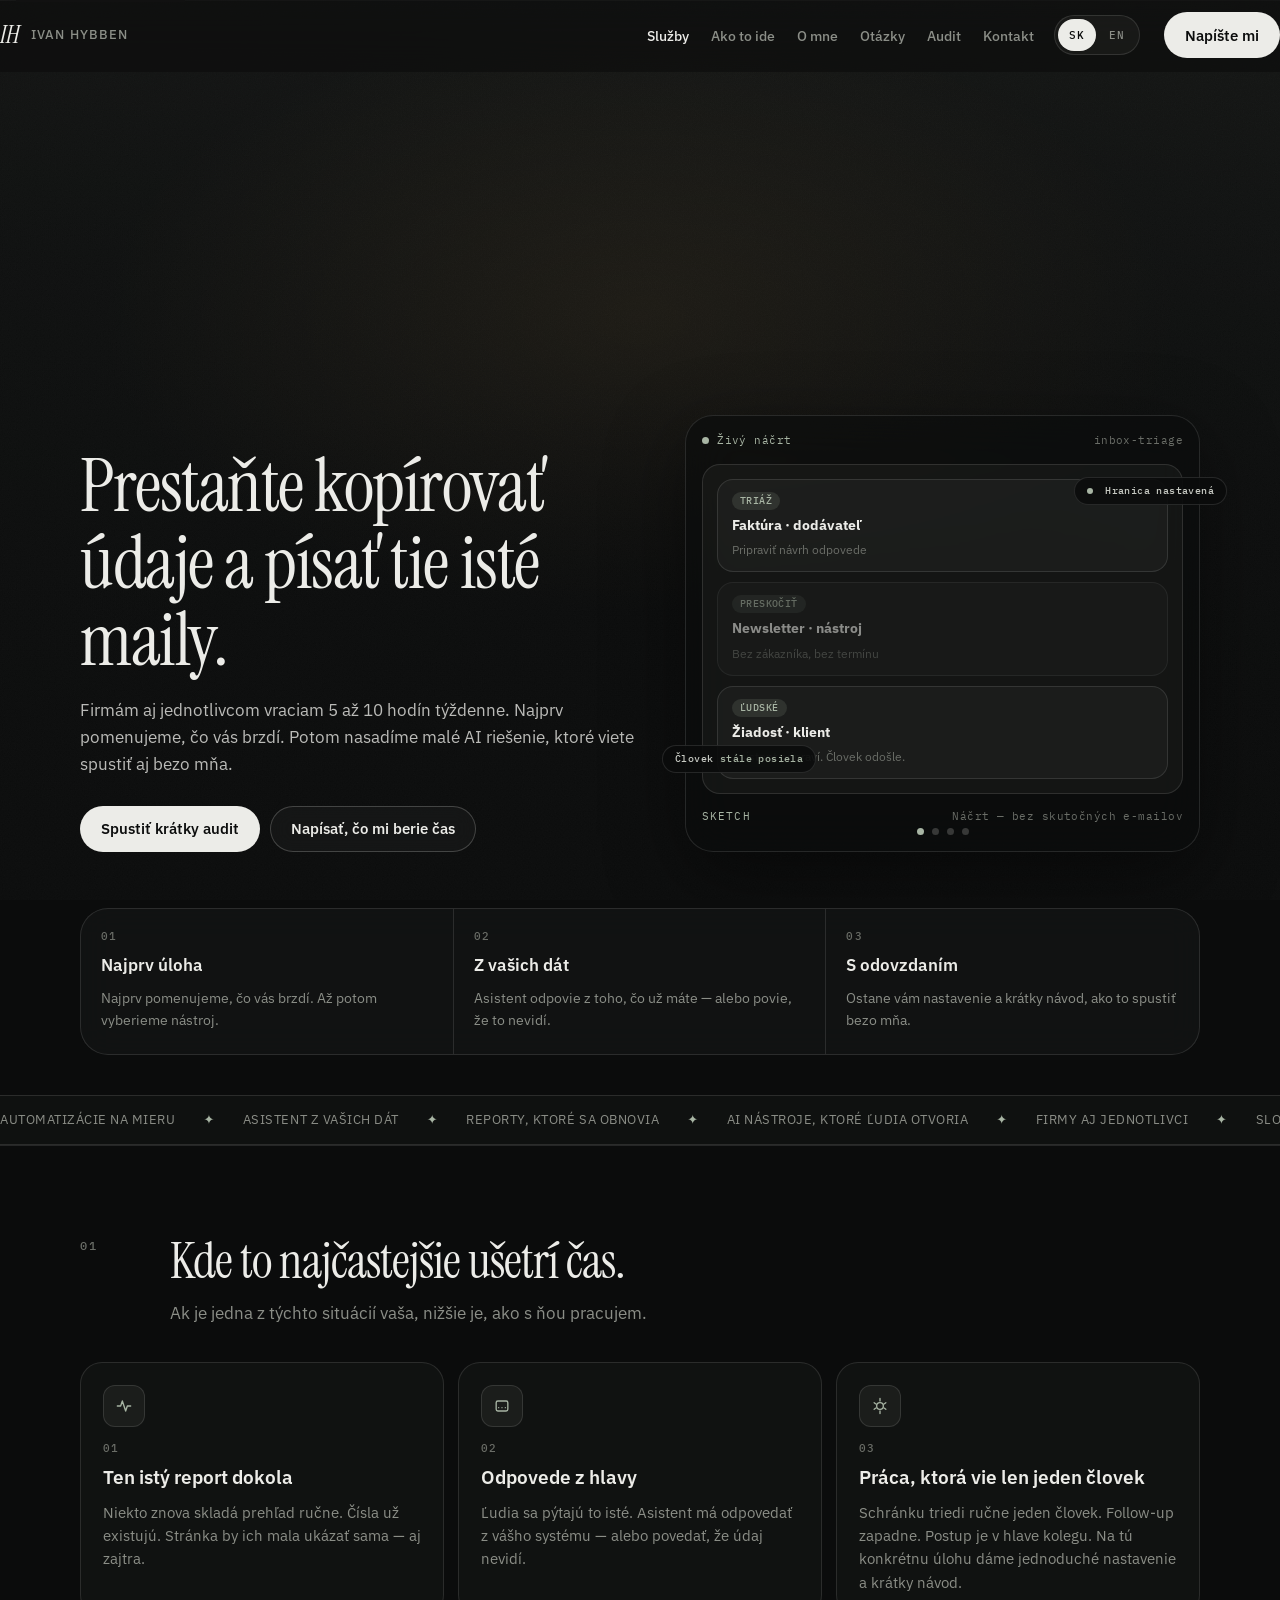
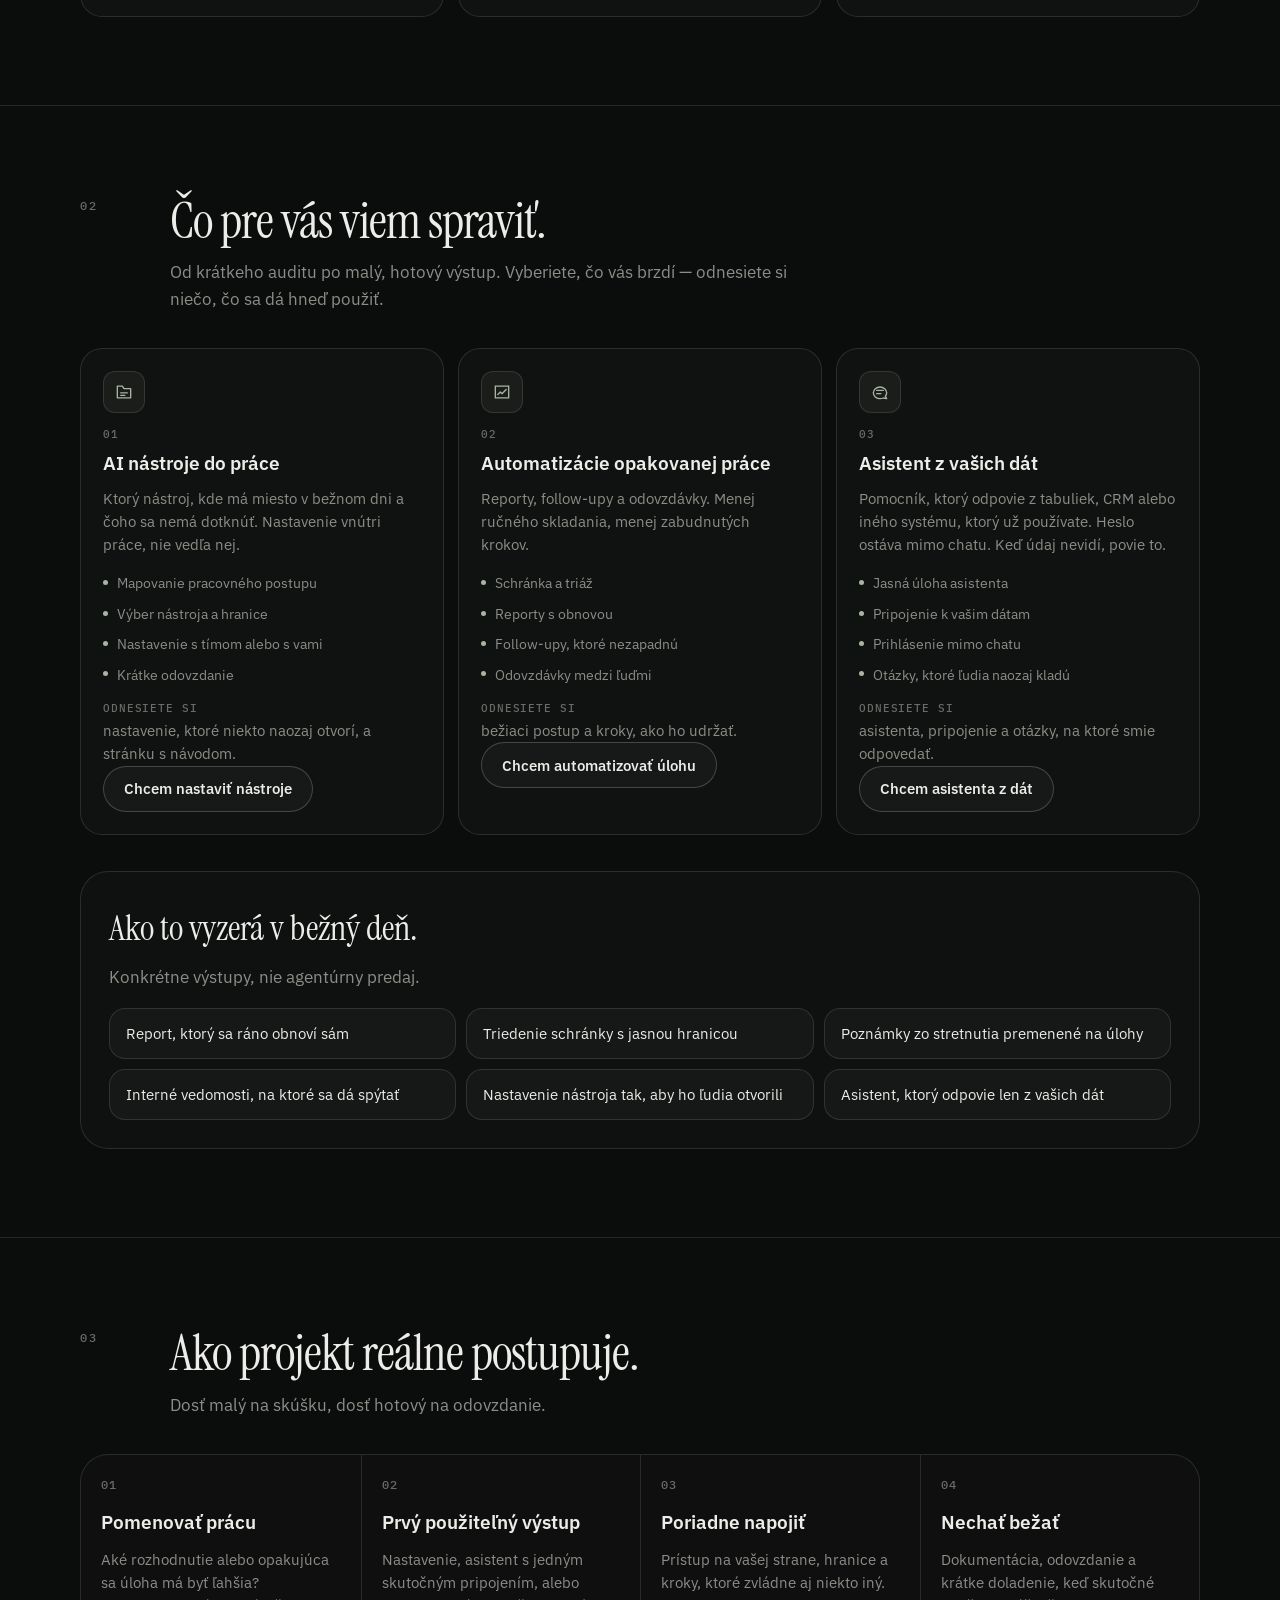
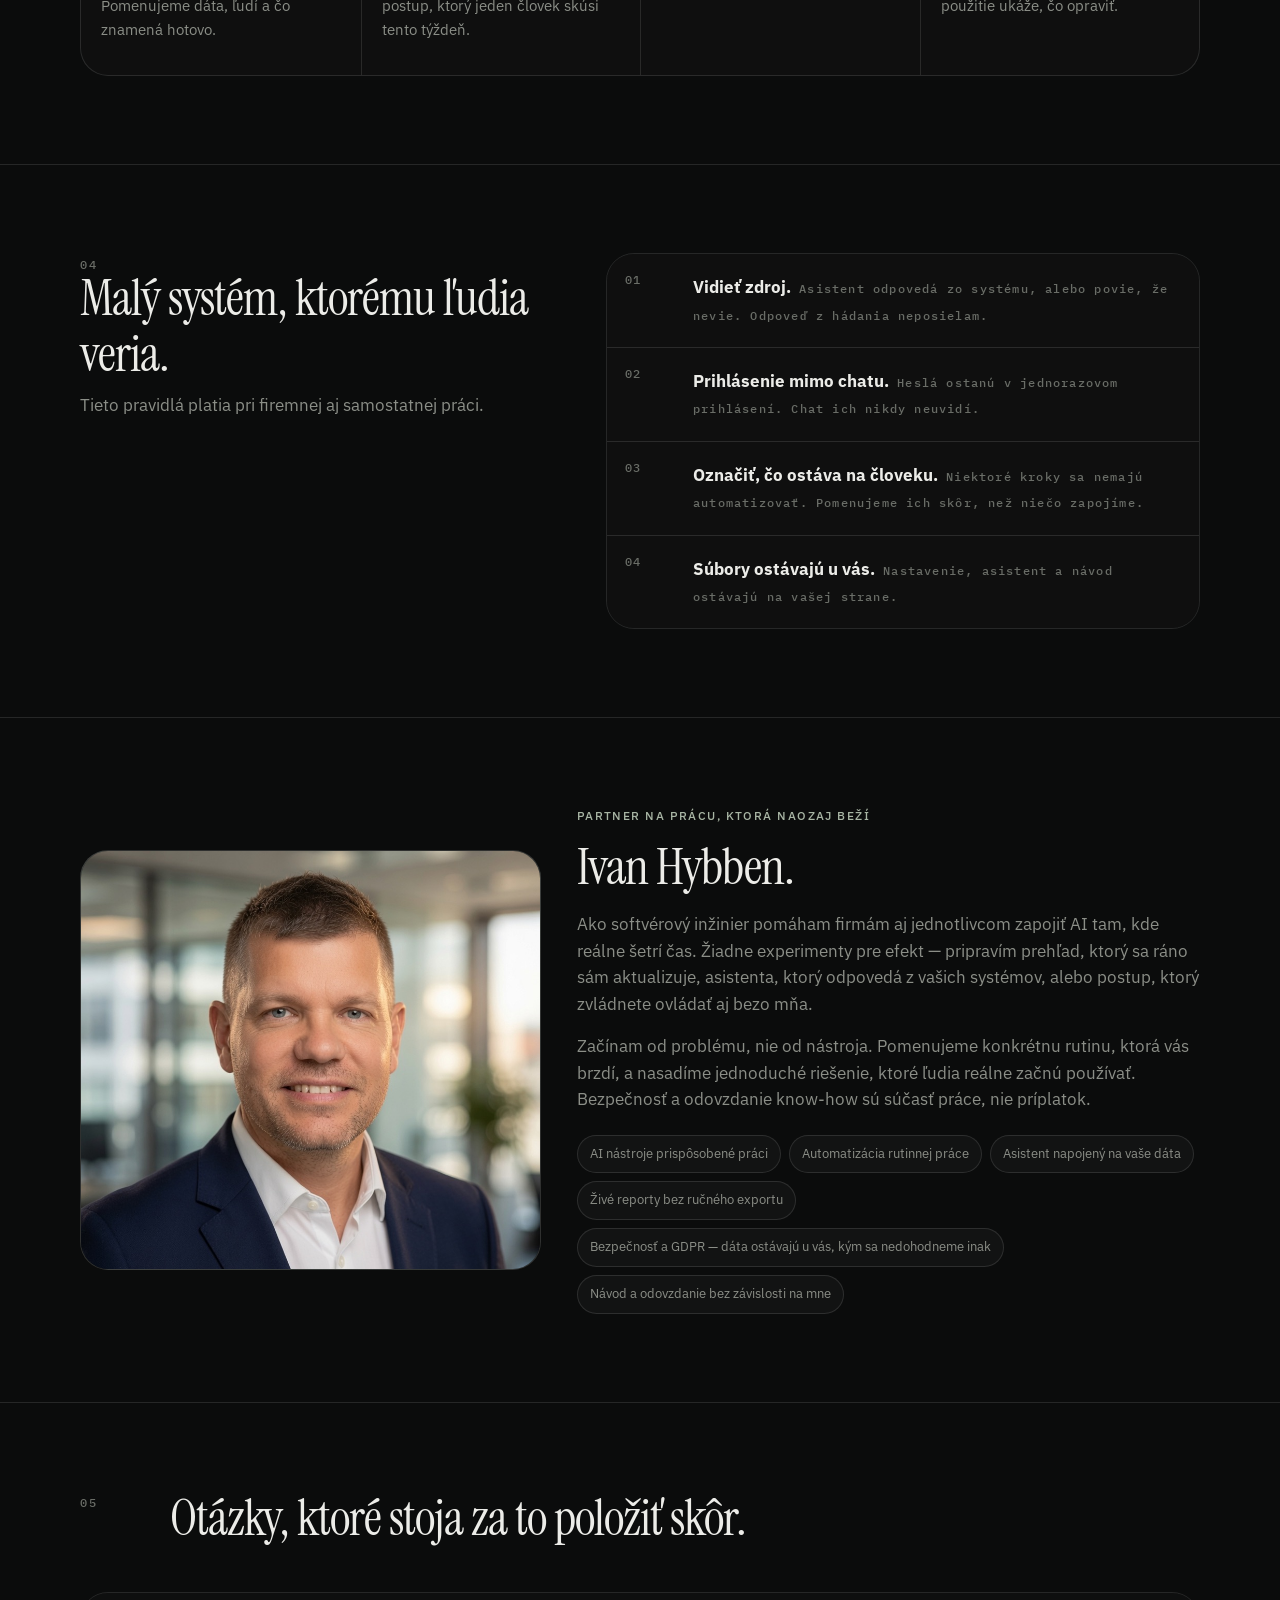
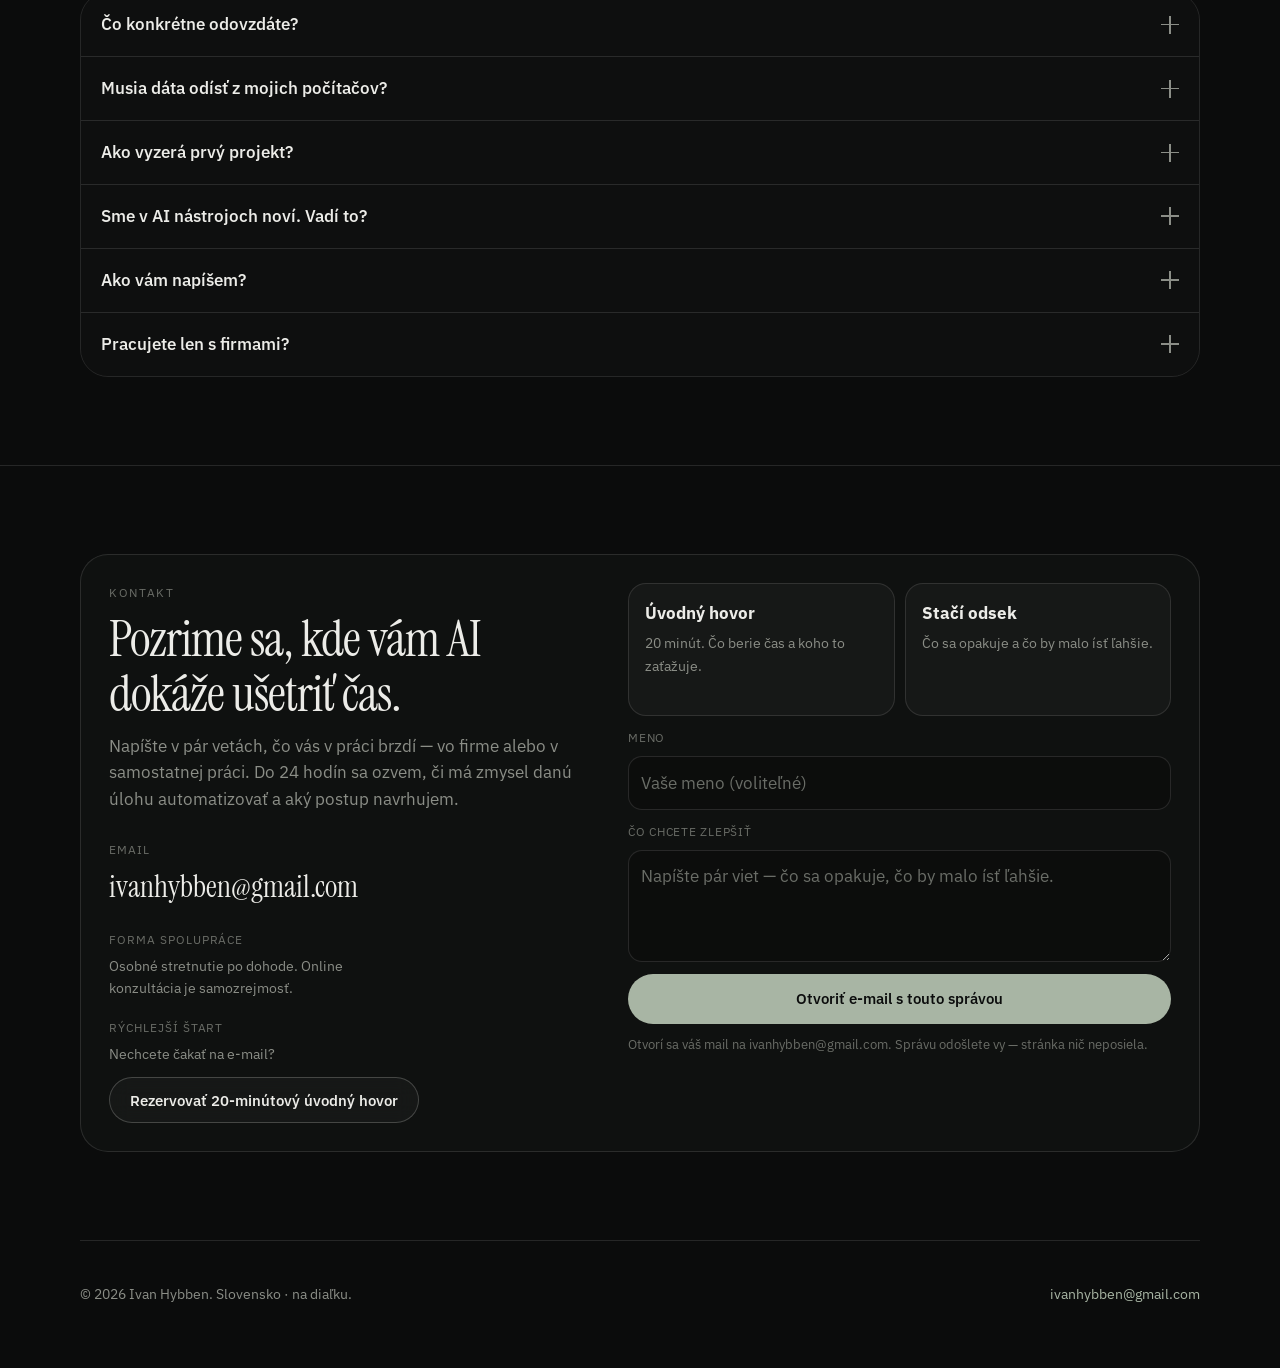
<file: index.html>
<!DOCTYPE html>
<html lang="sk">
<head>
  <meta charset="utf-8">
  <meta name="viewport" content="width=device-width, initial-scale=1">
  <title>Ivan Hybben — menej rutiny, viac hotovej práce</title>
  <meta name="description" content="Pomáham firmám aj jednotlivcom zbaviť sa opakovanej rutiny: reporty, maily, odpovede z vašich dát a nastavenie AI, ktoré ľudia naozaj otvoria. Slovensko · na diaľku.">
  <meta property="og:title" content="Ivan Hybben — menej rutiny, viac hotovej práce">
  <meta property="og:description" content="Firmám aj jednotlivcom pomáham zbaviť sa opakovanej rutiny pomocou AI a automatizácií na mieru.">
  <meta property="og:type" content="website">
  <meta property="og:url" content="https://mellor28.github.io/ivan-hybben/">
  <meta property="og:image" content="https://mellor28.github.io/ivan-hybben/images/ivan.jpg">
  <meta name="twitter:card" content="summary_large_image">
  <link rel="icon" href="favicon.svg" type="image/svg+xml">
  <link rel="preconnect" href="https://fonts.googleapis.com">
  <link rel="preconnect" href="https://fonts.gstatic.com" crossorigin>
  <link href="https://fonts.googleapis.com/css2?family=IBM+Plex+Mono:wght@400;500&family=IBM+Plex+Sans:ital,wght@0,400;0,500;0,600;1,400&family=Instrument+Serif:ital@0;1&display=swap" rel="stylesheet">
  <link rel="stylesheet" href="css/styles.css">
  <script>document.documentElement.classList.add("js");</script>
</head>
<body id="top">
  <a class="skip" href="#fit" data-i18n="skip">Preskočiť na obsah</a>
  <div class="atmosphere" aria-hidden="true">
    <span class="orb orb-a"></span>
    <span class="orb orb-b"></span>
    <span class="orb orb-c"></span>
    <span class="grid-fade"></span>
    <span class="noise"></span>
  </div>
  <div class="spotlight" data-spotlight aria-hidden="true"></div>
  <div class="progress" data-progress></div>

  <header class="nav" data-nav data-open="false">
    <div class="wrap nav-inner">
      <a class="brand" href="#top">
        <span class="mark" aria-hidden="true">IH</span>
        <span>Ivan Hybben</span>
      </a>
      <button class="nav-toggle" type="button" data-nav-toggle aria-expanded="false" aria-controls="nav-links" data-i18n="nav.menu">Menu</button>
      <ul class="nav-links" id="nav-links">
        <li><a href="#services" data-i18n="nav.services">Služby</a></li>
        <li><a href="#process" data-i18n="nav.process">Ako to ide</a></li>
        <li><a href="#about" data-i18n="nav.about">O mne</a></li>
        <li><a href="#faq" data-i18n="nav.faq">Otázky</a></li>
        <li><a href="audit.html" data-i18n="nav.audit">Audit</a></li>
        <li><a href="#contact" data-i18n="nav.contact">Kontakt</a></li>
      </ul>
      <div class="lang-switch" role="group" aria-label="Language">
        <button type="button" data-lang="sk" aria-pressed="true">SK</button>
        <button type="button" data-lang="en" aria-pressed="false">EN</button>
      </div>
      <a class="btn btn-ink nav-cta" href="#contact" data-i18n="nav.talk">Napíšte mi</a>
    </div>
  </header>

  <main>
    <section class="hero-stage">
      <div class="wrap hero">
        <div class="hero-copy is-in" data-reveal>
          <h1>
            <span data-i18n="hero.h1.a">Prestaňte kopírovať údaje a písať tie isté maily.</span>
          </h1>
          <p class="deck" data-i18n="hero.deck">Firmám aj jednotlivcom vraciam 5 až 10 hodín týždenne. Najprv pomenujeme, čo vás brzdí. Potom nasadíme malé AI riešenie, ktoré viete spustiť aj bezo mňa.</p>
          <div class="hero-actions">
            <a class="btn btn-ink" href="audit.html" data-i18n="hero.cta.audit">Spustiť krátky audit</a>
            <a class="btn btn-ghost" href="#contact" data-i18n="hero.cta.talk">Napísať, čo mi berie čas</a>
          </div>
        </div>

        <aside class="console is-in" aria-label="Illustrative sketches" data-tilt data-reveal data-sketches>
          <span class="console-orbit orbit-one"></span>
          <span class="console-orbit orbit-two"></span>
          <div class="console-top">
            <span class="live"><i></i> <span data-sketch-live>Živý náčrt</span></span>
            <span data-sketch-title>inbox-triage</span>
          </div>
          <div class="console-body" data-sketch-body>
            <div class="sketch-stack">
              <div class="mail-row"><span class="tag-soft">Triáž</span><b>Faktúra · dodávateľ</b><small>Pripraviť návrh odpovede</small></div>
              <div class="mail-row mute"><span class="tag-soft">Preskočiť</span><b>Newsletter · nástroj</b><small>Bez zákazníka, bez termínu</small></div>
              <div class="mail-row"><span class="tag-soft">Ľudské</span><b>Žiadosť · klient</b><small>Asistent pripraví. Človek odošle.</small></div>
            </div>
          </div>
          <div class="console-foot">
            <span class="sketch-badge">Sketch</span>
            <span data-sketch-foot>Náčrt — bez skutočných e-mailov</span>
          </div>
          <div class="sketch-dots" data-sketch-dots></div>
          <div class="console-float float-one" data-sketch-float1><i></i> Hranica nastavená</div>
          <div class="console-float float-two" data-sketch-float2>Človek <b>stále posiela</b></div>
        </aside>
      </div>
    </section>

    <div class="proof wrap is-in" data-reveal>
      <article>
        <strong>01</strong>
        <h3 data-i18n="proof.1.t">Najprv úloha</h3>
        <p data-i18n="proof.1.p">Najprv pomenujeme, čo vás brzdí. Až potom vyberieme nástroj.</p>
      </article>
      <article>
        <strong>02</strong>
        <h3 data-i18n="proof.2.t">Z vašich dát</h3>
        <p data-i18n="proof.2.p">Asistent odpovie z toho, čo už máte — alebo povie, že to nevidí.</p>
      </article>
      <article>
        <strong>03</strong>
        <h3 data-i18n="proof.3.t">S odovzdaním</h3>
        <p data-i18n="proof.3.p">Ostane vám nastavenie a krátky návod, ako to spustiť bezo mňa.</p>
      </article>
    </div>

    <div class="ticker" aria-hidden="true" data-ticker></div>

    <section id="fit">
      <div class="wrap">
        <div class="section-head" data-reveal>
          <p class="index" data-i18n="fit.index">01</p>
          <div>
            <h2 data-i18n="fit.h2">Kde to najčastejšie ušetrí čas.</h2>
            <p class="lede" data-i18n="fit.lede">Ak je jedna z týchto situácií vaša, nižšie je, ako s ňou pracujem.</p>
          </div>
        </div>
        <div class="fit-grid">
          <article data-reveal>
            <div class="icon-box" aria-hidden="true">
              <svg viewBox="0 0 24 24" fill="none"><path d="M4 12h4l2-6 4 12 2-6h4" stroke="currentColor" stroke-width="1.6" stroke-linecap="round" stroke-linejoin="round"/></svg>
            </div>
            <span class="num">01</span>
            <h3 data-i18n="fit.1.t">Ten istý report dokola</h3>
            <p data-i18n="fit.1.p">Niekto znova skladá prehľad ručne. Čísla už existujú. Stránka by ich mala ukázať sama — aj zajtra.</p>
          </article>
          <article data-reveal>
            <div class="icon-box violet" aria-hidden="true">
              <svg viewBox="0 0 24 24" fill="none"><path d="M8 14h.01M12 14h.01M16 14h.01M7 18h10a2 2 0 0 0 2-2V8a2 2 0 0 0-2-2H7a2 2 0 0 0-2 2v8a2 2 0 0 0 2 2Z" stroke="currentColor" stroke-width="1.6" stroke-linecap="round"/></svg>
            </div>
            <span class="num">02</span>
            <h3 data-i18n="fit.2.t">Odpovede z hlavy</h3>
            <p data-i18n="fit.2.p">Ľudia sa pýtajú to isté. Asistent má odpovedať z vášho systému — alebo povedať, že údaj nevidí.</p>
          </article>
          <article data-reveal>
            <div class="icon-box lime" aria-hidden="true">
              <svg viewBox="0 0 24 24" fill="none"><path d="M12 3v3M12 18v3M5 8l2 1.5M17 14.5 19 16M5 16l2-1.5M17 9.5 19 8M8 12a4 4 0 1 0 8 0 4 4 0 0 0-8 0Z" stroke="currentColor" stroke-width="1.6" stroke-linecap="round"/></svg>
            </div>
            <span class="num">03</span>
            <h3 data-i18n="fit.3.t">Práca, ktorá vie len jeden človek</h3>
            <p data-i18n="fit.3.p">Schránku triedi ručne jeden človek. Follow-up zapadne. Postup je v hlave kolegu. Na tú konkrétnu úlohu dáme jednoduché nastavenie a krátky návod.</p>
          </article>
        </div>
      </div>
    </section>

    <section id="services">
      <div class="wrap">
        <div class="section-head" data-reveal>
          <p class="index" data-i18n="svc.index">02</p>
          <div>
            <h2 data-i18n="svc.h2">Čo pre vás viem spraviť.</h2>
            <p class="lede" data-i18n="svc.lede">Od krátkeho auditu po malý, hotový výstup. Vyberiete, čo vás brzdí — odnesiete si niečo, čo sa dá hneď použiť.</p>
          </div>
        </div>
        <div class="services">
          <article class="card" data-reveal>
            <div class="icon-box" aria-hidden="true">
              <svg viewBox="0 0 24 24" fill="none"><path d="M4 19V5h6l2 3h8v11H4Z" stroke="currentColor" stroke-width="1.6" stroke-linejoin="round"/><path d="M8 13h8M8 16h5" stroke="currentColor" stroke-width="1.6" stroke-linecap="round"/></svg>
            </div>
            <span class="num">01</span>
            <h3 data-i18n="svc.1.t">AI nástroje do práce</h3>
            <p data-i18n="svc.1.p">Ktorý nástroj, kde má miesto v bežnom dni a čoho sa nemá dotknúť. Nastavenie vnútri práce, nie vedľa nej.</p>
            <ul>
              <li data-i18n="svc.1.l1">Mapovanie pracovného postupu</li>
              <li data-i18n="svc.1.l2">Výber nástroja a hranice</li>
              <li data-i18n="svc.1.l3">Nastavenie s tímom alebo s vami</li>
              <li data-i18n="svc.1.l4">Krátke odovzdanie</li>
            </ul>
            <p class="leave"><span data-i18n="leave">Odnesiete si</span> <span data-i18n="svc.1.leave">nastavenie, ktoré niekto naozaj otvorí, a stránku s návodom.</span></p>
            <a class="btn btn-ghost" href="#contact" data-i18n="svc.1.cta">Chcem nastaviť nástroje</a>
          </article>
          <article class="card" data-reveal>
            <div class="icon-box violet" aria-hidden="true">
              <svg viewBox="0 0 24 24" fill="none"><path d="M4 19V5h16v14H4Z" stroke="currentColor" stroke-width="1.6"/><path d="M7 15l3-3 2 2 5-5" stroke="currentColor" stroke-width="1.6" stroke-linecap="round" stroke-linejoin="round"/></svg>
            </div>
            <span class="num">02</span>
            <h3 data-i18n="svc.2.t">Automatizácie opakovanej práce</h3>
            <p data-i18n="svc.2.p">Reporty, follow-upy a odovzdávky. Menej ručného skladania, menej zabudnutých krokov.</p>
            <ul>
              <li data-i18n="svc.2.l1">Schránka a triáž</li>
              <li data-i18n="svc.2.l2">Reporty s obnovou</li>
              <li data-i18n="svc.2.l3">Follow-upy, ktoré nezapadnú</li>
              <li data-i18n="svc.2.l4">Odovzdávky medzi ľuďmi</li>
            </ul>
            <p class="leave"><span data-i18n="leave">Odnesiete si</span> <span data-i18n="svc.2.leave">bežiaci postup a kroky, ako ho udržať.</span></p>
            <a class="btn btn-ghost" href="#contact" data-i18n="svc.2.cta">Chcem automatizovať úlohu</a>
          </article>
          <article class="card" data-reveal>
            <div class="icon-box orange" aria-hidden="true">
              <svg viewBox="0 0 24 24" fill="none"><path d="M8 10h8M8 14h5" stroke="currentColor" stroke-width="1.6" stroke-linecap="round"/><path d="M12 20c-4.4 0-8-3.1-8-7s3.6-7 8-7 8 3.1 8 7c0 1.6-.6 3-1.6 4.2L20 20l-4-.8c-1.2.5-2.6.8-4 .8Z" stroke="currentColor" stroke-width="1.6" stroke-linejoin="round"/></svg>
            </div>
            <span class="num">03</span>
            <h3 data-i18n="svc.3.t">Asistent z vašich dát</h3>
            <p data-i18n="svc.3.p">Pomocník, ktorý odpovie z tabuliek, CRM alebo iného systému, ktorý už používate. Heslo ostáva mimo chatu. Keď údaj nevidí, povie to.</p>
            <ul>
              <li data-i18n="svc.3.l1">Jasná úloha asistenta</li>
              <li data-i18n="svc.3.l2">Pripojenie k vašim dátam</li>
              <li data-i18n="svc.3.l3">Prihlásenie mimo chatu</li>
              <li data-i18n="svc.3.l4">Otázky, ktoré ľudia naozaj kladú</li>
            </ul>
            <p class="leave"><span data-i18n="leave">Odnesiete si</span> <span data-i18n="svc.3.leave">asistenta, pripojenie a otázky, na ktoré smie odpovedať.</span></p>
            <a class="btn btn-ghost" href="#contact" data-i18n="svc.3.cta">Chcem asistenta z dát</a>
          </article>
        </div>

        <div class="skills" data-reveal>
          <h3 data-i18n="skills.h2">Ako to vyzerá v bežný deň.</h3>
          <p class="lede" data-i18n="skills.lede">Konkrétne výstupy, nie agentúrny predaj.</p>
          <ul class="skill-list">
            <li data-i18n="skills.1">Report, ktorý sa ráno obnoví sám</li>
            <li data-i18n="skills.2">Triedenie schránky s jasnou hranicou</li>
            <li data-i18n="skills.3">Poznámky zo stretnutia premenené na úlohy</li>
            <li data-i18n="skills.4">Interné vedomosti, na ktoré sa dá spýtať</li>
            <li data-i18n="skills.5">Nastavenie nástroja tak, aby ho ľudia otvorili</li>
            <li data-i18n="skills.6">Asistent, ktorý odpovie len z vašich dát</li>
          </ul>
        </div>
      </div>
    </section>

    <section id="process">
      <div class="wrap">
        <div class="section-head" data-reveal>
          <p class="index" data-i18n="proc.index">03</p>
          <div>
            <h2 data-i18n="proc.h2">Ako projekt reálne postupuje.</h2>
            <p class="lede" data-i18n="proc.lede">Dosť malý na skúšku, dosť hotový na odovzdanie.</p>
          </div>
        </div>
        <div class="steps" data-reveal>
          <article class="step">
            <b>01</b>
            <h3 data-i18n="proc.1.t">Pomenovať prácu</h3>
            <p data-i18n="proc.1.p">Aké rozhodnutie alebo opakujúca sa úloha má byť ľahšia? Pomenujeme dáta, ľudí a čo znamená hotovo.</p>
          </article>
          <article class="step">
            <b>02</b>
            <h3 data-i18n="proc.2.t">Prvý použiteľný výstup</h3>
            <p data-i18n="proc.2.p">Nastavenie, asistent s jedným skutočným pripojením, alebo postup, ktorý jeden človek skúsi tento týždeň.</p>
          </article>
          <article class="step">
            <b>03</b>
            <h3 data-i18n="proc.3.t">Poriadne napojiť</h3>
            <p data-i18n="proc.3.p">Prístup na vašej strane, hranice a kroky, ktoré zvládne aj niekto iný.</p>
          </article>
          <article class="step">
            <b>04</b>
            <h3 data-i18n="proc.4.t">Nechať bežať</h3>
            <p data-i18n="proc.4.p">Dokumentácia, odovzdanie a krátke doladenie, keď skutočné použitie ukáže, čo opraviť.</p>
          </article>
        </div>
      </div>
    </section>

    <section id="rules">
      <div class="wrap rules">
        <div data-reveal>
          <p class="index" data-i18n="rules.index">04</p>
          <h2 data-i18n="rules.h2">Malý systém, ktorému ľudia veria.</h2>
          <p class="lede" data-i18n="rules.lede">Tieto pravidlá platia pri firemnej aj samostatnej práci.</p>
        </div>
        <ol class="rule-list">
          <li data-reveal>
            <span>01</span>
            <p><strong data-i18n="rules.1">Vidieť zdroj.</strong><span data-i18n="rules.1.p"> Asistent odpovedá zo systému, alebo povie, že nevie. Odpoveď z hádania neposielam.</span></p>
          </li>
          <li data-reveal>
            <span>02</span>
            <p><strong data-i18n="rules.2">Prihlásenie mimo chatu.</strong><span data-i18n="rules.2.p"> Heslá ostanú v jednorazovom prihlásení. Chat ich nikdy neuvidí.</span></p>
          </li>
          <li data-reveal>
            <span>03</span>
            <p><strong data-i18n="rules.3">Označiť, čo ostáva na človeku.</strong><span data-i18n="rules.3.p"> Niektoré kroky sa nemajú automatizovať. Pomenujeme ich skôr, než niečo zapojíme.</span></p>
          </li>
          <li data-reveal>
            <span>04</span>
            <p><strong data-i18n="rules.4">Súbory ostávajú u vás.</strong><span data-i18n="rules.4.p"> Nastavenie, asistent a návod ostávajú na vašej strane.</span></p>
          </li>
        </ol>
      </div>
    </section>

    <section id="about">
      <div class="wrap about">
        <div class="portrait has-photo" data-reveal>
          <img class="portrait-photo" src="images/ivan.jpg" alt="Ivan Hybben">
          <div class="portrait-fallback">
            <p class="kicker" data-i18n="about.kicker">O mne</p>
            <div class="monogram">IH</div>
          </div>
        </div>
        <div class="about-copy" data-reveal>
          <p class="tag" data-i18n="about.tag">Partner na prácu, ktorá naozaj beží</p>
          <h2>Ivan Hybben.</h2>
          <p data-i18n="about.p1">Ako softvérový inžinier pomáham firmám aj jednotlivcom zapojiť AI tam, kde reálne šetrí čas. Žiadne experimenty pre efekt — pripravím prehľad, ktorý sa ráno sám aktualizuje, asistenta, ktorý odpovedá z vašich systémov, alebo postup, ktorý zvládnete ovládať aj bezo mňa.</p>
          <p data-i18n="about.p2">Začínam od problému, nie od nástroja. Pomenujeme konkrétnu rutinu, ktorá vás brzdí, a nasadíme jednoduché riešenie, ktoré ľudia reálne začnú používať. Bezpečnosť a odovzdanie know-how sú súčasť práce, nie príplatok.</p>
          <ul class="chips">
            <li data-i18n="chip.1">AI nástroje prispôsobené práci</li>
            <li data-i18n="chip.2">Automatizácia rutinnej práce</li>
            <li data-i18n="chip.3">Asistent napojený na vaše dáta</li>
            <li data-i18n="chip.4">Živé reporty bez ručného exportu</li>
            <li data-i18n="chip.5">Bezpečnosť a GDPR — dáta ostávajú u vás, kým sa nedohodneme inak</li>
            <li data-i18n="chip.6">Návod a odovzdanie bez závislosti na mne</li>
          </ul>
        </div>
      </div>
    </section>

    <section id="faq">
      <div class="wrap">
        <div class="section-head" data-reveal>
          <p class="index" data-i18n="faq.index">05</p>
          <div>
            <h2 data-i18n="faq.h2">Otázky, ktoré stoja za to položiť skôr.</h2>
          </div>
        </div>
        <div class="faq">
          <article class="faq-item" data-faq data-open="false">
            <h3>
              <button type="button" aria-expanded="false">
                <span data-i18n="faq.1.q">Čo konkrétne odovzdáte?</span>
                <span class="plus" aria-hidden="true"></span>
              </button>
            </h3>
            <div class="faq-panel" data-faq-panel hidden>
              <p data-i18n="faq.1.a">Hotový výstup a návod, ako ho udržať. Môže to byť nastavenie AI v nástrojoch, ktoré už máte, automatizovaný report, alebo asistent napojený na systém, ktorý už používate.</p>
            </div>
          </article>
          <article class="faq-item" data-faq data-open="false">
            <h3>
              <button type="button" aria-expanded="false">
                <span data-i18n="faq.2.q">Musia dáta odísť z mojich počítačov?</span>
                <span class="plus" aria-hidden="true"></span>
              </button>
            </h3>
            <div class="faq-panel" data-faq-panel hidden>
              <p data-i18n="faq.2.a">Nie predvolene. Keď má niečo ostať lokálne, pomenujeme to hneď. Ak má asistent volať vonkajšiu službu, je to samostatné rozhodnutie — nie tichý default.</p>
            </div>
          </article>
          <article class="faq-item" data-faq data-open="false">
            <h3>
              <button type="button" aria-expanded="false">
                <span data-i18n="faq.3.q">Ako vyzerá prvý projekt?</span>
                <span class="plus" aria-hidden="true"></span>
              </button>
            </h3>
            <div class="faq-panel" data-faq-panel hidden>
              <p data-i18n="faq.3.a">Jedna práca, jeden zdroj dát, jeden človek, ktorý to použije. To spustíme, potom rozhodneme, či to má rásť. Na začiatok stačí pár viet o tom, čo chcete zlepšiť.</p>
            </div>
          </article>
          <article class="faq-item" data-faq data-open="false">
            <h3>
              <button type="button" aria-expanded="false">
                <span data-i18n="faq.4.q">Sme v AI nástrojoch noví. Vadí to?</span>
                <span class="plus" aria-hidden="true"></span>
              </button>
            </h3>
            <div class="faq-panel" data-faq-panel hidden>
              <p data-i18n="faq.4.a">To je bežný štart. Nastavenie zahŕňa ktorý nástroj, kde má miesto v dni a čoho sa nemá dotknúť. Cieľ je zvyk, nie hromada účtov.</p>
            </div>
          </article>
          <article class="faq-item" data-faq data-open="false">
            <h3>
              <button type="button" aria-expanded="false">
                <span data-i18n="faq.5.q">Ako vám napíšem?</span>
                <span class="plus" aria-hidden="true"></span>
              </button>
            </h3>
            <div class="faq-panel" data-faq-panel hidden>
              <p data-i18n="faq.5.a">Na ivanhybben@gmail.com. Formulár otvorí váš mail s predvyplnenou správou — odošlete ju vy. Ak mailový program naskočí zle, napíšte priamo na tento e-mail.</p>
            </div>
          </article>
          <article class="faq-item" data-faq data-open="false">
            <h3>
              <button type="button" aria-expanded="false">
                <span data-i18n="faq.6.q">Pracujete len s firmami?</span>
                <span class="plus" aria-hidden="true"></span>
              </button>
            </h3>
            <div class="faq-panel" data-faq-panel hidden>
              <p data-i18n="faq.6.a">Nie. Rovnako beriem živnostníkov a jednotlivcov, ktorí opakujú tú istú prácu každý týždeň. Prvý projekt je vždy jedna úloha, nie celá firma.</p>
            </div>
          </article>

        </div>
      </div>
    </section>

    <section id="contact">
      <!-- BOOKING_URL: paste Cal.com / Calendly URL here when ready. Until then the CTA uses mailto. -->
      <div class="wrap">
        <div class="contact">
          <div>
            <p class="kicker" data-i18n="contact.kicker">Kontakt</p>
            <h2 data-i18n="contact.h2">Pozrime sa, kde vám AI dokáže ušetriť čas.</h2>
            <p class="lede" data-i18n="contact.lede">Napíšte v pár vetách, čo vás v práci brzdí — vo firme alebo v samostatnej práci. Do 24 hodín sa ozvem, či má zmysel danú úlohu automatizovať a aký postup navrhujem.</p>
            <div class="contact-list">
              <div>
                <span data-i18n="contact.email">Email</span>
                <a href="mailto:ivanhybben@gmail.com">ivanhybben@gmail.com</a>
              </div>
              <div class="where">
                <span data-i18n="contact.work">Forma spolupráce</span>
                <p class="place-note" data-i18n="contact.work.p">Osobné stretnutie po dohode. Online konzultácia je samozrejmosť.</p>
              </div>
              <div class="where">
                <span data-i18n="contact.fast.t">Rýchlejší štart</span>
                <p class="place-note" data-i18n="contact.fast.p">Nechcete čakať na e-mail?</p>
                <a class="btn btn-ghost" data-i18n="contact.fast.cta" href="mailto:ivanhybben@gmail.com?subject=%C3%9Avodn%C3%BD%2020-min%C3%BAtov%C3%BD%20hovor">Rezervovať 20-minútový úvodný hovor</a>
              </div>
            </div>
          </div>
          <div class="contact-side">
            <div class="offer-row">
              <article class="mini">
                <h3 data-i18n="contact.offer1.t">Úvodný hovor</h3>
                <p data-i18n="contact.offer1.p">20 minút. Čo berie čas a koho to zaťažuje.</p>
              </article>
              <article class="mini">
                <h3 data-i18n="contact.offer2.t">Stačí odsek</h3>
                <p data-i18n="contact.offer2.p">Čo sa opakuje a čo by malo ísť ľahšie.</p>
              </article>
            </div>
            <form data-form>
              <label class="field">
                <span data-i18n="contact.name">Meno</span>
                <input name="name" autocomplete="name" data-i18n-placeholder="contact.name.ph" placeholder="Vaše meno (voliteľné)">
              </label>
              <label class="field">
                <span data-i18n="contact.note">Čo chcete zlepšiť</span>
                <textarea name="note" required data-i18n-placeholder="contact.note.ph" placeholder="Napíšte pár viet — čo sa opakuje, čo by malo ísť ľahšie."></textarea>
              </label>
              <button class="btn btn-lime" type="submit" data-i18n="contact.submit">Otvoriť e-mail s touto správou</button>
              <p class="form-hint" data-i18n="contact.hint">Otvorí sa váš mail na ivanhybben@gmail.com. Správu odošlete vy — stránka nič neposiela.</p>
              <p class="form-status" data-form-status role="status"></p>
            </form>
          </div>
        </div>
      </div>
    </section>
  </main>

  <footer class="wrap footer">
    <p data-i18n="footer.copy">© 2026 Ivan Hybben. Slovensko · na diaľku.</p>
    <p><a href="mailto:ivanhybben@gmail.com" data-i18n="footer.mail">ivanhybben@gmail.com</a></p>
  </footer>

  <script src="js/i18n.js"></script>
  <script src="js/sketches.js"></script>
  <script src="js/main.js"></script>
</body>
</html>
</file>
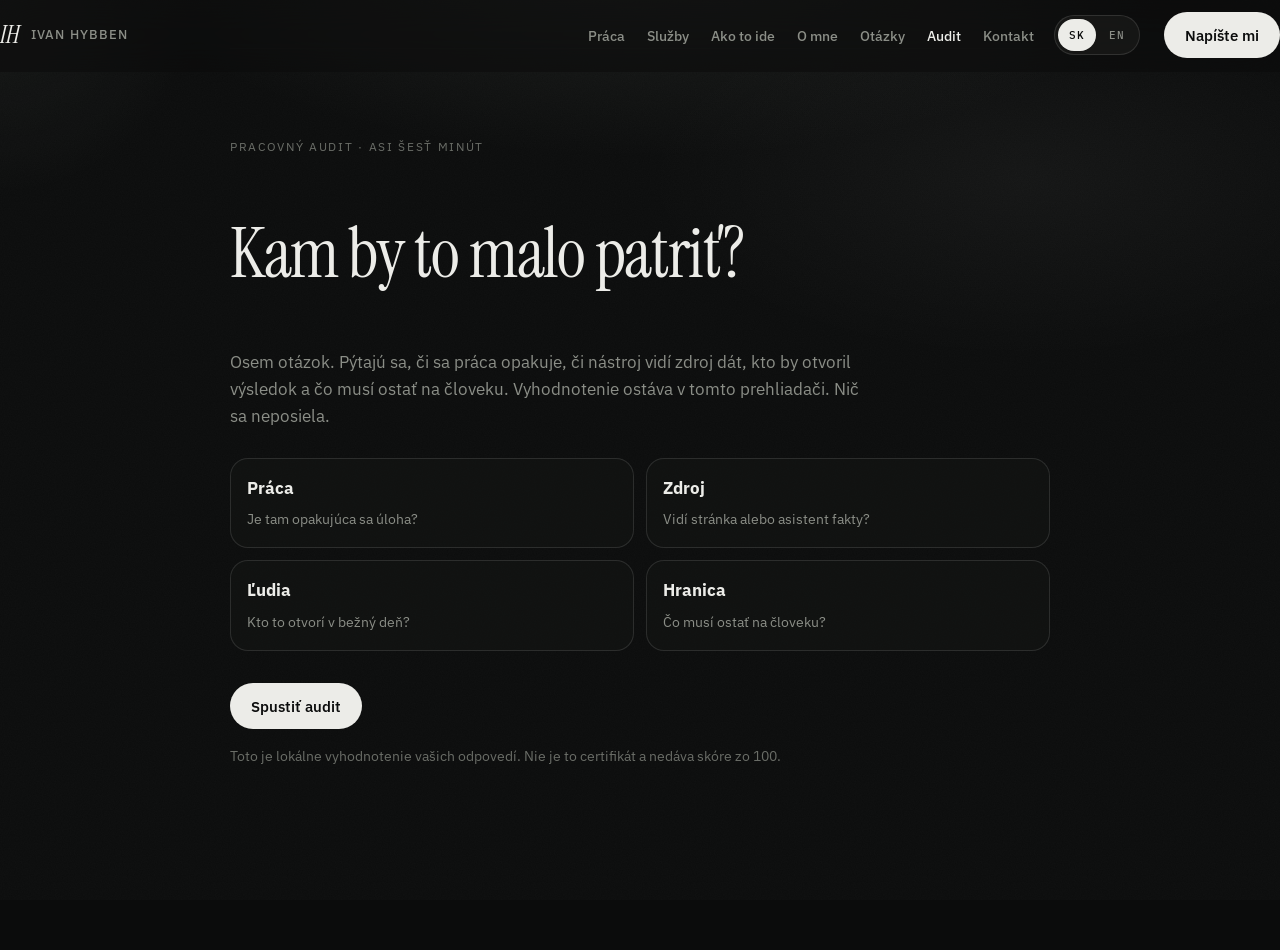
<file: audit-send.html>
<!DOCTYPE html>
<html lang="sk">
<head>
  <meta charset="utf-8">
  <meta name="viewport" content="width=device-width, initial-scale=1">
  <title>Pracovný audit — Ivan Hybben</title>
  <meta name="description" content="Osem otázok o opakujúcej sa práci, zdroji, človeku, ktorý by otvoril výsledok, a o tom, čo musí ostať ľudské. Odpovede ostávajú v prehliadači.">
  <link rel="preconnect" href="https://fonts.googleapis.com">
  <link rel="preconnect" href="https://fonts.gstatic.com" crossorigin>
  <link href="https://fonts.googleapis.com/css2?family=IBM+Plex+Mono:wght@400;500&family=IBM+Plex+Sans:ital,wght@0,400;0,500;0,600;1,400&family=Instrument+Serif:ital@0;1&display=swap" rel="stylesheet">
  <style>
:root {
  color-scheme: dark;
  --page: #0b0c0c;
  --surface: #141615;
  --surface-2: #1c1f1d;
  --ink: #ecece8;
  --muted: #8b8e87;
  --faint: #6a6d67;
  --line: rgba(236, 236, 232, 0.12);
  --line-strong: rgba(236, 236, 232, 0.22);
  --sage: #a8b5a4;
  --cream: #ecece8;
  --nav: 72px;
  --radius: 22px;
  --radius-lg: 28px;
  --shadow: 0 24px 80px rgba(0, 0, 0, 0.45);
  --serif: "Instrument Serif", "Iowan Old Style", "Times New Roman", Georgia, serif;
  --sans: "IBM Plex Sans", ui-sans-serif, system-ui, -apple-system, sans-serif;
  --mono: "IBM Plex Mono", ui-monospace, SFMono-Regular, Menlo, monospace;
}

* { box-sizing: border-box; }
html {
  scroll-behavior: smooth;
  background: var(--page);
}
body {
  margin: 0;
  min-height: 100vh;
  color: var(--ink);
  background: var(--page);
  font-family: var(--sans);
  font-size: 16.5px;
  line-height: 1.6;
  -webkit-font-smoothing: antialiased;
  overflow-x: hidden;
}
body.nav-open { overflow: hidden; }
img, svg { display: block; max-width: 100%; }
a { color: inherit; }
button, input, select, textarea { font: inherit; color: inherit; }
::selection { background: var(--sage); color: #0b0c0c; }

.skip {
  position: absolute;
  left: 16px;
  top: -40px;
  z-index: 40;
  padding: 8px 12px;
  background: #111;
  color: #fff;
}
.skip:focus { top: 12px; }

.atmosphere {
  position: fixed;
  inset: 0;
  z-index: 0;
  pointer-events: none;
  overflow: hidden;
  background: var(--page);
}
.orb { display: none; }
.grid-fade {
  position: absolute;
  inset: 0;
  background:
    radial-gradient(ellipse 80% 50% at 50% -10%, rgba(168, 181, 164, 0.12), transparent 55%),
    radial-gradient(ellipse 60% 40% at 80% 20%, rgba(236, 236, 232, 0.04), transparent 50%);
}
.noise {
  position: absolute;
  inset: 0;
  opacity: 0.55;
  background-image: url("data:image/svg+xml;utf8,<svg xmlns='http://www.w3.org/2000/svg' width='160' height='160'><filter id='n'><feTurbulence type='fractalNoise' baseFrequency='0.85' numOctaves='2' stitchTiles='stitch'/><feColorMatrix values='0 0 0 0 1  0 0 0 0 1  0 0 0 0 1  0 0 0 0.045 0'/></filter><rect width='100%' height='100%' filter='url(%23n)'/></svg>");
}

.spotlight {
  position: fixed;
  z-index: 1;
  width: 420px;
  height: 420px;
  margin: -210px 0 0 -210px;
  border-radius: 50%;
  pointer-events: none;
  background: radial-gradient(circle, rgba(168, 181, 164, 0.08), transparent 65%);
  opacity: 0.7;
  mix-blend-mode: screen;
}
.progress {
  position: fixed;
  top: 0;
  left: 0;
  z-index: 50;
  width: 100%;
  height: 2px;
  transform-origin: 0 50%;
  transform: scaleX(0);
  background: linear-gradient(90deg, var(--sage), var(--cream));
  pointer-events: none;
}

.wrap {
  width: min(1120px, calc(100% - 48px));
  margin-inline: auto;
  position: relative;
  z-index: 2;
}

.nav {
  position: fixed;
  inset: 0 0 auto;
  z-index: 30;
  height: var(--nav);
  display: flex;
  align-items: center;
  background: rgba(11, 12, 12, 0.55);
  backdrop-filter: blur(18px);
  border-bottom: 1px solid transparent;
}
.is-scrolled .nav {
  background: rgba(11, 12, 12, 0.88);
  border-bottom-color: var(--line);
}
.nav-inner {
  display: flex;
  align-items: center;
  gap: 20px;
  width: 100%;
}
.brand {
  display: flex;
  align-items: center;
  gap: 12px;
  text-decoration: none;
  font-weight: 500;
  letter-spacing: -0.02em;
}
.mark {
  font-family: var(--serif);
  font-style: italic;
  font-size: 1.55rem;
  line-height: 1;
  color: var(--ink);
  background: none;
  box-shadow: none;
  width: auto;
  height: auto;
  border-radius: 0;
}
.brand > span:last-child {
  font-size: 13px;
  letter-spacing: 0.08em;
  text-transform: uppercase;
  color: var(--muted);
  font-weight: 500;
}
.nav-links {
  display: flex;
  gap: 22px;
  margin-left: auto;
  list-style: none;
  padding: 0;
}
.nav-links a {
  text-decoration: none;
  color: var(--muted);
  font-size: 13.5px;
  font-weight: 500;
}
.nav-links a[aria-current="true"],
.nav-links a[aria-current="page"],
.nav-links a:hover { color: var(--ink); }
.nav-cta { margin-left: 4px; }
.lang-switch {
  display: inline-flex;
  align-items: center;
  gap: 2px;
  padding: 3px;
  border-radius: 999px;
  border: 1px solid var(--line);
  background: rgba(236, 236, 232, 0.04);
}
.lang-switch button {
  min-width: 38px;
  min-height: 32px;
  padding: 0 10px;
  border: 0;
  border-radius: 999px;
  background: transparent;
  color: var(--muted);
  font: 500 11px/1 var(--mono);
  letter-spacing: 0.06em;
  cursor: pointer;
}
.lang-switch button.is-active,
.lang-switch button[aria-pressed="true"] {
  color: #0b0c0c;
  background: var(--cream);
}
.nav-toggle {
  display: none;
  margin-left: auto;
  border: 1px solid var(--line);
  background: rgba(236, 236, 232, 0.04);
  border-radius: 999px;
  padding: 8px 14px;
  cursor: pointer;
}

.btn {
  display: inline-flex;
  align-items: center;
  justify-content: center;
  gap: 8px;
  min-height: 46px;
  padding: 0 20px;
  border-radius: 999px;
  border: 1px solid transparent;
  text-decoration: none;
  cursor: pointer;
  font-weight: 560;
  font-size: 14.5px;
  transition: transform 0.2s ease, background 0.2s ease, border-color 0.2s ease, color 0.2s ease;
}
.btn:hover { transform: translateY(-1px); }
.btn-ink {
  color: #0b0c0c;
  background: var(--cream);
  box-shadow: none;
}
.btn-ink:hover { background: #fff; }
.btn-ghost {
  color: var(--ink);
  border-color: var(--line-strong);
  background: rgba(236, 236, 232, 0.03);
  backdrop-filter: blur(10px);
}
.btn-ghost:hover {
  border-color: rgba(236, 236, 232, 0.35);
  background: rgba(236, 236, 232, 0.06);
}
.btn-lime {
  color: #0b0c0c;
  background: var(--sage);
  box-shadow: none;
}
.btn-lime:hover { filter: brightness(1.06); }

.hero-stage {
  position: relative;
  z-index: 2;
  min-height: 100svh;
  display: flex;
  align-items: flex-end;
  padding: calc(var(--nav) + 36px) 0 48px;
  overflow: hidden;
}
.hero-stage::before {
  content: "";
  position: absolute;
  inset: 0;
  z-index: 0;
  background:
    linear-gradient(180deg, rgba(11, 12, 12, 0.35) 0%, rgba(11, 12, 12, 0.55) 45%, rgba(11, 12, 12, 0.92) 100%),
    radial-gradient(ellipse 70% 55% at 50% 35%, rgba(180, 140, 80, 0.18), transparent 60%),
    radial-gradient(ellipse 90% 70% at 50% 80%, #0b0c0c 0%, transparent 55%),
    linear-gradient(185deg, #1a1c1a 0%, #121413 35%, #0b0c0c 100%);
}
.hero-stage::after {
  content: "";
  position: absolute;
  inset: 0;
  z-index: 0;
  opacity: 0.45;
  background-image: url("data:image/svg+xml;utf8,<svg xmlns='http://www.w3.org/2000/svg' width='160' height='160'><filter id='n'><feTurbulence type='fractalNoise' baseFrequency='0.85' numOctaves='2' stitchTiles='stitch'/><feColorMatrix values='0 0 0 0 1  0 0 0 0 1  0 0 0 0 1  0 0 0 0.05 0'/></filter><rect width='100%' height='100%' filter='url(%23n)'/></svg>");
  pointer-events: none;
}
.hero {
  display: grid;
  grid-template-columns: 1.05fr 0.95fr;
  gap: 36px;
  align-items: end;
  width: min(1120px, calc(100% - 48px));
  margin: 0 auto;
  position: relative;
  z-index: 2;
}
.hero-copy .kicker {
  margin: 0 0 18px;
  color: var(--muted);
  font-size: 12px;
  font-weight: 500;
  letter-spacing: 0.16em;
  text-transform: uppercase;
}
.hero h1 {
  margin: 0 0 18px;
  font-family: var(--serif);
  font-weight: 400;
  font-size: clamp(2.8rem, 6.2vw, 4.6rem);
  line-height: 1.05;
  letter-spacing: -0.02em;
  max-width: 14ch;
}
.hero h1 em {
  font-style: italic;
  color: var(--sage);
}
.deck {
  margin: 0 0 28px;
  max-width: 38rem;
  color: rgba(236, 236, 232, 0.78);
  font-size: 1.05rem;
}
.hero-actions {
  display: flex;
  flex-wrap: wrap;
  gap: 10px;
  align-items: flex-start;
}
.hero-audit { display: grid; gap: 8px; }
.send-audit-note {
  display: block;
  color: var(--faint);
  font-size: 12.5px;
  max-width: 36ch;
}

.console {
  position: relative;
  z-index: 2;
  padding: 16px;
  border-radius: var(--radius-lg);
  border: 1px solid var(--line);
  background: rgba(11, 12, 12, 0.62);
  backdrop-filter: blur(22px);
  box-shadow: var(--shadow);
  transform: none;
  transition: transform 0.3s ease, border-color 0.3s ease;
}
.console:hover {
  transform: translateY(-4px);
  border-color: var(--line-strong);
}
.console-top, .console-foot {
  display: flex;
  justify-content: space-between;
  gap: 12px;
  font-family: var(--mono);
  font-size: 11px;
  color: var(--faint);
  letter-spacing: 0.04em;
}
.live { display: inline-flex; align-items: center; gap: 8px; color: var(--sage); }
.live i {
  width: 7px;
  height: 7px;
  border-radius: 50%;
  background: var(--sage);
  animation: pulse 2.2s infinite;
}
.console-body {
  display: grid;
  gap: 12px;
  margin: 14px 0;
  padding: 14px;
  border-radius: 18px;
  background: rgba(236, 236, 232, 0.04);
  border: 1px solid var(--line);
  min-height: 180px;
}
.console.is-swap .console-body { opacity: 0.3; transform: translateY(4px); }
.console-body { transition: opacity 0.18s ease, transform 0.18s ease; }
.sketch-badge {
  color: var(--sage);
  text-transform: uppercase;
  letter-spacing: 0.1em;
}
.sketch-dots {
  display: flex;
  gap: 8px;
  justify-content: center;
  margin-top: 2px;
}
.sketch-dots button {
  width: 7px;
  height: 7px;
  padding: 0;
  border: 0;
  border-radius: 50%;
  background: rgba(236, 236, 232, 0.2);
  cursor: pointer;
}
.sketch-dots button[aria-current="true"] {
  background: var(--sage);
}
.ring-wrap { position: relative; width: 120px; }
.ring { width: 120px; height: 120px; }
.ring-track { fill: none; stroke: rgba(236, 236, 232, 0.1); }
.ring-value {
  fill: none;
  stroke: var(--sage);
  stroke-linecap: round;
  stroke-dasharray: 74 100;
  transform: rotate(-90deg);
  transform-origin: 60px 60px;
}
.ring-value.alt { stroke: var(--cream); stroke-dasharray: 46 100; opacity: 0.55; }
.ring-label {
  position: absolute;
  inset: 0;
  display: grid;
  place-items: center;
  text-align: center;
  align-content: center;
}
.ring-label strong { font-family: var(--serif); font-size: 24px; line-height: 1; }
.ring-label span { color: var(--faint); font-size: 11px; }
.lanes { display: grid; gap: 10px; align-content: center; }
.lanes.full { grid-column: 1 / -1; }
.lane span { color: var(--faint); font-size: 12px; }
.bars { display: flex; align-items: end; gap: 5px; height: 42px; margin-top: 6px; }
.bars.tall { height: 56px; }
.bars i {
  display: block;
  width: 8px;
  height: var(--h);
  border-radius: 99px;
  background: rgba(236, 236, 232, 0.18);
}
.bars i.on { background: var(--sage); }
.bubble {
  margin: 0;
  padding: 8px 10px;
  border-radius: 12px;
  background: rgba(236, 236, 232, 0.05);
  font-size: 13px;
}
.bubble.answer { background: rgba(168, 181, 164, 0.14); color: var(--sage); }
.bubble.dim { opacity: 0.72; color: var(--muted); background: rgba(236, 236, 232, 0.04); }
.console-orbit { display: none; }
.console-float {
  position: absolute;
  padding: 8px 12px;
  border: 1px solid var(--line);
  border-radius: 999px;
  background: rgba(11, 12, 12, 0.88);
  backdrop-filter: blur(14px);
  font: 500 10px/1 var(--mono);
  letter-spacing: 0.04em;
  color: #c8cbc4;
}
.console-float i {
  display: inline-block;
  width: 6px;
  height: 6px;
  margin-right: 6px;
  border-radius: 50%;
  background: var(--sage);
}
.console-float b { color: var(--sage); font-weight: 500; }
.float-one { top: 14%; right: -28px; animation: floaty 5s ease-in-out infinite; }
.float-two { left: -24px; bottom: 18%; animation: floaty 6.4s ease-in-out infinite reverse; }
.sketch-stack { display: grid; gap: 10px; }
.mail-row {
  display: grid;
  gap: 4px;
  padding: 12px 14px;
  border-radius: 16px;
  border: 1px solid var(--line);
  background: rgba(236, 236, 232, 0.03);
}
.mail-row.mute { opacity: 0.55; }
.mail-row b { font-size: 14px; }
.mail-row small { color: var(--faint); font-size: 12px; }
.tag-soft {
  width: fit-content;
  padding: 2px 8px;
  border-radius: 999px;
  background: rgba(168, 181, 164, 0.14);
  color: var(--sage);
  font: 500 10px/1.4 var(--mono);
  letter-spacing: 0.04em;
  text-transform: uppercase;
}

.proof {
  display: grid;
  grid-template-columns: repeat(3, 1fr);
  gap: 0;
  margin: 8px auto 40px;
  border: 1px solid var(--line);
  border-radius: var(--radius-lg);
  overflow: hidden;
  background: rgba(20, 22, 21, 0.72);
  backdrop-filter: blur(16px);
}
.proof article {
  padding: 22px 20px;
  border-right: 1px solid var(--line);
}
.proof article:last-child { border-right: 0; }
.proof strong {
  display: block;
  margin-bottom: 10px;
  color: var(--faint);
  font: 500 11px/1 var(--mono);
  letter-spacing: 0.12em;
}
.proof h3 {
  margin: 0 0 8px;
  font-family: var(--sans);
  font-size: 1.05rem;
  font-weight: 600;
}
.proof p { margin: 0; color: var(--muted); font-size: 14px; }

.ticker {
  overflow: hidden;
  border-block: 1px solid var(--line);
  background: rgba(20, 22, 21, 0.55);
  position: relative;
  z-index: 2;
}
.ticker-track {
  display: flex;
  gap: 28px;
  width: max-content;
  padding: 14px 0;
  animation: ticker 42s linear infinite;
  color: var(--muted);
  font-size: 13px;
  letter-spacing: 0.04em;
  text-transform: uppercase;
}
.ticker b { color: var(--sage); }

section {
  position: relative;
  z-index: 2;
  padding: 88px 0;
  border-top: 1px solid var(--line);
}
.section-head {
  display: grid;
  grid-template-columns: 72px 1fr;
  gap: 18px;
  margin-bottom: 36px;
  align-items: start;
}
.section-head .index,
.index {
  margin: 6px 0 0;
  color: var(--faint);
  font: 500 12px/1 var(--mono);
  letter-spacing: 0.14em;
}
h2 {
  margin: 0 0 10px;
  font-family: var(--serif);
  font-weight: 400;
  font-size: clamp(2rem, 4vw, 3.1rem);
  letter-spacing: -0.02em;
  line-height: 1.12;
}
.lede {
  margin: 0;
  max-width: 40rem;
  color: var(--muted);
}

.fit-grid {
  display: grid;
  grid-template-columns: repeat(3, 1fr);
  gap: 14px;
}
.fit-grid article,
.card {
  padding: 22px;
  border: 1px solid var(--line);
  border-radius: var(--radius);
  background: rgba(20, 22, 21, 0.65);
  transition: border-color 0.2s ease, transform 0.2s ease;
}
.fit-grid article:hover,
.card:hover {
  border-color: var(--line-strong);
  transform: translateY(-2px);
}
.icon-box {
  width: 42px;
  height: 42px;
  margin-bottom: 16px;
  display: grid;
  place-items: center;
  border-radius: 12px;
  border: 1px solid var(--line);
  color: var(--sage);
  background: rgba(168, 181, 164, 0.08);
}
.icon-box svg { width: 20px; height: 20px; }
.icon-box.violet,
.icon-box.lime,
.icon-box.orange { color: var(--sage); background: rgba(168, 181, 164, 0.08); }
.num {
  display: block;
  margin-bottom: 8px;
  color: var(--faint);
  font: 500 11px/1 var(--mono);
  letter-spacing: 0.12em;
}
.fit-grid h3,
.card h3 {
  margin: 0 0 8px;
  font-size: 1.2rem;
  font-weight: 600;
}
.fit-grid p,
.card > p { margin: 0; color: var(--muted); font-size: 14.5px; }
.card ul {
  margin: 16px 0;
  padding: 0;
  list-style: none;
  display: grid;
  gap: 8px;
}
.card li {
  color: var(--muted);
  font-size: 14px;
  padding-left: 14px;
  position: relative;
}
.card li::before {
  content: "";
  position: absolute;
  left: 0;
  top: 0.55em;
  width: 5px;
  height: 5px;
  border-radius: 50%;
  background: var(--sage);
}
.leave {
  margin: 0 0 16px;
  color: var(--ink);
  font-size: 14px;
}
.leave span:first-child {
  display: block;
  margin-bottom: 4px;
  color: var(--faint);
  font: 500 11px/1.2 var(--mono);
  letter-spacing: 0.08em;
  text-transform: uppercase;
}
.services {
  display: grid;
  grid-template-columns: repeat(3, 1fr);
  gap: 14px;
}

.skills {
  margin-top: 36px;
  padding: 28px;
  border-radius: var(--radius-lg);
  border: 1px solid var(--line);
  background: rgba(20, 22, 21, 0.55);
}
.skills h3 {
  margin: 0 0 8px;
  font-family: var(--serif);
  font-size: clamp(1.6rem, 3vw, 2.2rem);
  font-weight: 400;
}
.skill-list {
  display: grid;
  grid-template-columns: repeat(3, 1fr);
  gap: 10px;
  margin: 18px 0 0;
  padding: 0;
  list-style: none;
}
.skill-list li {
  padding: 14px 16px;
  border-radius: 16px;
  border: 1px solid var(--line);
  background: rgba(236, 236, 232, 0.03);
  font-size: 14.5px;
  line-height: 1.45;
}

.steps {
  display: grid;
  grid-template-columns: repeat(4, 1fr);
  border: 1px solid var(--line);
  border-radius: var(--radius-lg);
  overflow: hidden;
  background: rgba(20, 22, 21, 0.45);
}
.step {
  padding: 24px 20px;
  min-height: 220px;
  border-left: 1px solid var(--line);
}
.step:first-child { border-left: 0; }
.step b {
  display: block;
  margin-bottom: 16px;
  color: var(--faint);
  font: 500 12px/1 var(--mono);
  letter-spacing: 0.12em;
}
.step h3 {
  margin: 0 0 10px;
  font-size: 1.2rem;
  font-weight: 600;
}
.step p { margin: 0; color: var(--muted); font-size: 14.5px; }

.rules {
  display: grid;
  grid-template-columns: 0.9fr 1.1fr;
  gap: 40px;
  align-items: start;
}
.rule-list {
  margin: 0;
  padding: 0;
  list-style: none;
  display: grid;
  gap: 0;
  border: 1px solid var(--line);
  border-radius: var(--radius-lg);
  overflow: hidden;
}
.rule-list li {
  display: grid;
  grid-template-columns: 56px 1fr;
  gap: 12px;
  padding: 20px 18px;
  border-top: 1px solid var(--line);
  background: rgba(20, 22, 21, 0.45);
}
.rule-list li:first-child { border-top: 0; }
.rule-list span {
  color: var(--faint);
  font: 500 12px/1 var(--mono);
  letter-spacing: 0.1em;
}
.rule-list p { margin: 0; color: var(--muted); }
.rule-list strong { color: var(--ink); }

.about {
  display: grid;
  grid-template-columns: 0.85fr 1.15fr;
  gap: 36px;
  align-items: center;
}
.portrait {
  position: relative;
  min-height: 420px;
  border-radius: var(--radius-lg);
  border: 1px solid var(--line);
  overflow: hidden;
  background:
    linear-gradient(160deg, rgba(168, 181, 164, 0.12), transparent 45%),
    #141615;
}
.portrait-photo {
  position: absolute;
  inset: 0;
  width: 100%;
  height: 100%;
  object-fit: cover;
}
.portrait.has-photo .portrait-photo { display: block !important; }
.portrait.has-photo .portrait-fallback { display: none; }
.portrait-fallback {
  position: absolute;
  inset: 0;
  display: grid;
  place-content: center;
  gap: 12px;
  text-align: center;
}
.monogram {
  font-family: var(--serif);
  font-style: italic;
  font-size: 5.5rem;
  line-height: 1;
  color: var(--ink);
}
.portrait-caption {
  position: absolute;
  left: 18px;
  right: 18px;
  bottom: 18px;
  margin: 0;
  color: var(--muted);
  font-size: 14px;
}
.about-copy .tag {
  margin: 0 0 12px;
  color: var(--sage);
  font-size: 12px;
  letter-spacing: 0.12em;
  text-transform: uppercase;
  font-weight: 500;
}
.about-copy h2 {
  margin: 0 0 16px;
  font-size: clamp(2.4rem, 4vw, 3.4rem);
}
.about-copy p { color: var(--muted); }
.chips {
  display: flex;
  flex-wrap: wrap;
  gap: 8px;
  margin: 22px 0 0;
  padding: 0;
  list-style: none;
}
.chips li {
  padding: 8px 12px;
  border-radius: 999px;
  border: 1px solid var(--line);
  background: rgba(236, 236, 232, 0.03);
  color: var(--muted);
  font-size: 13px;
}

.faq { display: grid; gap: 0; border: 1px solid var(--line); border-radius: var(--radius-lg); overflow: hidden; }
.faq-item { border-top: 1px solid var(--line); background: rgba(20, 22, 21, 0.4); }
.faq-item:first-child { border-top: 0; }
.faq-item h3 { margin: 0; }
.faq-item button {
  width: 100%;
  display: flex;
  justify-content: space-between;
  gap: 16px;
  align-items: center;
  padding: 18px 20px;
  border: 0;
  background: transparent;
  text-align: left;
  cursor: pointer;
  font-size: 1.05rem;
  font-weight: 550;
}
.plus {
  width: 18px;
  height: 18px;
  position: relative;
  flex: none;
}
.plus::before,
.plus::after {
  content: "";
  position: absolute;
  background: var(--muted);
  transition: transform 0.2s ease;
}
.plus::before { inset: 8px 0 auto; height: 1.5px; }
.plus::after { inset: 0 8px; width: 1.5px; }
.faq-item[data-open="true"] .plus::after { transform: scaleY(0); }
.faq-panel { padding: 0 20px 18px; color: var(--muted); }
.faq-panel p { margin: 0; }

.contact {
  display: grid;
  grid-template-columns: 0.95fr 1.05fr;
  gap: 28px;
  padding: 28px;
  border: 1px solid var(--line);
  border-radius: var(--radius-lg);
  background: rgba(20, 22, 21, 0.55);
}
.contact .kicker {
  margin: 0 0 10px;
  color: var(--faint);
  font-size: 12px;
  letter-spacing: 0.14em;
  text-transform: uppercase;
}
.contact-list { display: grid; gap: 18px; margin-top: 28px; }
.contact-list span {
  display: block;
  margin-bottom: 4px;
  color: var(--faint);
  font-size: 12px;
  letter-spacing: 0.08em;
  text-transform: uppercase;
}
.contact-list a,
.place {
  margin: 0;
  font-family: var(--serif);
  font-size: clamp(1.4rem, 2.5vw, 1.9rem);
  text-decoration: none;
}
.contact-list a:hover { color: var(--sage); }
.place-note {
  margin: 6px 0 0;
  color: var(--muted);
  font-size: 14px;
  max-width: 28ch;
}
.contact-side { display: grid; gap: 12px; }
.offer-row { display: grid; grid-template-columns: 1fr 1fr; gap: 10px; }
.mini {
  border: 1px solid var(--line);
  border-radius: 18px;
  padding: 16px;
  background: rgba(236, 236, 232, 0.03);
}
.mini h3 { margin: 0 0 6px; font-size: 1.05rem; }
.mini p { margin: 0; color: var(--muted); font-size: 14px; }
form { display: grid; gap: 12px; }
.field { display: grid; gap: 6px; }
.field span { color: var(--faint); font-size: 12px; letter-spacing: 0.06em; text-transform: uppercase; }
input, select, textarea {
  width: 100%;
  border: 1px solid var(--line);
  background: rgba(11, 12, 12, 0.55);
  border-radius: 14px;
  padding: 12px;
  color: var(--ink);
}
input::placeholder, textarea::placeholder { color: var(--faint); }
textarea { min-height: 110px; resize: vertical; }
.form-hint {
  margin: 0;
  color: var(--faint);
  font-size: 13px;
  line-height: 1.45;
}
.form-status { min-height: 1.4em; color: var(--sage); font-size: 14px; }

.footer {
  display: flex;
  justify-content: space-between;
  gap: 18px;
  padding: 28px 0 48px;
  color: var(--muted);
  font-size: 14px;
  position: relative;
  z-index: 2;
  border-top: 1px solid var(--line);
}
.footer a { color: var(--sage); text-decoration: none; }
.footer a:hover { text-decoration: underline; }

.js [data-reveal] {
  opacity: 0;
  transform: translateY(22px);
  transition: opacity 0.7s ease, transform 0.7s ease;
}
.js [data-reveal].is-in { opacity: 1; transform: none; }

@keyframes ticker { to { transform: translateX(-50%); } }
@keyframes pulse {
  70% { box-shadow: 0 0 0 8px rgba(168, 181, 164, 0); }
  100% { box-shadow: 0 0 0 0 rgba(168, 181, 164, 0); }
}
@keyframes floaty {
  50% { transform: translateY(-8px); }
}

@media (max-width: 980px) {
  .hero, .about, .contact, .services, .steps, .fit-grid, .rules, .proof, .offer-row, .skill-list {
    grid-template-columns: 1fr;
  }
  .nav-links, .nav-cta { display: none; }
  .nav-toggle { display: inline-flex; margin-left: auto; }
  .lang-switch { margin-left: 8px; }
  .nav[data-open="true"] {
    height: auto;
    background: rgba(11, 12, 12, 0.96);
    border-bottom-color: var(--line);
  }
  .nav[data-open="true"] .nav-inner { flex-wrap: wrap; padding: 12px 0 18px; }
  .nav[data-open="true"] .nav-links {
    display: flex;
    flex-direction: column;
    flex-basis: 100%;
    gap: 14px;
    order: 3;
    margin: 12px 0 0;
  }
  .nav[data-open="true"] .lang-switch { order: 2; }
  .nav[data-open="true"] .nav-cta { display: inline-flex; order: 4; margin: 8px 0 0; }
  .hero-stage { min-height: auto; padding: 100px 0 40px; }
  .console { margin-top: 8px; }
  .proof article { border-right: 0; border-bottom: 1px solid var(--line); }
  .proof article:last-child { border-bottom: 0; }
  .section-head { grid-template-columns: 1fr; }
  .step + .step { border-left: 0; border-top: 1px solid var(--line); }
  .step { min-height: 0; }
  h1, .hero h1 { font-size: clamp(2.6rem, 11vw, 3.8rem); max-width: none; }
}

@media (max-width: 640px) {
  .wrap, .hero { width: min(1120px, calc(100% - 28px)); }
  section { padding: 64px 0; }
  .contact { padding: 20px; border-radius: 22px; }
  .contact-list a, .place { font-size: 1.35rem; }
  .footer { flex-direction: column; }
  .console-float { display: none; }
  .spotlight { display: none; }
}

@media (prefers-reduced-motion: reduce) {
  html { scroll-behavior: auto; }
  .ticker-track, .live i, .console-float { animation: none; }
  .js [data-reveal] { opacity: 1; transform: none; }
  .btn:hover, .card:hover, .fit-grid article:hover, .console, .console:hover { transform: none; }
  .spotlight { display: none; }
}

.audit {
  position: relative;
  z-index: 2;
  width: min(820px, calc(100% - 40px));
  margin: 0 auto;
  padding: 48px 0 80px;
}
.audit h1 {
  font-family: var(--serif);
  font-weight: 400;
  font-size: clamp(2.6rem, 6vw, 4.4rem);
  letter-spacing: -0.02em;
  line-height: 1.08;
}
.audit-lead {
  max-width: 40rem;
  color: var(--muted);
  font-size: 1.05rem;
}
.audit-points {
  display: grid;
  grid-template-columns: 1fr 1fr;
  gap: 12px;
  margin: 28px 0 32px;
  padding: 0;
  list-style: none;
}
.audit-points li {
  padding: 16px;
  border: 1px solid var(--line);
  border-radius: 18px;
  background: rgba(20, 22, 21, 0.55);
}
.audit-points strong {
  display: block;
  margin-bottom: 4px;
  color: var(--ink);
}
.audit-points span { color: var(--muted); font-size: 14px; }
.audit-note {
  margin-top: 16px;
  color: var(--faint);
  font-size: 14px;
}
.q-top {
  display: flex;
  justify-content: space-between;
  gap: 16px;
  margin-bottom: 10px;
  color: var(--sage);
  font-family: var(--mono);
  font-size: 12px;
  letter-spacing: 0.12em;
  text-transform: uppercase;
}
.q-bar {
  height: 2px;
  margin-bottom: 28px;
  border-radius: 99px;
  background: rgba(236, 236, 232, 0.08);
  overflow: hidden;
}
.q-bar span {
  display: block;
  height: 100%;
  background: linear-gradient(90deg, var(--sage), var(--cream));
  transform: scaleX(0.125);
  transform-origin: 0 50%;
  transition: transform 0.25s ease;
}
.audit [data-ask] h2,
.audit-ask h2,
[data-ask] h2 {
  margin: 0 0 22px;
  font-family: var(--serif);
  font-weight: 400;
  font-size: clamp(1.8rem, 4vw, 2.8rem);
}
.choices { display: grid; gap: 10px; }
.choice {
  display: grid;
  grid-template-columns: 22px 1fr;
  gap: 12px;
  align-items: start;
  padding: 14px 16px;
  border: 1px solid var(--line);
  border-radius: 16px;
  background: rgba(20, 22, 21, 0.55);
  cursor: pointer;
  transition: border-color 0.2s ease;
}
.choice:hover,
.choice:has(input:checked) {
  border-color: rgba(168, 181, 164, 0.45);
  background: rgba(168, 181, 164, 0.06);
}
.choice input { margin-top: 4px; accent-color: var(--sage); }
.choice strong { display: block; margin-bottom: 2px; }
.choice small { color: var(--muted); font-size: 13px; }
.q-actions {
  display: flex;
  justify-content: space-between;
  gap: 12px;
  margin-top: 24px;
}
.readings {
  display: grid;
  grid-template-columns: repeat(3, 1fr);
  gap: 12px;
  margin: 28px 0;
}
.readings article {
  padding: 16px;
  border: 1px solid var(--line);
  border-radius: 16px;
  background: rgba(20, 22, 21, 0.55);
}
.readings span {
  display: block;
  margin-bottom: 8px;
  color: var(--faint);
  font: 500 11px/1 var(--mono);
  letter-spacing: 0.1em;
  text-transform: uppercase;
}
.readings strong {
  display: block;
  margin-bottom: 6px;
  font-family: var(--serif);
  font-size: 1.5rem;
  font-weight: 400;
}
.readings strong[data-tone="Clear"],
.readings strong[data-tone="Readable"],
.readings strong[data-tone="Named"] { color: var(--sage); }
.readings p { margin: 0; color: var(--muted); font-size: 14px; }
.callout {
  margin: 12px 0;
  padding: 18px;
  border: 1px solid var(--line);
  border-radius: 16px;
  background: rgba(20, 22, 21, 0.45);
}
.callout > span {
  display: block;
  margin-bottom: 8px;
  color: var(--sage);
  font: 500 11px/1 var(--mono);
  letter-spacing: 0.1em;
  text-transform: uppercase;
}
.callout p { margin: 0; color: var(--muted); }
.result-actions {
  display: flex;
  flex-wrap: wrap;
  gap: 10px;
  margin: 24px 0 8px;
}
.kicker {
  margin: 0 0 12px;
  color: var(--faint);
  font-size: 12px;
  letter-spacing: 0.14em;
  text-transform: uppercase;
}
@media (max-width: 720px) {
  .audit-points,
  .readings { grid-template-columns: 1fr; }
}

</style>
    </head>
<body>
  <div class="atmosphere" aria-hidden="true">
    <span class="orb orb-a"></span>
    <span class="orb orb-b"></span>
    <span class="orb orb-c"></span>
    <span class="grid-fade"></span>
    <span class="noise"></span>
  </div>
  <div class="spotlight" data-spotlight aria-hidden="true"></div>

  <header class="nav" data-nav data-open="false">
    <div class="wrap nav-inner">
      <a class="brand" href="index-send.html">
        <span class="mark" aria-hidden="true">IH</span>
        <span>Ivan Hybben</span>
      </a>
      <button class="nav-toggle" type="button" data-nav-toggle aria-expanded="false" aria-controls="nav-links" data-i18n="nav.menu">Menu</button>
      <ul class="nav-links" id="nav-links">
        <li><a href="index-send.html#work" data-i18n="nav.work">Práca</a></li>
        <li><a href="index-send.html#services" data-i18n="nav.services">Služby</a></li>
        <li><a href="index-send.html#process" data-i18n="nav.process">Proces</a></li>
        <li><a href="index-send.html#about" data-i18n="nav.about">O mne</a></li>
        <li><a href="index-send.html#faq" data-i18n="nav.faq">FAQ</a></li>
        <li><a href="audit.html" aria-current="page" data-i18n="nav.audit">Audit</a></li>
        <li><a href="index-send.html#contact" data-i18n="nav.contact">Kontakt</a></li>
      </ul>
      <div class="lang-switch" role="group" aria-label="Language">
        <button type="button" data-lang="sk" aria-pressed="true">SK</button>
        <button type="button" data-lang="en" aria-pressed="false">EN</button>
      </div>
      <a class="btn btn-ink nav-cta" href="index-send.html#contact" data-i18n="nav.talk">Poďme si napísať</a>
    </div>
  </header>

  <main class="audit">
    <section data-intro>
      <p class="kicker" data-i18n="intro.kicker">Pracovný audit · asi šesť minút</p>
      <h1 data-i18n="intro.h1">Kam by to malo patriť?</h1>
      <p class="audit-lead" data-i18n="intro.lead">Osem otázok. Pýtajú sa, či sa práca opakuje, či nástroj vidí zdroj dát, kto by otvoril výsledok a čo musí ostať na človeku. Vyhodnotenie ostáva v tomto prehliadači. Nič sa neposiela.</p>
      <ul class="audit-points">
        <li><strong data-i18n="intro.p1.t">Práca</strong><span data-i18n="intro.p1.s">Je tam opakujúca sa úloha?</span></li>
        <li><strong data-i18n="intro.p2.t">Zdroj</strong><span data-i18n="intro.p2.s">Vidí stránka alebo asistent fakty?</span></li>
        <li><strong data-i18n="intro.p3.t">Ľudia</strong><span data-i18n="intro.p3.s">Kto to otvorí v bežný deň?</span></li>
        <li><strong data-i18n="intro.p4.t">Hranica</strong><span data-i18n="intro.p4.s">Čo musí ostať na človeku?</span></li>
      </ul>
      <button class="btn btn-ink" type="button" data-start data-i18n="intro.start">Spustiť audit</button>
      <p class="audit-note" data-i18n="intro.note">Toto je lokálne vyhodnotenie vašich odpovedí. Nie je to certifikát a nedáva skóre zo 100.</p>
    </section>

    <section data-ask hidden>
      <div class="q-top">
        <span data-part>Práca</span>
        <span data-count>1 z 8</span>
      </div>
      <div class="q-bar" aria-hidden="true"><span data-qbar></span></div>
      <h2 data-prompt></h2>
      <div class="choices" data-choices role="radiogroup" aria-label="Odpoveď"></div>
      <div class="q-actions">
        <button class="btn btn-ghost" type="button" data-back data-i18n="ask.back">Späť</button>
        <button class="btn btn-ink" type="button" data-next disabled data-i18n="ask.next">Ďalej</button>
      </div>
    </section>

    <section data-result hidden>
      <p class="kicker" data-i18n="result.kicker">Vaše vyhodnotenie</p>
      <h1 data-verdict></h1>
      <div class="readings" data-readings></div>
      <article class="callout">
        <span data-i18n="result.human">Nechať na človeku</span>
        <p data-boundary></p>
      </article>
      <article class="callout">
        <span data-i18n="result.slice">Prvý kúsok</span>
        <p data-slice></p>
      </article>
      <div class="result-actions">
        <a class="btn btn-ink" data-cta href="mailto:ivanhybben@gmail.com">Napísať, čo chcem zlepšiť</a>
        <button class="btn btn-ghost" type="button" data-again data-i18n="result.again">Začať odznova</button>
      </div>
      <p class="audit-note" data-i18n="result.note">Nič neodišlo z tohto počítača. Ďalší krok: napíšte Ivanovi, čo chcete zlepšiť.</p>
    </section>
  </main>

  <script>
const I18N_KEY = "ih-lang";
const CONTACT_EMAIL = "ivanhybben@gmail.com";

const SITE = {
  sk: {
    "meta.title": "Ivan Hybben — jednoduchšie denné úlohy vo firme",
    "meta.desc": "Ivan Hybben pomáha malým firmám a tímom zbaviť sa opakujúcej sa rutiny: reporty, schránka, odpovede z vašich dát a nastavenie AI nástrojov, ktoré ľudia naozaj otvoria. Slovensko · na diaľku.",
    "nav.services": "Služby",
    "nav.process": "Ako to ide",
    "nav.about": "O mne",
    "nav.faq": "Otázky",
    "nav.audit": "Audit",
    "nav.contact": "Kontakt",
    "nav.talk": "Napíšte mi",
    "nav.menu": "Menu",
    "hero.kicker": "",
    "hero.h1.a": "Prestanete kopírovať údaje a písať tie isté maily. AI to urobí za vás.",
    "hero.h1.b": "",
    "hero.h1.c": "",
    "hero.deck": "Získajte späť 5 až 10 hodín týždenne z rutinnej práce tímu pomocou AI a automatizácií na mieru.",
    "hero.cta.audit": "Spustiť pracovný audit",
    "hero.cta.talk": "Napísať, čo chcem zlepšiť",
    "hero.cta.audit.note": "Audit je samostatný súbor audit-send.html — pošlite ho spolu s touto stránkou.",
    "proof.1.t": "Najprv úloha",
    "proof.1.p": "Najprv pomenujeme, čo vás brzdí. Až potom vyberieme nástroj.",
    "proof.2.t": "Z vašich dát",
    "proof.2.p": "Asistent odpovie z toho, čo už máte — alebo povie, že to nevidí.",
    "proof.3.t": "S odovzdaním",
    "proof.3.p": "Ostane vám nastavenie a krátky návod, ako to spustiť bezo mňa.",
    "ticker": "Automatizácie vo firme ✦ Asistent z vašich dát ✦ Dashboardy, ktoré sa obnovujú ✦ AI nástroje, ktoré tím otvorí ✦ Slovensko · na diaľku ✦ Odovzdanie, nie čierna skrinka",
    "fit.index": "01",
    "fit.h2": "Úlohy, ktoré sa oplatí zjednodušiť.",
    "fit.lede": "Tieto tri situácie vidím najčastejšie. Ak je jedna z nich vaša, zvyšok stránky ukazuje, ako na to.",
    "fit.1.t": "Pondelkový report",
    "fit.1.p": "Niekto znova skladá ten istý prehľad ručne. Čísla už existujú. Stránka by ich mala ukázať sama — a aj zajtra.",
    "fit.2.t": "Odpovede z hlavy",
    "fit.2.p": "Ľudia sa pýtajú to isté. Asistent by mal odpovedať z vášho systému — alebo povedať, že údaj nevidí.",
    "fit.3.t": "Stále to isté ručne",
    "fit.3.p": "Pondelkový report sa stále kopíruje z tabuliek. Schránku niekto triedi ručne. Na tú istú otázku vie odpoveď len jeden kolega. Na tú konkrétnu úlohu dám jednoduché nastavenie a krátky návod, ako to spustiť.",
    "svc.index": "02",
    "svc.h2": "Čo pre vás viem spraviť.",
    "svc.lede": "Od krátkeho auditu po bežiaci kúsok. Vyberiete, čo vás brzdí — dostanete niečo, čo tím otvorí.",
    "svc.1.t": "AI nástroje pre tím",
    "svc.1.p": "Ktorý nástroj, kde sedí v dni a čoho sa nemá dotknúť. Nastavenie vnútri práce, nie vedľa nej.",
    "svc.1.l1": "Mapovanie pracovného postupu",
    "svc.1.l2": "Výber nástroja a hranice",
    "svc.1.l3": "Nastavenie so tímom",
    "svc.1.l4": "Krátke odovzdanie",
    "svc.1.leave": "nastavenie, ktoré niekto naozaj otvorí, a stránku s návodom.",
    "svc.1.cta": "Začať tu",
    "svc.2.t": "Automatizácie vo firme",
    "svc.2.p": "Opakujúce sa reporty, follow-upy a odovzdávky. Menej ručného skladania, menej zabudnutých krokov.",
    "svc.2.l1": "Schránka a triáž",
    "svc.2.l2": "Reporty s obnovou",
    "svc.2.l3": "Follow-upy, ktoré nezapadnú",
    "svc.2.l4": "Odovzdávky medzi ľuďmi",
    "svc.2.leave": "bežiaci postup a kroky, ako ho udržať.",
    "svc.2.cta": "Automatizovať úlohu",
    "svc.3.t": "Asistent z vašich dát",
    "svc.3.p": "Pomocník, ktorý odpovie z tabuliek, CRM alebo iného systému, ktorý už používate. Heslo ostáva mimo chatu. Keď údaj nevidí, povie to.",
    "svc.3.l1": "Jasná úloha asistenta",
    "svc.3.l2": "Pripojenie k vašim dátam",
    "svc.3.l3": "Prihlásenie mimo chatu",
    "svc.3.l4": "Otázky, ktoré ľudia naozaj kladú",
    "svc.3.leave": "asistenta, pripojenie a otázky, na ktoré smie odpovedať.",
    "svc.3.cta": "Nastaviť asistenta",
    "leave": "Odnesiete si",
    "skills.h2": "Ako to vyzerá v bežný deň.",
    "skills.lede": "Konkrétne kúsky, nie agentúrny predaj.",
    "skills.1": "Pondelkový report, ktorý sa obnoví sám",
    "skills.2": "Triedenie schránky so zdrojom a hranicou",
    "skills.3": "Poznámky zo stretnutia premenené na úlohy",
    "skills.4": "Vedomosti tímu, na ktoré sa dá spýtať",
    "skills.5": "Nastavenie nástrojov tak, aby ich ľudia otvorili",
    "skills.6": "Asistent, ktorý odpovie z vašich dát",
    "proc.index": "03",
    "proc.h2": "Ako projekt reálne postupuje.",
    "proc.lede": "Dosť malý na skúšku, dosť hotový na odovzdanie.",
    "proc.1.t": "Pomenovať prácu",
    "proc.1.p": "Aké rozhodnutie alebo opakujúca sa úloha má byť ľahšia? Pomenujeme dáta, ľudí a čo znamená hotovo.",
    "proc.2.t": "Malý prvý kúsok",
    "proc.2.p": "Nastavenie, asistent s jedným skutočným pripojením, alebo postup, ktorý jeden človek skúsi tento týždeň.",
    "proc.3.t": "Poriadne napojiť",
    "proc.3.p": "Prístup na vašej strane, hranice a kroky, ktoré zvládne aj niekto iný.",
    "proc.4.t": "Nechať bežať",
    "proc.4.p": "Dokumentácia, odovzdanie a krátke doladenie, keď skutočné použitie ukáže, čo opraviť.",
    "rules.index": "04",
    "rules.h2": "Malý systém, ktorému ľudia veria.",
    "rules.lede": "Toto sú pravidlá. Platí ich aj firemná práca.",
    "rules.1": "Vidieť zdroj.",
    "rules.1.p": " Asistent odpovedá zo systému, alebo povie, že nevie. Odpoveď z hádania neposielam.",
    "rules.2": "Prihlásenie mimo chatu.",
    "rules.2.p": " Heslá ostanú v jednorazovom prihlásení. Chat ich nikdy neuvidí.",
    "rules.3": "Označiť, čo ostáva na človeku.",
    "rules.3.p": " Niektoré kroky sa nemajú automatizovať. Pomenujeme ich skôr, než niečo zapojíme.",
    "rules.4": "Súbory ostávajú u vás.",
    "rules.4.p": " Nastavenie, asistent a návod ostávajú na vašej strane.",
    "about.kicker": "O mne",
    "about.caption": "Softvérový inžinier zo Slovenska. Mám rád výsledok, na ktorý ukážete v utorok.",
    "about.tag": "Partner na prácu, ktorá naozaj beží",
    "about.p1": "Staviam jednoduchú vrstvu, vďaka ktorej je AI užitočná. Stránka, ktorá sa dnes ráno obnovila. Asistent, ktorý odpovedal z živých dát. Kolega, ktorý to spustí aj bez mňa. Pracujem zo Slovenska s ľuďmi odkiaľkoľvek.",
    "about.p2": "Začínam od úlohy, nie od nástroja. Keď je jasné, čo sa má stať ľahšie, nastavím alebo postavím ten najmenší kúsok, ktorý tím otvorí — a odovzdám ho tak, aby bežal aj bezo mňa.",
    "chip.1": "AI nastavenie pre tím",
    "chip.2": "Automatizácie vo firme",
    "chip.3": "Asistent z vašich dát",
    "chip.4": "Dashboardy s obnovou",
    "chip.5": "Lokálne, keď na tom záleží",
    "chip.6": "Dokumentácia na odovzdanie",
    "faq.index": "05",
    "faq.h2": "Otázky, ktoré stoja za to položiť skôr.",
    "faq.1.q": "Čo konkrétne odovzdáte?",
    "faq.1.a": "Bežiaci kúsok a návod, ako ho udržať. Môže to byť nastavenie AI v nástrojoch, ktoré už máte, automatizovaný report, alebo asistent napojený na systém, ktorý už používate.",
    "faq.2.q": "Musia dáta odísť z mojich počítačov?",
    "faq.2.a": "Nie štandardne. Keď má niečo ostať lokálne, pomenujeme to hneď. Asistent, ktorý volá vonkajšiu službu, je samostatné rozhodnutie.",
    "faq.3.q": "Ako vyzerá prvý projekt?",
    "faq.3.a": "Jedna práca, jeden zdroj dát, jeden človek, ktorý to použije. To spustíme, potom rozhodneme, či to má rásť. Na začiatok stačí pár viet o tom, čo chcete zlepšiť.",
    "faq.4.q": "Sme v AI nástrojoch noví. Vadí to?",
    "faq.4.a": "To je bežný štart. Nastavenie zahŕňa ktorý nástroj, kde sedí v dni a čoho sa nemá dotknúť. Cieľ je zvyk, nie hromada účtov.",
    "faq.5.q": "Ako vám napíšem?",
    "faq.5.a": "Na ivanhybben@gmail.com. Formulár na stránke otvorí váš mailový program s predvyplnenou správou — správu odošlete vy.",
    "contact.kicker": "Kontakt",
    "contact.h2": "Napíšte, čo chcete zlepšiť.",
    "contact.lede": "Som na Slovensku. Píšte odkiaľkoľvek — časové pásma zvládneme. Stačí krátka správa. Odoslaním formulára sa otvorí váš mailový program a predvyplní správu na ivanhybben@gmail.com. Nič sa neposiela zo stránky — odošlete to vy.",
    "contact.email": "Email",
    "contact.location": "Kde som",
    "contact.remote": "Slovensko",
    "contact.anywhere": "Píšte odkiaľkoľvek. Práca na diaľku je predvolená.",
    "contact.offer1.t": "Prvý rozhovor",
    "contact.offer1.p": "30 minút. Čo berie čas a koho to zaťažuje?",
    "contact.offer2.t": "Stačí odsek",
    "contact.offer2.p": "Čo sa opakuje a čo by malo ísť ľahšie.",
    "contact.name": "Meno",
    "contact.name.ph": "Vaše meno (voliteľné)",
    "contact.note": "Čo chcete zlepšiť",
    "contact.note.ph": "Napíšte pár viet — čo sa opakuje, čo by malo ísť ľahšie.",
    "contact.submit": "Otvoriť email s touto správou",
    "contact.hint": "Otvorí sa váš mailový program. Správu odošlete vy — stránka nič neposiela.",
    "contact.saved": "Mailový program by sa mal otvoriť. Ak nie, napíšte priamo na ivanhybben@gmail.com.",
    "contact.saved.name": "Mailový program by sa mal otvoriť, {name}. Ak nie, napíšte priamo na ivanhybben@gmail.com.",
    "contact.mail.subject": "Čo chcem zlepšiť",
    "contact.mail.body": "Meno: {name}\n\nČo chcem zlepšiť:\n{note}\n",
    "footer.copy": "© {year} Ivan Hybben. Slovensko · na diaľku.",
    "footer.mail": "ivanhybben@gmail.com",
    "skip": "Preskočiť na obsah",
  },
  en: {
    "meta.title": "Ivan Hybben — simpler daily work for businesses",
    "meta.desc": "Ivan Hybben helps small companies and teams shed repeating chores: reports, inbox, answers from your own data, and AI tool setup people actually open. Based in Slovakia — write from anywhere.",
    "nav.services": "Services",
    "nav.process": "How it works",
    "nav.about": "About",
    "nav.faq": "FAQ",
    "nav.audit": "Audit",
    "nav.contact": "Contact",
    "nav.talk": "Write to me",
    "nav.menu": "Menu",
    "hero.kicker": "",
    "hero.h1.a": "Stop copying data and writing the same emails. AI will do it for you.",
    "hero.h1.b": "",
    "hero.h1.c": "",
    "hero.deck": "Get back 5 to 10 hours a week from your team’s routine work with custom AI and automations.",
    "hero.cta.audit": "Take the work audit",
    "hero.cta.talk": "Tell me what to improve",
    "hero.cta.audit.note": "The audit is a separate file, audit-send.html — send it together with this page.",
    "proof.1.t": "Job first",
    "proof.1.p": "We name what is slowing you down. Only then do we pick a tool.",
    "proof.2.t": "From your data",
    "proof.2.p": "A helper answers from what you already have — or it says it cannot see it.",
    "proof.3.t": "Handover included",
    "proof.3.p": "You keep the setup and a short way to run it without me.",
    "ticker": "Business automations ✦ A helper from your data ✦ Dashboards that refresh ✦ AI tools a team will open ✦ Slovakia · remote ✦ Handover, not a black box",
    "fit.index": "01",
    "fit.h2": "The chores worth simplifying.",
    "fit.lede": "These three situations show up most. If one of them is yours, the rest of the page is the method.",
    "fit.1.t": "The Monday report",
    "fit.1.p": "Someone rebuilds the same overview by hand. The numbers already exist. The page should show them — and still be current tomorrow.",
    "fit.2.t": "Answers from memory",
    "fit.2.p": "People ask the same questions. A helper should answer from your system — or say it cannot see the data.",
    "fit.3.t": "Still doing it by hand",
    "fit.3.p": "The Monday report is still copied out of spreadsheets. Someone still sorts the inbox by hand. The same question still lives in one colleague’s head. I put a simple setup on that exact task and leave a short note on how to run it.",
    "svc.index": "02",
    "svc.h2": "What I can do for you.",
    "svc.lede": "From a short audit to a running slice. Pick what is slowing you down — leave with something the team opens.",
    "svc.1.t": "AI tools for a team",
    "svc.1.p": "Which tool, where it sits in the day, and what it must not touch. Setup inside the work, not beside it.",
    "svc.1.l1": "Workflow mapping",
    "svc.1.l2": "Tool choice and boundaries",
    "svc.1.l3": "Hands-on setup with the team",
    "svc.1.l4": "A short handover",
    "svc.1.leave": "a setup someone actually opens, and a page that says how to run it.",
    "svc.1.cta": "Start here",
    "svc.2.t": "Business automations",
    "svc.2.p": "Repeating reports, follow-ups, and handoffs. Less manual rebuild, fewer forgotten steps.",
    "svc.2.l1": "Inbox triage",
    "svc.2.l2": "Reports that refresh",
    "svc.2.l3": "Follow-ups that stick",
    "svc.2.l4": "Handoffs between people",
    "svc.2.leave": "a running workflow and the steps to keep it.",
    "svc.2.cta": "Automate a chore",
    "svc.3.t": "A helper from your data",
    "svc.3.p": "A helper that answers from spreadsheets, CRM, or another system you already use. The password stays out of the chat. If it cannot see the data, it says so.",
    "svc.3.l1": "A clear helper role",
    "svc.3.l2": "A live data connection",
    "svc.3.l3": "Login kept out of the chat",
    "svc.3.l4": "Questions people actually ask",
    "svc.3.leave": "a helper, a connection, and the questions it may answer.",
    "svc.3.cta": "Set up a helper",
    "leave": "You leave with",
    "skills.h2": "What that looks like on a Tuesday.",
    "skills.lede": "Concrete slices, not an agency pitch.",
    "skills.1": "A Monday report that refreshes itself",
    "skills.2": "Inbox triage with a source and a boundary",
    "skills.3": "Meeting notes turned into actions",
    "skills.4": "Team knowledge people can ask",
    "skills.5": "Tool setup so accounts actually get opened",
    "skills.6": "A helper that answers from your data",
    "proc.index": "03",
    "proc.h2": "How a project actually moves.",
    "proc.lede": "Small enough to try, finished enough to hand over.",
    "proc.1.t": "Name the job",
    "proc.1.p": "What decision or repeating chore should get easier? We name the data, the people, and what done looks like.",
    "proc.2.t": "Build a thin slice",
    "proc.2.p": "A setup, a helper with one real connection, or a workflow one person can try this week.",
    "proc.3.t": "Connect it properly",
    "proc.3.p": "Access on your side, clear boundaries, and steps someone else can follow.",
    "proc.4.t": "Leave it running",
    "proc.4.p": "Docs, a handover, and a short stretch of tightening once real use shows what to fix.",
    "rules.index": "04",
    "rules.h2": "A small system people trust.",
    "rules.lede": "These are the constraints. They travel to business work.",
    "rules.1": "See the source.",
    "rules.1.p": " A helper answers from the system, or it says it cannot. A guess does not ship.",
    "rules.2": "Keep the login out of the chat.",
    "rules.2.p": " Passwords stay in a one-time login. The thread never sees them.",
    "rules.3": "Mark what stays human.",
    "rules.3.p": " Some steps should not be automated. We name them before anything is wired.",
    "rules.4": "Leave the files with you.",
    "rules.4.p": " The setup, the helper, and the notes stay on your side.",
    "about.kicker": "About",
    "about.caption": "Software engineer based in Slovakia. I like a result you can point at on a Tuesday.",
    "about.tag": "Your partner for work that actually runs",
    "about.p1": "I build the unglamorous layer that makes AI useful. A page that updated this morning. A helper that answered from live data. A colleague who can run it without me. I work from Slovakia with people anywhere.",
    "about.p2": "I start from the job, not the tool. Once it is clear what should get easier, I set up or build the smallest slice the team will open — and hand it over so it runs without me.",
    "chip.1": "AI setup for a team",
    "chip.2": "Business automations",
    "chip.3": "A helper from your data",
    "chip.4": "Dashboards that refresh",
    "chip.5": "Local when it matters",
    "chip.6": "Handover docs",
    "faq.index": "05",
    "faq.h2": "Questions worth asking first.",
    "faq.1.q": "What do you actually deliver?",
    "faq.1.a": "A working slice and the path to keep it. That might be an AI setup in tools you already use, an automated report, or a helper connected to a system you already run.",
    "faq.2.q": "Does the data have to leave my machines?",
    "faq.2.a": "Not by default. If something should stay local, we name that early. A helper that calls an outside service is a separate choice.",
    "faq.3.q": "What does a first project look like?",
    "faq.3.a": "One job, one source of data, one person who will use it. We get that running, then decide whether it should grow. A few sentences about what you want to improve is enough to start.",
    "faq.4.q": "We are new to AI tools. Is that a problem?",
    "faq.4.a": "That is a normal starting point. The setup includes which tool, where it sits in the day, and what it should refuse to touch. The goal is a habit, not a pile of accounts.",
    "faq.5.q": "How do I reach you?",
    "faq.5.a": "ivanhybben@gmail.com. The form on this page opens your mail app with a prefilled message — you send it.",
    "contact.kicker": "Contact",
    "contact.h2": "Tell me what you want to improve.",
    "contact.lede": "Based in Slovakia. Write from anywhere — timezones are fine. A short note is enough. Submitting the form opens your mail app with a message to ivanhybben@gmail.com. Nothing is sent from this page — you send it.",
    "contact.email": "Email",
    "contact.location": "Where I am",
    "contact.remote": "Slovakia",
    "contact.anywhere": "Write from anywhere. Remote is the default.",
    "contact.offer1.t": "First conversation",
    "contact.offer1.p": "30 minutes. What is taking time, and who feels it?",
    "contact.offer2.t": "A short note is enough",
    "contact.offer2.p": "What repeats, and what should get easier.",
    "contact.name": "Name",
    "contact.name.ph": "Your name (optional)",
    "contact.note": "What you want to improve",
    "contact.note.ph": "A few sentences — what repeats, what should get easier.",
    "contact.submit": "Open email with this message",
    "contact.hint": "Your mail app will open. You send the message — this page sends nothing.",
    "contact.saved": "Your mail app should open. If it does not, write directly to ivanhybben@gmail.com.",
    "contact.saved.name": "Your mail app should open, {name}. If it does not, write directly to ivanhybben@gmail.com.",
    "contact.mail.subject": "What I want to improve",
    "contact.mail.body": "Name: {name}\n\nWhat I want to improve:\n{note}\n",
    "footer.copy": "© {year} Ivan Hybben. Slovakia · remote.",
    "footer.mail": "ivanhybben@gmail.com",
    "skip": "Skip to content",
  },
};

function getLang() {
  const saved = localStorage.getItem(I18N_KEY);
  return saved === "en" || saved === "sk" ? saved : "sk";
}

function setLang(lang) {
  localStorage.setItem(I18N_KEY, lang);
  applyLang(lang);
}

function t(key, lang = getLang()) {
  return SITE[lang]?.[key] ?? SITE.en[key] ?? key;
}

function applyLang(lang) {
  const dict = SITE[lang] || SITE.sk;
  document.documentElement.lang = lang;
  document.querySelectorAll("[data-i18n]").forEach((node) => {
    const key = node.getAttribute("data-i18n");
    let value = dict[key];
    if (value == null) return;
    if (key === "footer.copy") value = value.replace("{year}", String(new Date().getFullYear()));
    if (node.dataset.i18nHtml === "true") node.innerHTML = value;
    else node.textContent = value;
  });
  document.querySelectorAll("[data-i18n-placeholder]").forEach((node) => {
    const key = node.getAttribute("data-i18n-placeholder");
    if (dict[key] != null) node.setAttribute("placeholder", dict[key]);
  });
  document.querySelectorAll("[data-i18n-aria]").forEach((node) => {
    const key = node.getAttribute("data-i18n-aria");
    if (dict[key] != null) node.setAttribute("aria-label", dict[key]);
  });
  const title = dict["meta.title"];
  const desc = dict["meta.desc"];
  if (title) document.title = title;
  const meta = document.querySelector('meta[name="description"]');
  if (meta && desc) meta.setAttribute("content", desc);

  document.querySelectorAll("[data-lang]").forEach((btn) => {
    const active = btn.getAttribute("data-lang") === lang;
    btn.setAttribute("aria-pressed", active ? "true" : "false");
    btn.classList.toggle("is-active", active);
  });

  document.dispatchEvent(new CustomEvent("ih:lang", { detail: { lang } }));
}

function bindLangSwitch() {
  document.querySelectorAll("[data-lang]").forEach((btn) => {
    btn.addEventListener("click", () => setLang(btn.getAttribute("data-lang")));
  });
}

window.IH = { getLang, setLang, t, applyLang, bindLangSwitch, SITE, I18N_KEY, CONTACT_EMAIL };

</script>
  <script>
const AUDIT = {
  sk: {
    "meta.title": "Pracovný audit — Ivan Hybben",
    "meta.desc": "Osem otázok o opakujúcej sa práci, zdroji dát, človeku, ktorý by otvoril výsledok, a o tom, čo musí ostať na človeku. Odpovede ostávajú v prehliadači.",
    "nav.work": "Práca",
    "nav.services": "Služby",
    "nav.process": "Ako to ide",
    "nav.about": "O mne",
    "nav.faq": "Otázky",
    "nav.audit": "Audit",
    "nav.contact": "Kontakt",
    "nav.talk": "Napíšte mi",
    "nav.menu": "Menu",
    "intro.kicker": "Pracovný audit · asi šesť minút",
    "intro.h1": "Kam by to malo patriť?",
    "intro.lead": "Osem otázok. Pýtajú sa, či sa práca opakuje, či nástroj vidí zdroj dát, kto by otvoril výsledok a čo musí ostať na človeku. Vyhodnotenie ostáva v tomto prehliadači. Nič sa neposiela.",
    "intro.p1.t": "Práca",
    "intro.p1.s": "Je tam opakujúca sa úloha?",
    "intro.p2.t": "Zdroj",
    "intro.p2.s": "Vidí stránka alebo asistent fakty?",
    "intro.p3.t": "Ľudia",
    "intro.p3.s": "Kto to otvorí v bežný deň?",
    "intro.p4.t": "Hranica",
    "intro.p4.s": "Čo musí ostať na človeku?",
    "intro.start": "Spustiť audit",
    "intro.note": "Toto je lokálne vyhodnotenie vašich odpovedí. Nie je to certifikát a nedáva skóre zo 100.",
    "ask.of": "{n} z {total}",
    "ask.next": "Ďalej",
    "ask.see": "Zobraziť výsledok",
    "ask.back": "Späť",
    "ask.prev": "Predchádzajúca",
    "ask.aria": "Odpoveď",
    "result.kicker": "Vaše vyhodnotenie",
    "result.human": "Nechať na človeku",
    "result.slice": "Prvý kúsok",
    "result.cta": "Napísať Ivanovi",
    "result.again": "Začať odznova",
    "result.note": "Nič neodišlo z tohto počítača. Ďalší krok: napíšte Ivanovi, čo chcete zlepšiť.",
    "result.cta.send": "Napísať, čo chcem zlepšiť",
    "result.mail.subject": "Čo chcem zlepšiť",
    "result.mail.body": "Ahoj Ivan,\n\nDokončil som pracovný audit.\n\nČo chcem zlepšiť:\n(dopíšte krátky popis)\n",
    "read.job": "Práca",
    "read.source": "Zdroj",
    "read.people": "Ľudia",
    "tone.Clear": "Jasná",
    "tone.Thin": "Slabá",
    "tone.Missing": "Chýba",
    "tone.Readable": "Čitateľný",
    "tone.Messy": "Neporiadok",
    "tone.Hidden": "Skrytý",
    "tone.Named": "Konkrétny človek",
    "tone.Hopeful": "Možno",
    "tone.Unnamed": "Bez vlastníka",
    "note.job.Clear": "Opakuje sa v pravidelnom rytme.",
    "note.job.Thin": "Existuje, ale bez týždenného rytmu.",
    "note.job.Missing": "Zatiaľ nie je úloha na zjednodušenie.",
    "note.source.Readable": "Nástroj ho vidí bez prepisovania.",
    "note.source.Messy": "Dá sa vyčistiť do jedného exportu.",
    "note.source.Hidden": "Stále v hlavách, schránkach, alebo neznáme.",
    "note.people.Named": "Niekto to už v bežný deň robí.",
    "note.people.Hopeful": "Niekto by, keby to sedelo v nástrojoch.",
    "note.people.Unnamed": "Nikto nie je povinný to otvoriť.",
    "bound.all": "Chceli ste, aby stroj prevzal celú úlohu. Zlá odpoveď môže ísť mimo tím, takže posledný krok ostáva na človeku.",
    "bound.high": "Nechajte na tom človeka: {label}. Zlá odpoveď môže ísť mimo tím.",
    "bound.ok": "Človek môže výsledok skontrolovať skôr, než na ňom záleží. To stačí na malý prvý kúsok.",
    "offer.talk": "A conversation",
    "offer.dash": "Business automations",
    "offer.bot": "A helper",
    "offer.ai": "AI for a business",
    "offer.label.talk": "rozhovor",
    "offer.label.dash": "automatizácie vo firme",
    "offer.label.bot": "asistenta z vašich dát",
    "offer.label.ai": "AI nástroje pre tím",
    "verdict.missing": "Najprv pomenujte, čo sa opakuje — až potom otvárajte nástroj.",
    "detail.missing": "Zatiaľ nie je práca s rytmom. Napíšte, čo sa opakuje, koho to zaťažuje a čo znamená hotovo.",
    "verdict.dash": "Začnite stránkou, ktorá sa obnoví sama.",
    "detail.dash": "Úloha je report a fakty sa dajú čítať. Prvý kúsok je prehľad s obnovou, nie chat.{thin}",
    "verdict.bot": "Začnite asistentom, ktorý sa musí pozrieť do vašich dát.",
    "detail.bot": "Ľudia sa pýtajú to isté a nástroj vidí zdroj. Má odpovedať z tých dát, alebo povedať, že nevie.{thin}",
    "verdict.bot.high": "Asistent môže pripraviť. Človek stále posiela.",
    "detail.bot.high": "Otázky sa opakujú a zdroj sa dá čítať. Zlá odpoveď je drahá, takže asistent pripraví a konkrétny človek rozhodne.{thin}",
    "verdict.ai": "Chýba zvyk, nie ďalší účet.",
    "detail.ai": "Nástroje alebo ľudia sú pred zvykom. Prvý kúsok je nastavenie, ktoré jeden človek otvorí, s krátkym návodom.",
    "verdict.source": "Najprv urobte jeden zdroj čitateľný.",
    "detail.source": "Práca je reálna. Fakty ešte nie sú niečo, čomu stránka alebo asistent môžu veriť. Začnite pomenovaním exportu, nie výberom modelu.",
    "detail.plan": " Požiadali ste najprv o plán. To je správny rozsah.",
    "detail.lean.bot": " Naklonili ste sa k asistentovi. Úloha ukazuje inam, takže začnite kúskom, ktorý sedí k práci.",
    "detail.lean.page": " Naklonili ste sa k stránke. Úloha ukazuje inam, takže začnite kúskom, ktorý sedí k práci.",
    "thin": " Rytmus je slabší, takže prvý kúsok nechajte malý.",
    "q": [
      {
        id: "chore",
        part: "Práca",
        prompt: "Čo sa opakuje dosť často, aby malo zmysel to zjednodušiť?",
        options: [
          ["report", "Report, ktorý niekto znova skladá", "Pondelkový balík, export, čísla."],
          ["answers", "Otázky, ktoré ľudia kladú znova", "Stav, pravidlá, ako dopadol včerajšok."],
          ["tools", "Nástroje, ktoré tím už kúpil", "Účty existujú. Bežný deň je stále ručný."],
          ["none", "Zatiaľ sa nič neopakuje", "Pozeráte skôr, než je jasná úloha."],
        ],
      },
      {
        id: "often",
        part: "Práca",
        prompt: "Ako často sa tá práca naozaj deje?",
        options: [
          ["daily", "Väčšinu dní", "Je súčasť dňa, nie projekt."],
          ["weekly", "Každý týždeň", "Ten istý tvar, nové čísla."],
          ["monthly", "Asi raz mesačne", "Reálne, ale ľahko sa odloží."],
          ["rare", "Zriedka, alebo je to nejasné", "Zatiaľ nie je rytmus."],
        ],
      },
      {
        id: "place",
        part: "Zdroj",
        prompt: "Kde dnes žijú fakty?",
        options: [
          ["one", "Jeden systém, ktorý už používate", "Prihlásenie, export, hlavný nástroj."],
          ["sheets", "Pár tabuliek a súborov", "Dá sa nájsť, ak niekto hľadá."],
          ["heads", "Schránky a hlavy ľudí", "Odpoveď odíde z miestnosti."],
          ["missing", "Vlastne ich nemáte", "Úloha začína hádaním."],
        ],
      },
      {
        id: "access",
        part: "Zdroj",
        prompt: "Mohla by stránka alebo asistent čítať ten zdroj bez prepisovania?",
        options: [
          ["yes", "Áno", "Je export, pripojenie, alebo prihlásenie."],
          ["maybe", "Možno, po upratovaní", "Tvar je. Okraje sú neporiadok."],
          ["no", "Nie", "Je zamknuté, papier, alebo príliš chaotické."],
          ["unknown", "Zatiaľ neviete", "Prístup sám je prvá otázka."],
        ],
      },
      {
        id: "who",
        part: "Ľudia",
        prompt: "Kto by otvoril výsledok v bežný deň?",
        options: [
          ["named", "Konkrétny človek, ktorý úlohu už robí", "Viete na neho ukázať."],
          ["team", "Malý tím, ak to sedí v nástrojoch", "Použijú to, ak je v ceste."],
          ["management", "Manažér, ak mu to niekto pošle", "Padne, keď posielanie prestane."],
          ["nobody", "Nikto ešte nie je určený", "Systém bez používateľa."],
        ],
      },
      {
        id: "wrong",
        part: "Hranica",
        prompt: "Ak je odpoveď zlá, čo sa stane?",
        options: [
          ["checked", "Človek ju skontroluje skôr, než na nej záleží", "Návrh je užitočný. Finále nie."],
          ["time", "Stratí čas, potom to opravíte", "Otravné a opraviteľné."],
          ["harm", "Mohla by zavádzať zákazníka, platbu alebo rozhodnutie", "Škoda sa ukáže mimo tímu."],
          ["unsure", "Nie ste si istí", "Tá neistota je súčasť práce."],
        ],
      },
      {
        id: "boundary",
        part: "Hranica",
        prompt: "Čo musí človek stále robiť?",
        options: [
          ["decision", "Finálne áno alebo nie", "Stroj pripraví. Človek rozhodne."],
          ["customer", "Čokoľvek, čo zákazník uvidí", "Návrhy ostávajú vnútri, kým niekto neodošle."],
          ["sensitive", "Peniaze, právne veci, alebo osobné dáta", "Tieto kroky ostanú pomenované a pomalé."],
          ["all", "Čo najmenej", "Chcete, aby stroj prevzal celú úlohu."],
        ],
      },
      {
        id: "wish",
        part: "Prvý kúsok",
        prompt: "Čo by ste chceli mať hotové o dva týždne?",
        options: [
          ["page", "Stránku, ktorá sa obnoví sama", "Report bez skladania."],
          ["bot", "Asistenta, ktorý odpovie z vašich dát", "Spýtate sa a musí sa pozrieť."],
          ["setup", "Nastavenie, ktoré tím naozaj otvorí", "Menej nepoužívaných účtov."],
          ["plan", "Plán, skôr než akýkoľvek build", "Pomenovať prácu, potom voliť."],
        ],
      },
    ],
  },
  en: {
    "meta.title": "Work audit — Ivan Hybben",
    "meta.desc": "Eight questions on the repeating job, the source, the person who would open the result, and what must stay human. The answers stay in your browser.",
    "nav.work": "Work",
    "nav.services": "Services",
    "nav.process": "Process",
    "nav.about": "About",
    "nav.faq": "FAQ",
    "nav.audit": "Audit",
    "nav.contact": "Contact",
    "nav.talk": "Write to me",
    "nav.menu": "Menu",
    "intro.kicker": "Work audit · about six minutes",
    "intro.h1": "Where should this actually sit?",
    "intro.lead": "Eight questions. They ask whether a job repeats, whether a tool can see the source, who would open the result, and what a person still has to do. The read stays in this browser. Nothing is sent.",
    "intro.p1.t": "The job",
    "intro.p1.s": "Is there a chore with a rhythm?",
    "intro.p2.t": "The source",
    "intro.p2.s": "Can a page or a helper see the facts?",
    "intro.p3.t": "The people",
    "intro.p3.s": "Who opens it on a Tuesday?",
    "intro.p4.t": "The boundary",
    "intro.p4.s": "What must stay with a person?",
    "intro.start": "Start the audit",
    "intro.note": "This is a local read of your answers. It is not a certification, and it does not score you out of 100.",
    "ask.of": "{n} of {total}",
    "ask.next": "Next",
    "ask.see": "See the read",
    "ask.back": "Back",
    "ask.prev": "Previous",
    "ask.aria": "Answer",
    "result.kicker": "Your read",
    "result.human": "Keep human",
    "result.slice": "First slice",
    "result.cta": "Write to Ivan",
    "result.again": "Start over",
    "result.note": "Nothing left this machine. Next step: email Ivan what you want to improve.",
    "read.job": "The job",
    "read.source": "The source",
    "read.people": "The people",
    "tone.Clear": "Clear",
    "tone.Thin": "Thin",
    "tone.Missing": "Missing",
    "tone.Readable": "Readable",
    "tone.Messy": "Messy",
    "tone.Hidden": "Hidden",
    "tone.Named": "Named",
    "tone.Hopeful": "Hopeful",
    "tone.Unnamed": "Unnamed",
    "note.job.Clear": "It repeats on a real rhythm.",
    "note.job.Thin": "It exists, without a weekly rhythm.",
    "note.job.Missing": "There is no chore to simplify yet.",
    "note.source.Readable": "A tool can see it without retyping.",
    "note.source.Messy": "It can be cleaned into one export.",
    "note.source.Hidden": "It is still in heads, inboxes, or unknown.",
    "note.people.Named": "Someone already does this on Tuesday.",
    "note.people.Hopeful": "Someone might, if it lands in their tools.",
    "note.people.Unnamed": "No one is on the hook to open it.",
    "bound.all": "You wanted the machine to take the whole chore. A wrong answer could leave the team, so the final step stays with a person.",
    "bound.high": "Keep a person on this: {label}. A wrong answer could leave the team.",
    "bound.ok": "A person can check the result before it matters. That is enough for a thin slice.",
    "offer.talk": "A conversation",
    "offer.dash": "Business automations",
    "offer.bot": "A helper",
    "offer.ai": "AI for a business",
    "offer.label.talk": "a conversation",
    "offer.label.dash": "business automations",
    "offer.label.bot": "a helper from your data",
    "offer.label.ai": "AI tools for a team",
    "result.cta.send": "Tell me what to improve",
    "result.mail.subject": "What I want to improve",
    "result.mail.body": "Hi Ivan,\n\nI finished the work audit.\n\nWhat I want to improve:\n(add a short description)\n",
    "verdict.missing": "Name what repeats before you open a tool.",
    "detail.missing": "There is not yet a job with a rhythm. Write down what repeats, who feels it, and what done looks like.",
    "verdict.dash": "Start with a page that updates itself.",
    "detail.dash": "The job is a report and the facts can be read. The first slice is a view that refreshes, not a chat.{thin}",
    "verdict.bot": "Start with a helper that has to look at your data.",
    "detail.bot": "People ask the same questions, and a tool can see the source. It should answer from that data, or say it cannot.{thin}",
    "verdict.bot.high": "A helper can draft. A person still sends.",
    "detail.bot.high": "The questions repeat and the source can be read. A wrong answer is costly, so the helper prepares and a named person decides.{thin}",
    "verdict.ai": "The gap is use, not another account.",
    "detail.ai": "The tools, or the audience, are ahead of the habit. The first slice is a setup one person will open, with a short way to run it.",
    "verdict.source": "Make one source readable first.",
    "detail.source": "The job is real. The facts are not yet something a page or a helper can trust. Start by naming the export, not the model.",
    "detail.plan": " You asked for a plan first. That is the right size.",
    "detail.lean.bot": " You leaned toward a helper. The job points the other way, so start with the slice that matches the work.",
    "detail.lean.page": " You leaned toward a page. The job points the other way, so start with the slice that matches the work.",
    "thin": " The rhythm is light, so keep the first slice small.",
    "q": [
      {
        id: "chore",
        part: "The job",
        prompt: "What repeats often enough to deserve a simpler system?",
        options: [
          ["report", "A report someone rebuilds", "The Monday pack, the export, the numbers."],
          ["answers", "Questions people ask again", "Status, policy, how yesterday went."],
          ["tools", "Tools the team already bought", "The accounts exist. Tuesday is still manual."],
          ["none", "Nothing repeats yet", "You are looking before there is a chore."],
        ],
      },
      {
        id: "often",
        part: "The job",
        prompt: "How often does that work actually happen?",
        options: [
          ["daily", "Most days", "It is part of the day, not a project."],
          ["weekly", "Every week", "Same shape, new numbers."],
          ["monthly", "About once a month", "Real, but easy to postpone."],
          ["rare", "Rarely, or it is unclear", "There is no rhythm yet."],
        ],
      },
      {
        id: "place",
        part: "The source",
        prompt: "Where do the facts live today?",
        options: [
          ["one", "One system you already use", "A login, an export, a tool of record."],
          ["sheets", "A few spreadsheets and files", "True enough, if someone hunts for them."],
          ["heads", "Inboxes and people's heads", "The answer walks out of the room."],
          ["missing", "You do not really have them", "The chore starts with guessing."],
        ],
      },
      {
        id: "access",
        part: "The source",
        prompt: "Could a page or a helper read that source without someone retyping it?",
        options: [
          ["yes", "Yes", "There is an export, a connection, or a login."],
          ["maybe", "Maybe, after some cleanup", "The shape is there. The edges are messy."],
          ["no", "No", "It is locked, paper, or too messy to trust."],
          ["unknown", "You do not know yet", "Access itself is the first question."],
        ],
      },
      {
        id: "who",
        part: "The people",
        prompt: "Who would open the result on an ordinary Tuesday?",
        options: [
          ["named", "A named person who already does the chore", "You can point at them."],
          ["team", "A small team, if it sits in their tools", "They will use it if it is in the way."],
          ["management", "A manager, if someone sends it", "It dies when the sending stops."],
          ["nobody", "Nobody has been named", "A system with no user."],
        ],
      },
      {
        id: "wrong",
        part: "The boundary",
        prompt: "If the answer is wrong, what happens?",
        options: [
          ["checked", "A person checks it before it matters", "A draft is useful. A final is not."],
          ["time", "It wastes time, then you fix it", "Annoying, and recoverable."],
          ["harm", "It could mislead a customer, a payment, or a decision", "The cost shows up outside the team."],
          ["unsure", "You are not sure", "That uncertainty is part of the job."],
        ],
      },
      {
        id: "boundary",
        part: "The boundary",
        prompt: "What must a person still do?",
        options: [
          ["decision", "The final yes or no", "The machine prepares. The person decides."],
          ["customer", "Anything a customer sees", "Drafts stay inside until someone sends them."],
          ["sensitive", "Money, legal, or personal data", "Those steps stay named and slow."],
          ["all", "As little as possible", "You want the whole chore taken over."],
        ],
      },
      {
        id: "wish",
        part: "The first slice",
        prompt: "What would you want running in two weeks?",
        options: [
          ["page", "A page that updates itself", "The report, without the rebuild."],
          ["bot", "A helper that answers from your data", "Ask, and it has to look."],
          ["setup", "A setup the team will actually open", "Fewer unused accounts."],
          ["plan", "A plan, before any build", "Name the job, then choose."],
        ],
      },
    ],
  },
};

function lang() {
  return window.IH?.getLang?.() || "sk";
}

function at(key) {
  const dict = AUDIT[lang()] || AUDIT.en;
  return dict[key] ?? AUDIT.en[key] ?? key;
}

function questions() {
  return (AUDIT[lang()] || AUDIT.en).q;
}

function optionLabel(qid, oid) {
  const q = questions().find((item) => item.id === qid);
  const opt = q?.options.find(([id]) => id === oid);
  return opt?.[1] || oid;
}

const nav = document.querySelector("[data-nav]");
const toggle = document.querySelector("[data-nav-toggle]");

function setMenu(open) {
  nav.dataset.open = open ? "true" : "false";
  toggle.setAttribute("aria-expanded", open ? "true" : "false");
  document.body.classList.toggle("nav-open", open);
}

toggle?.addEventListener("click", () => setMenu(nav.dataset.open !== "true"));
nav?.addEventListener("click", (event) => {
  if (event.target.closest("a")) setMenu(false);
});
document.addEventListener("keydown", (event) => {
  if (event.key === "Escape") setMenu(false);
});

const intro = document.querySelector("[data-intro]");
const ask = document.querySelector("[data-ask]");
const result = document.querySelector("[data-result]");
const prompt = document.querySelector("[data-prompt]");
const part = document.querySelector("[data-part]");
const choices = document.querySelector("[data-choices]");
const count = document.querySelector("[data-count]");
const bar = document.querySelector("[data-qbar]");
const back = document.querySelector("[data-back]");
const next = document.querySelector("[data-next]");
const verdict = document.querySelector("[data-verdict]");
const readings = document.querySelector("[data-readings]");
const boundary = document.querySelector("[data-boundary]");
const slice = document.querySelector("[data-slice]");
const cta = document.querySelector("[data-cta]");

const answers = {};
let index = 0;
let lastRead = null;
let screen = "intro";

function show(nextScreen) {
  screen = nextScreen;
  intro.hidden = screen !== "intro";
  ask.hidden = screen !== "ask";
  result.hidden = screen !== "result";
  window.scrollTo(0, 0);
}

function applyStatic() {
  document.querySelectorAll("[data-i18n]").forEach((node) => {
    const key = node.getAttribute("data-i18n");
    const value = at(key);
    if (value != null && typeof value === "string") node.textContent = value;
  });
  const title = at("meta.title");
  const desc = at("meta.desc");
  if (title) document.title = title;
  const meta = document.querySelector('meta[name="description"]');
  if (meta && desc) meta.setAttribute("content", desc);
  document.documentElement.lang = lang();
  document.querySelectorAll("[data-lang]").forEach((btn) => {
    const active = btn.getAttribute("data-lang") === lang();
    btn.setAttribute("aria-pressed", active ? "true" : "false");
    btn.classList.toggle("is-active", active);
  });
  const group = document.querySelector("[data-choices]");
  if (group) group.setAttribute("aria-label", at("ask.aria"));
}

function render() {
  const list = questions();
  const question = list[index];
  part.textContent = question.part;
  prompt.textContent = question.prompt;
  count.textContent = at("ask.of").replace("{n}", String(index + 1)).replace("{total}", String(list.length));
  bar.style.transform = `scaleX(${(index + 1) / list.length})`;
  choices.replaceChildren();
  for (const [id, label, hint] of question.options) {
    const row = document.createElement("label");
    row.className = "choice";
    const input = document.createElement("input");
    input.type = "radio";
    input.name = "answer";
    input.value = id;
    input.checked = answers[question.id] === id;
    const copy = document.createElement("span");
    const title = document.createElement("strong");
    title.textContent = label;
    const small = document.createElement("small");
    small.textContent = hint;
    copy.append(title, small);
    row.append(input, copy);
    choices.append(row);
  }
  next.disabled = !answers[question.id];
  next.textContent = index === list.length - 1 ? at("ask.see") : at("ask.next");
  back.textContent = index === 0 ? at("ask.back") : at("ask.prev");
}

choices.addEventListener("change", (event) => {
  const input = event.target;
  if (input.name !== "answer") return;
  answers[questions()[index].id] = input.value;
  next.disabled = false;
});

document.querySelector("[data-start]").addEventListener("click", () => {
  show("ask");
  render();
});

back.addEventListener("click", () => {
  if (index === 0) {
    show("intro");
    return;
  }
  index -= 1;
  render();
});

next.addEventListener("click", () => {
  const list = questions();
  if (!answers[list[index].id]) return;
  if (index < list.length - 1) {
    index += 1;
    render();
    return;
  }
  lastRead = judge(answers);
  paint(lastRead);
  show("result");
});

document.querySelector("[data-again]").addEventListener("click", () => {
  for (const key of Object.keys(answers)) delete answers[key];
  index = 0;
  lastRead = null;
  show("intro");
});

function judge(a) {
  const job = a.chore !== "none" && (a.often === "daily" || a.often === "weekly")
    ? "Clear"
    : a.chore === "none" || a.often === "rare"
      ? "Missing"
      : "Thin";
  const source = (a.place === "one" || a.place === "sheets") && a.access === "yes"
    ? "Readable"
    : a.access === "maybe" || a.place === "sheets"
      ? "Messy"
      : "Hidden";
  const people = a.who === "named" ? "Named" : a.who === "nobody" ? "Unnamed" : "Hopeful";
  const highStakes = a.wrong === "harm" || a.boundary === "customer" || a.boundary === "sensitive";
  const repeating = job !== "Missing";
  const readable = source === "Readable" || source === "Messy";
  const thin = job === "Thin" ? at("thin") : "";

  let offer = at("offer.talk");
  let title = at("verdict.missing");
  let detail = at("detail.missing");

  if (!repeating) {
    title = at("verdict.missing");
    detail = at("detail.missing");
  } else if (a.chore === "report" && readable) {
    offer = at("offer.dash");
    title = at("verdict.dash");
    detail = at("detail.dash").replace("{thin}", thin);
  } else if (a.chore === "answers" && readable && !highStakes) {
    offer = at("offer.bot");
    title = at("verdict.bot");
    detail = at("detail.bot").replace("{thin}", thin);
  } else if (a.chore === "answers" && readable && highStakes) {
    offer = at("offer.bot");
    title = at("verdict.bot.high");
    detail = at("detail.bot.high").replace("{thin}", thin);
  } else if (a.chore === "tools" || people !== "Named") {
    offer = at("offer.ai");
    title = at("verdict.ai");
    detail = at("detail.ai");
  } else if (!readable) {
    offer = at("offer.talk");
    title = at("verdict.source");
    detail = at("detail.source");
  }

  if (a.wish === "plan") {
    offer = at("offer.talk");
    title = at("verdict.missing");
    detail = `${detail}${at("detail.plan")}`;
  } else if (
    (a.wish === "bot" && offer === at("offer.dash")) ||
    (a.wish === "page" && offer === at("offer.bot"))
  ) {
    detail = `${detail}${a.wish === "bot" ? at("detail.lean.bot") : at("detail.lean.page")}`;
  }

  return { job, source, people, highStakes, offer, title, detail, answers: a };
}

function offerLabel(offer) {
  const labels = {
    "A conversation": at("offer.label.talk") || "rozhovor",
    "Business automations": at("offer.label.dash") || "automatizácie vo firme",
    "Dashboard automation": at("offer.label.dash") || "automatizácie vo firme",
    "A bot": at("offer.label.bot") || "asistenta z vašich dát",
    "A helper": at("offer.label.bot") || "asistenta z vašich dát",
    "AI for a business": at("offer.label.ai") || "AI nástroje pre tím",
  };
  return labels[offer] || offer;
}

function paint(read) {
  verdict.textContent = read.title;
  readings.replaceChildren();
  for (const [key, value] of [
    ["job", read.job],
    ["source", read.source],
    ["people", read.people],
  ]) {
    const card = document.createElement("article");
    const k = document.createElement("span");
    k.textContent = at(`read.${key}`);
    const strong = document.createElement("strong");
    strong.textContent = at(`tone.${value}`);
    strong.dataset.tone = value;
    const p = document.createElement("p");
    p.textContent = at(`note.${key}.${value}`);
    card.append(k, strong, p);
    readings.append(card);
  }

  const stake = read.answers.boundary === "all" && read.highStakes
    ? at("bound.all")
    : read.highStakes
      ? at("bound.high").replace("{label}", optionLabel("boundary", read.answers.boundary))
      : at("bound.ok");
  boundary.textContent = stake;
  slice.textContent = read.detail;
  const subject = at("result.mail.subject") || "What I want to improve";
  const body = at("result.mail.body") || "";
  const mail = `mailto:ivanhybben@gmail.com?subject=${encodeURIComponent(subject)}&body=${encodeURIComponent(body)}`;
  if (cta.tagName === "A") {
    cta.href = mail;
    cta.textContent = at("result.cta.send") || at("result.cta");
  } else {
    cta.textContent = at("result.cta.send");
  }
}

function refreshLang() {
  applyStatic();
  if (screen === "ask") render();
  if (screen === "result" && lastRead) {
    lastRead = judge(answers);
    paint(lastRead);
  }
}

window.IH?.bindLangSwitch?.();
window.IH?.applyLang?.(lang());
refreshLang();
document.addEventListener("ih:lang", refreshLang);

const reduce = window.matchMedia("(prefers-reduced-motion: reduce)").matches;
const spot = document.querySelector("[data-spotlight]");
if (spot && !reduce) {
  window.addEventListener("pointermove", (event) => {
    spot.style.transform = `translate3d(${event.clientX}px, ${event.clientY}px, 0)`;
  }, { passive: true });
}

</script>
</body>
</html>
</file>
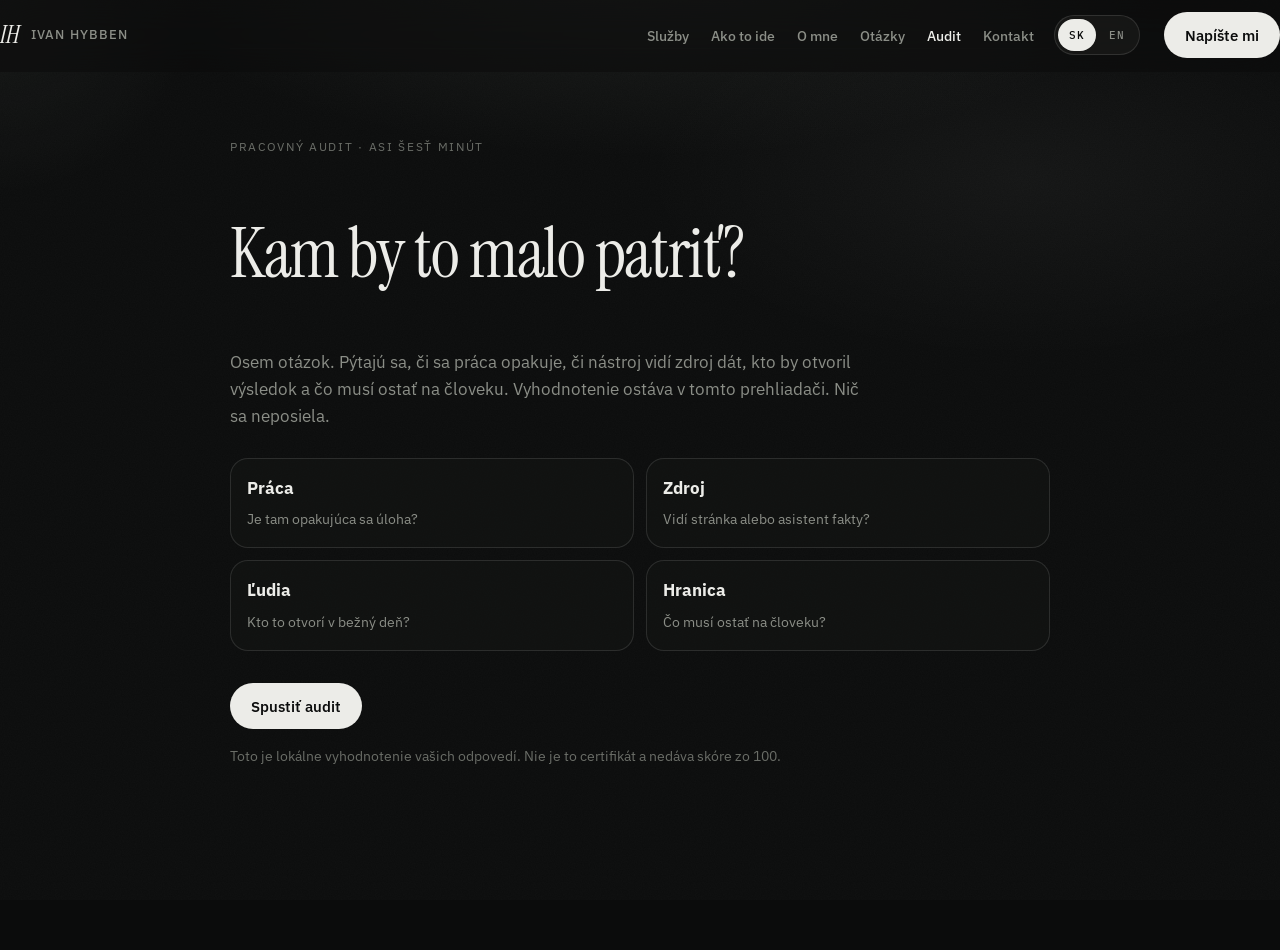
<file: audit.html>
<!DOCTYPE html>
<html lang="sk">
<head>
  <meta charset="utf-8">
  <meta name="viewport" content="width=device-width, initial-scale=1">
  <title>Pracovný audit — Ivan Hybben</title>
  <meta name="description" content="Osem otázok o opakujúcej sa práci, zdroji, človeku, ktorý by otvoril výsledok, a o tom, čo musí ostať ľudské. Odpovede ostávajú v prehliadači.">
  <meta property="og:title" content="Pracovný audit — Ivan Hybben">
  <meta property="og:description" content="Osem otázok o opakujúcej sa práci. Vyhodnotenie ostáva v prehliadači — nič sa neposiela.">
  <meta property="og:type" content="website">
  <meta property="og:url" content="https://mellor28.github.io/ivan-hybben/audit.html">
  <meta property="og:image" content="https://mellor28.github.io/ivan-hybben/images/ivan.jpg">
  <meta name="twitter:card" content="summary_large_image">
  <link rel="icon" href="favicon.svg" type="image/svg+xml">
  <link rel="preconnect" href="https://fonts.googleapis.com">
  <link rel="preconnect" href="https://fonts.gstatic.com" crossorigin>
  <link href="https://fonts.googleapis.com/css2?family=IBM+Plex+Mono:wght@400;500&family=IBM+Plex+Sans:ital,wght@0,400;0,500;0,600;1,400&family=Instrument+Serif:ital@0;1&display=swap" rel="stylesheet">
  <link rel="stylesheet" href="css/styles.css">
  <link rel="stylesheet" href="css/audit.css">
  <script>document.documentElement.classList.add("js");</script>
</head>
<body>
  <div class="atmosphere" aria-hidden="true">
    <span class="orb orb-a"></span>
    <span class="orb orb-b"></span>
    <span class="orb orb-c"></span>
    <span class="grid-fade"></span>
    <span class="noise"></span>
  </div>
  <div class="spotlight" data-spotlight aria-hidden="true"></div>

  <header class="nav" data-nav data-open="false">
    <div class="wrap nav-inner">
      <a class="brand" href="index.html">
        <span class="mark" aria-hidden="true">IH</span>
        <span>Ivan Hybben</span>
      </a>
      <button class="nav-toggle" type="button" data-nav-toggle aria-expanded="false" aria-controls="nav-links" data-i18n="nav.menu">Menu</button>
      <ul class="nav-links" id="nav-links">
        <li><a href="index.html#services" data-i18n="nav.services">Služby</a></li>
        <li><a href="index.html#process" data-i18n="nav.process">Ako to ide</a></li>
        <li><a href="index.html#about" data-i18n="nav.about">O mne</a></li>
        <li><a href="index.html#faq" data-i18n="nav.faq">Otázky</a></li>
        <li><a href="audit.html" aria-current="page" data-i18n="nav.audit">Audit</a></li>
        <li><a href="index.html#contact" data-i18n="nav.contact">Kontakt</a></li>
      </ul>
      <div class="lang-switch" role="group" aria-label="Language">
        <button type="button" data-lang="sk" aria-pressed="true">SK</button>
        <button type="button" data-lang="en" aria-pressed="false">EN</button>
      </div>
      <a class="btn btn-ink nav-cta" href="index.html#contact" data-i18n="nav.talk">Napíšte mi</a>
    </div>
  </header>

  <main class="audit">
    <section data-intro>
      <p class="kicker" data-i18n="intro.kicker">Pracovný audit · asi šesť minút</p>
      <h1 data-i18n="intro.h1">Kam by to malo patriť?</h1>
      <p class="audit-lead" data-i18n="intro.lead">Osem otázok. Pýtajú sa, či sa práca opakuje, či nástroj vidí zdroj dát, kto by otvoril výsledok a čo musí ostať na človeku. Vyhodnotenie ostáva v tomto prehliadači. Nič sa neposiela.</p>
      <ul class="audit-points">
        <li><strong data-i18n="intro.p1.t">Práca</strong><span data-i18n="intro.p1.s">Je tam opakujúca sa úloha?</span></li>
        <li><strong data-i18n="intro.p2.t">Zdroj</strong><span data-i18n="intro.p2.s">Vidí stránka alebo asistent fakty?</span></li>
        <li><strong data-i18n="intro.p3.t">Ľudia</strong><span data-i18n="intro.p3.s">Kto to otvorí v bežný deň?</span></li>
        <li><strong data-i18n="intro.p4.t">Hranica</strong><span data-i18n="intro.p4.s">Čo musí ostať na človeku?</span></li>
      </ul>
      <button class="btn btn-ink" type="button" data-start data-i18n="intro.start">Spustiť audit</button>
      <p class="audit-note" data-i18n="intro.note">Toto je lokálne vyhodnotenie vašich odpovedí. Nie je to certifikát a nedáva skóre zo 100.</p>
    </section>

    <section data-ask hidden>
      <div class="q-top">
        <span data-part>Práca</span>
        <span data-count>1 z 8</span>
      </div>
      <div class="q-bar" aria-hidden="true"><span data-qbar></span></div>
      <h2 data-prompt></h2>
      <div class="choices" data-choices role="radiogroup" aria-label="Odpoveď"></div>
      <div class="q-actions">
        <button class="btn btn-ghost" type="button" data-back data-i18n="ask.back">Späť</button>
        <button class="btn btn-ink" type="button" data-next disabled data-i18n="ask.next">Ďalej</button>
      </div>
    </section>

    <section data-result hidden>
      <p class="kicker" data-i18n="result.kicker">Vaše vyhodnotenie</p>
      <h1 data-verdict></h1>
      <div class="readings" data-readings></div>
      <article class="callout">
        <span data-i18n="result.human">Nechať na človeku</span>
        <p data-boundary></p>
      </article>
      <article class="callout">
        <span data-i18n="result.slice">Prvý kúsok</span>
        <p data-slice></p>
      </article>
      <div class="result-actions">
        <a class="btn btn-ink" data-cta href="mailto:ivanhybben@gmail.com">Napísať, čo chcem zlepšiť</a>
        <button class="btn btn-ghost" type="button" data-again data-i18n="result.again">Začať odznova</button>
      </div>
      <p class="audit-note" data-i18n="result.note">Nič neodišlo z tohto počítača. Ďalší krok: napíšte Ivanovi, čo chcete zlepšiť.</p>
    </section>
  </main>

  <script src="js/i18n.js"></script>
  <script src="js/audit.js"></script>
</body>
</html>
</file>
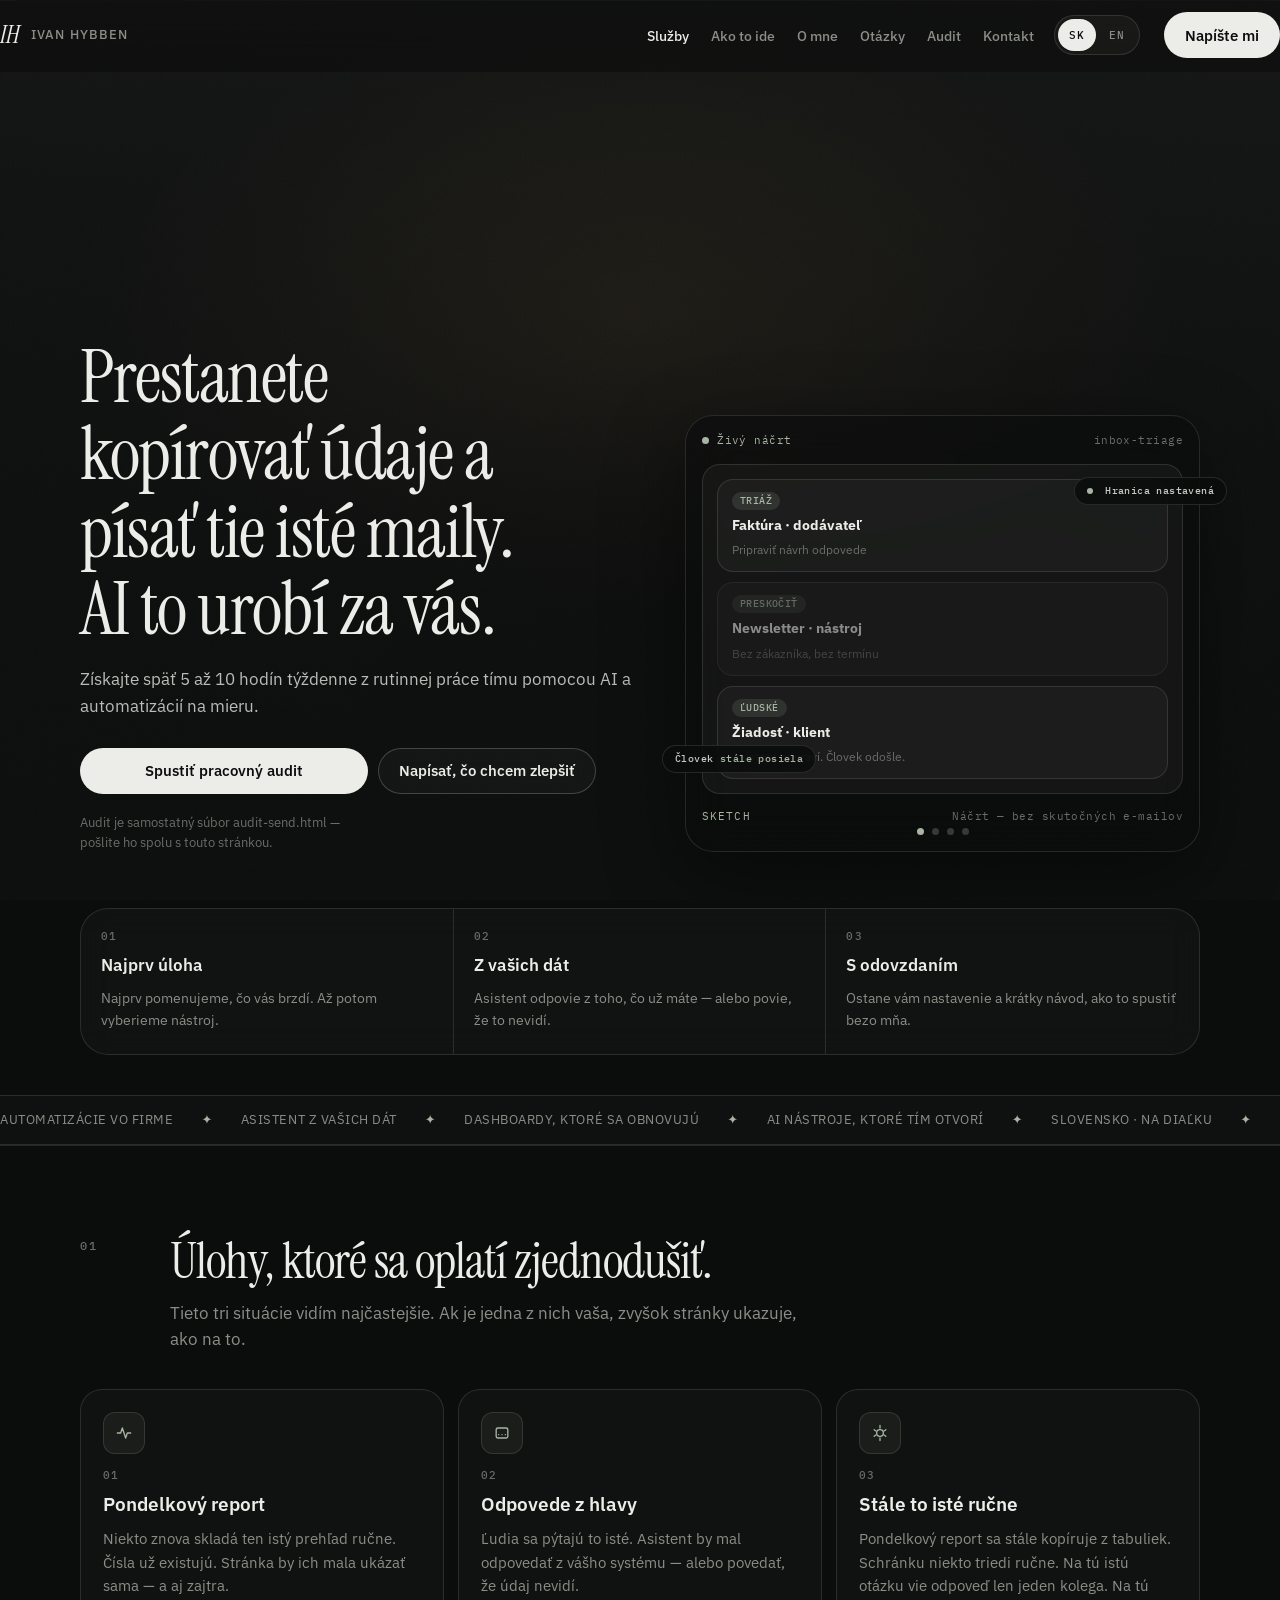
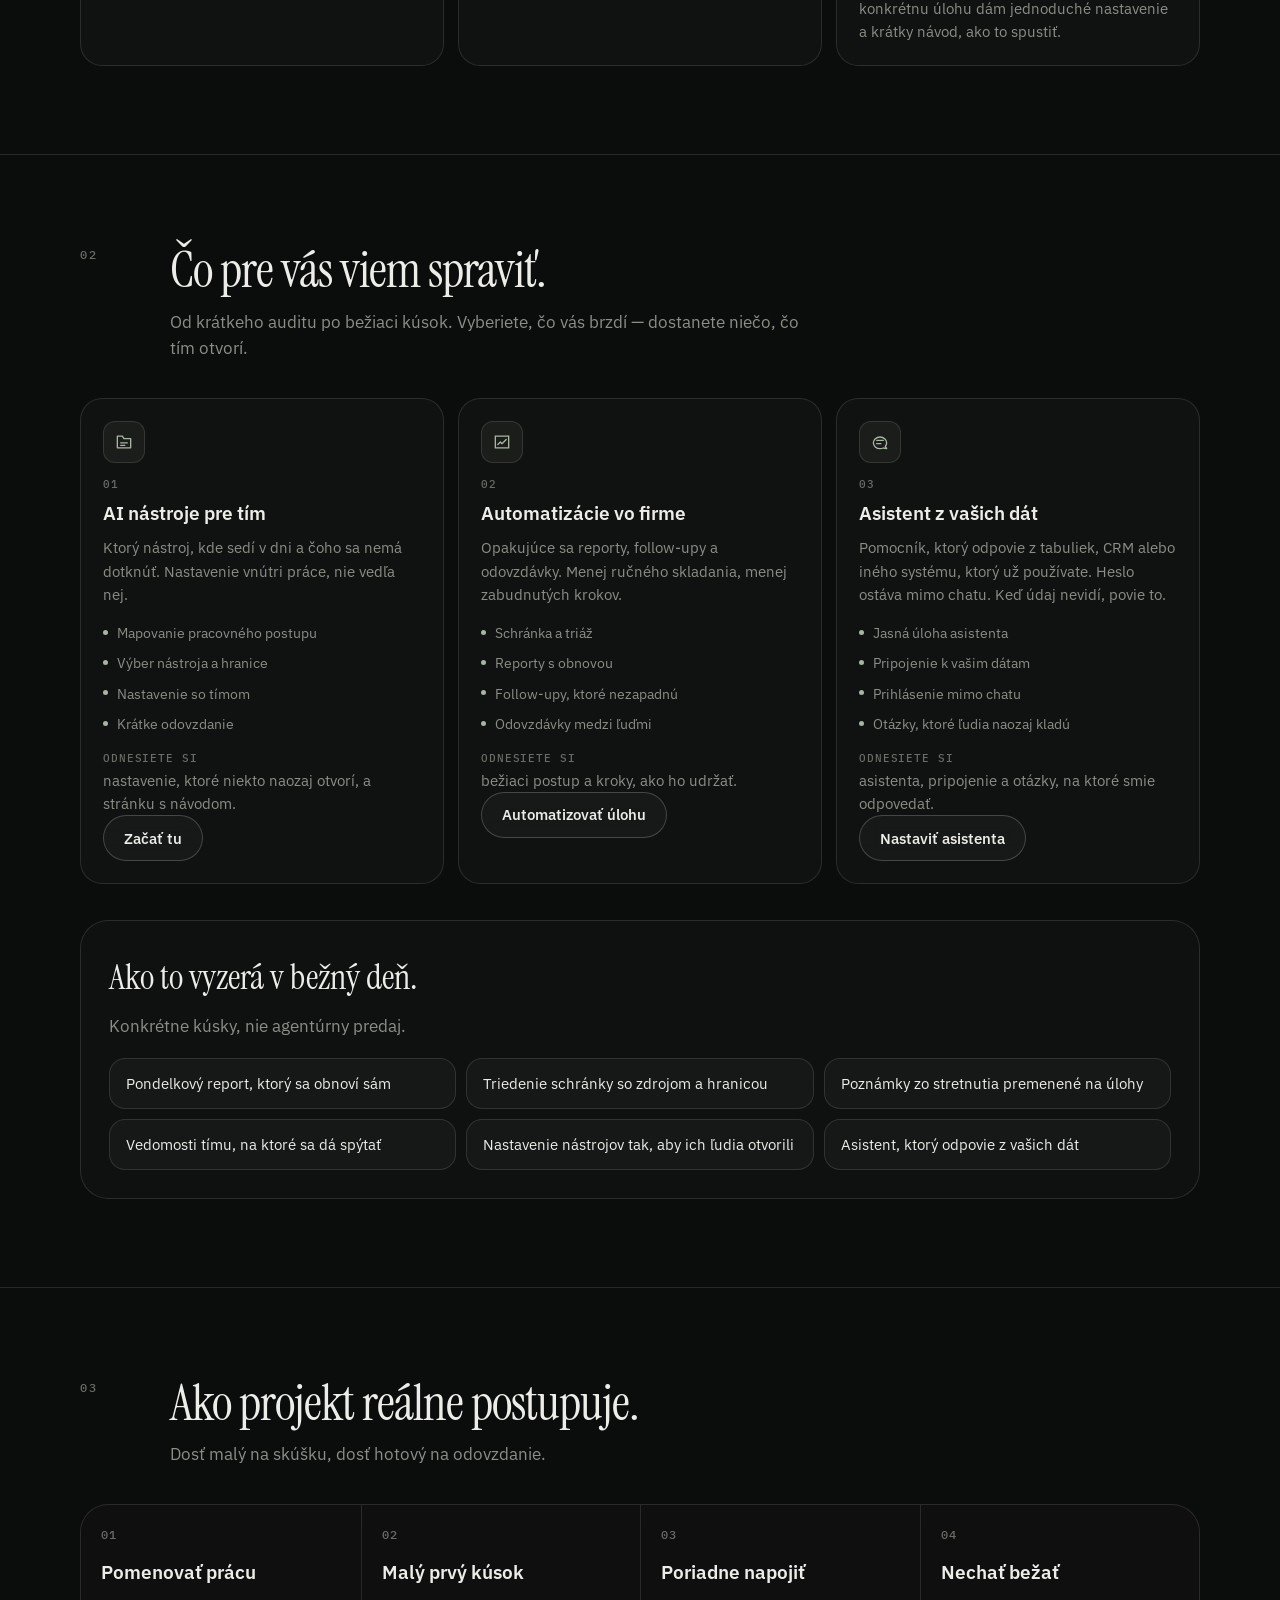
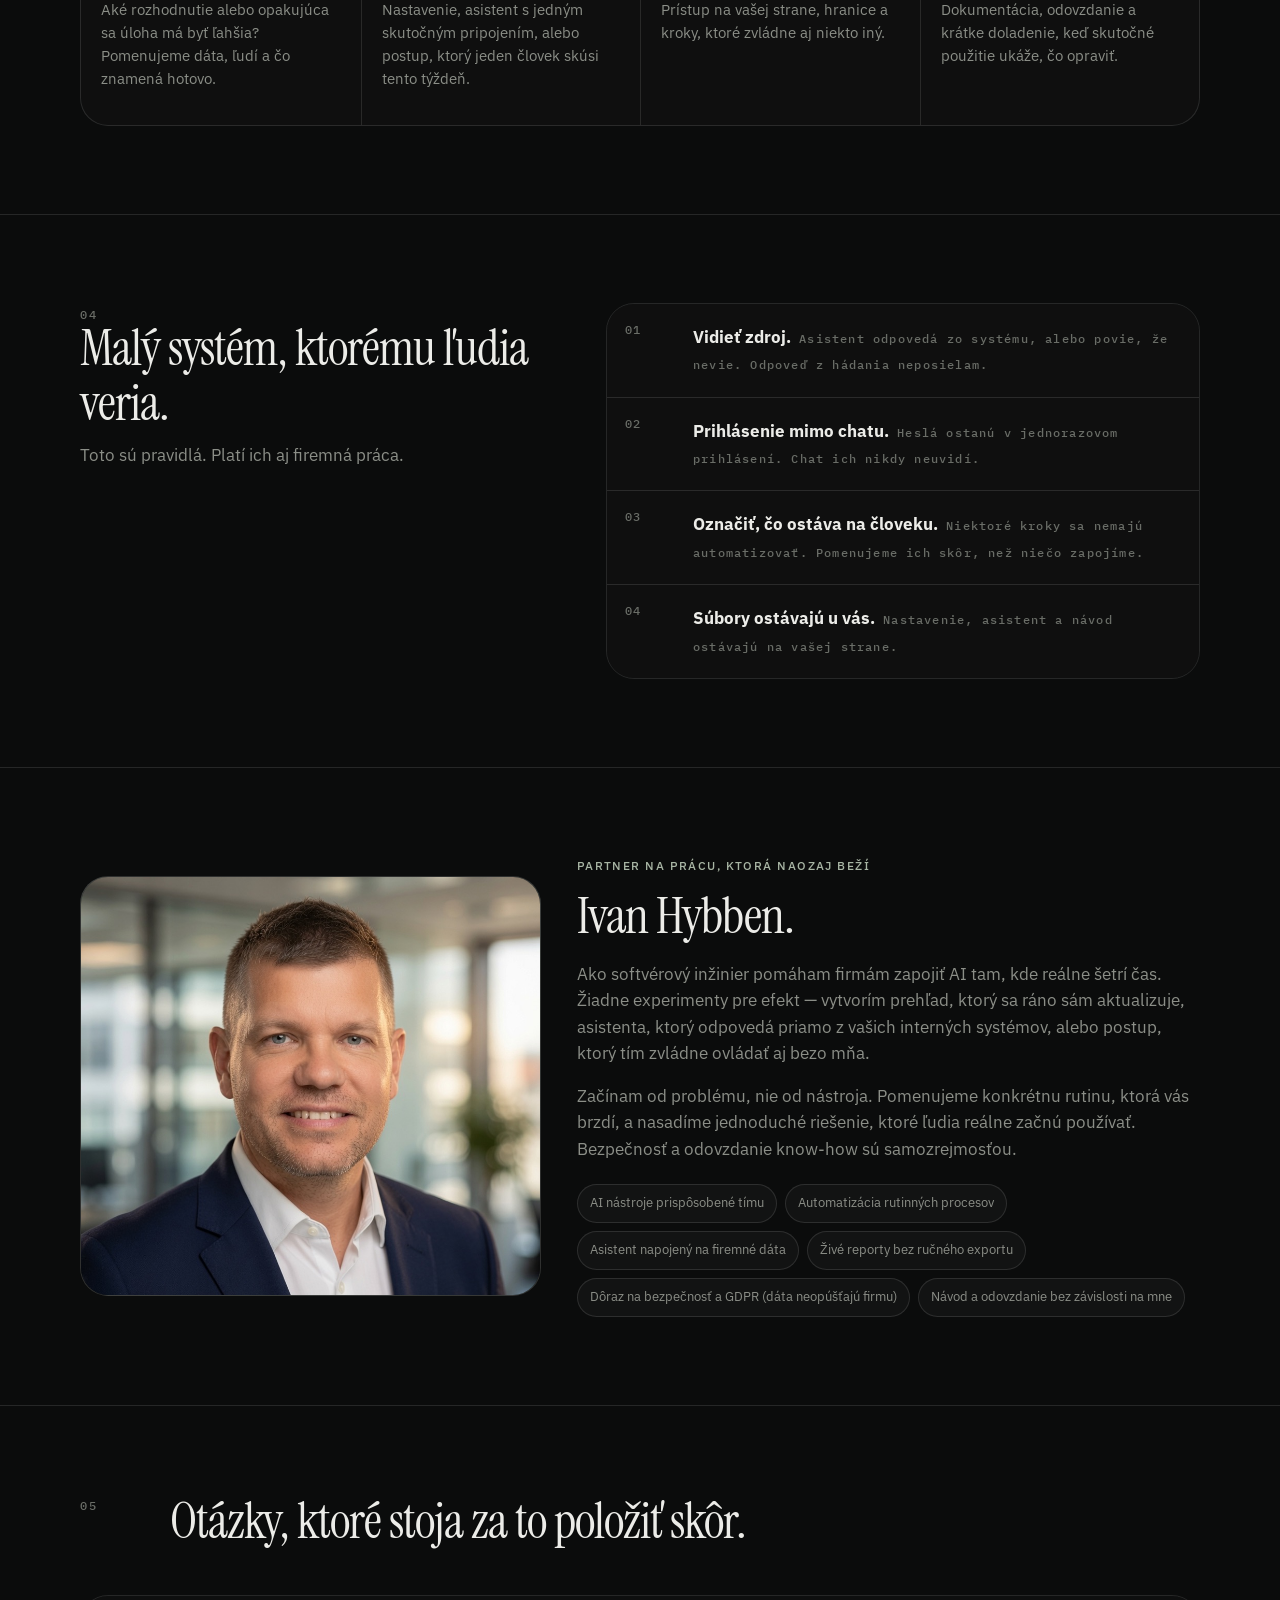
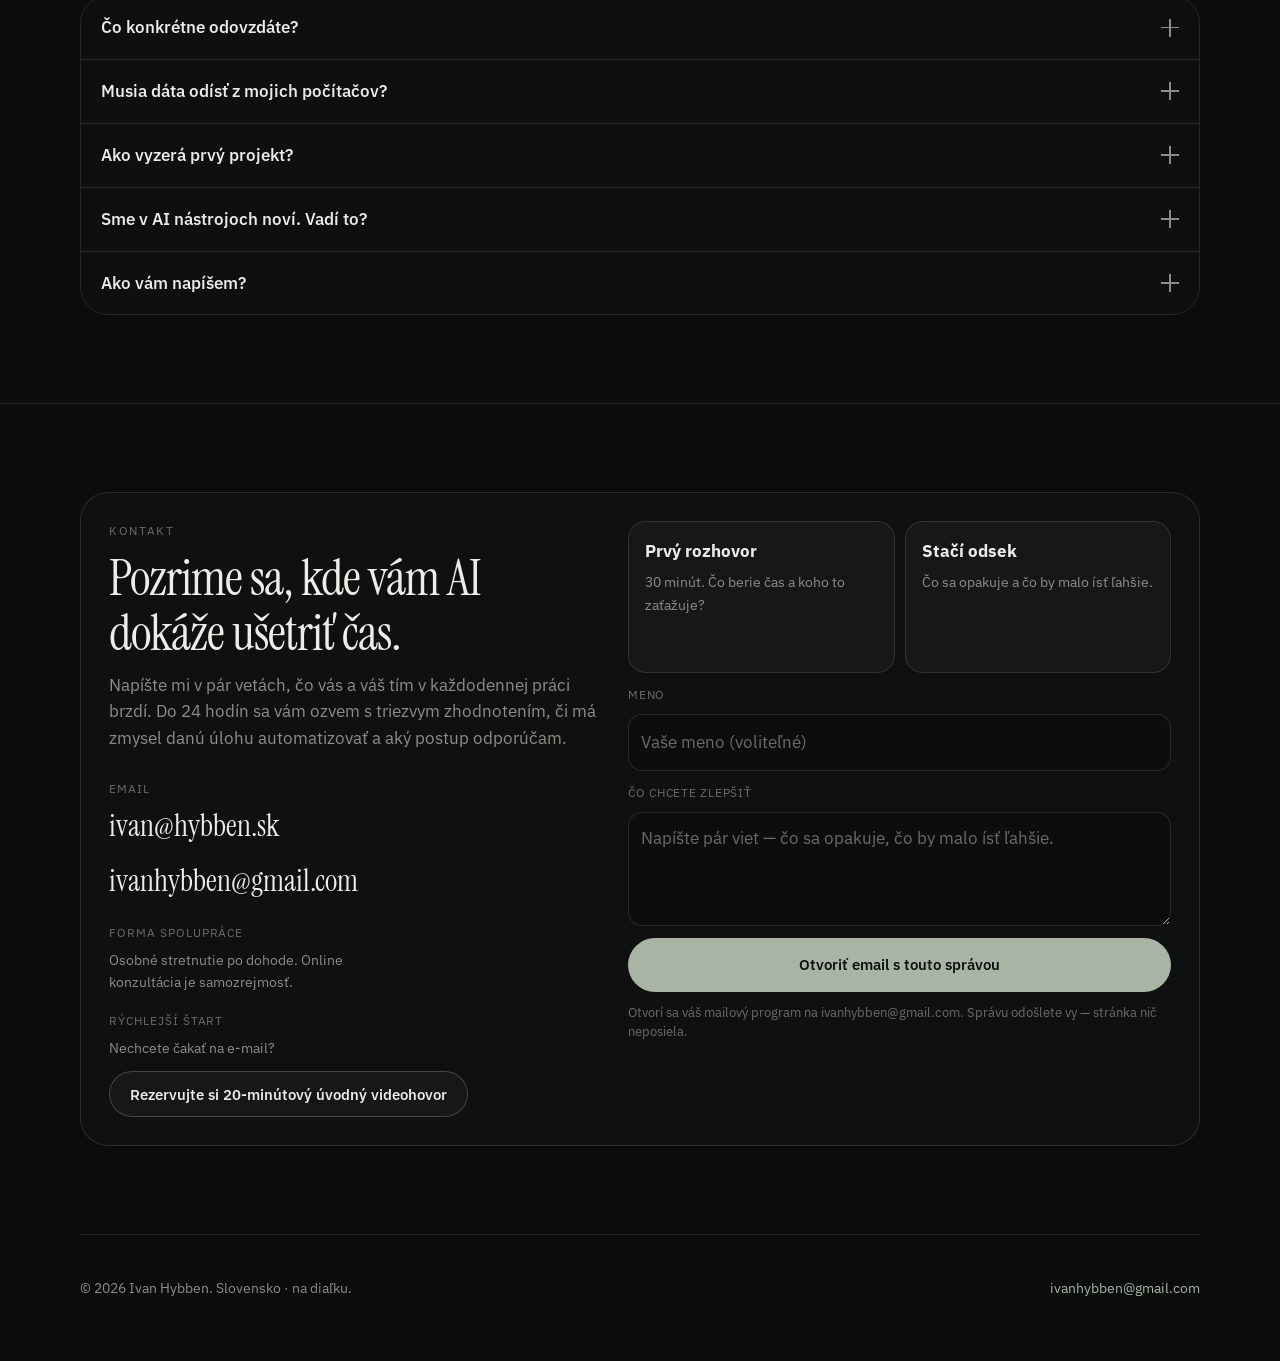
<file: index-send.html>
<!DOCTYPE html>
<html lang="sk">
<head>
  <meta charset="utf-8">
  <meta name="viewport" content="width=device-width, initial-scale=1">
  <title>Ivan Hybben — jednoduchšie denné úlohy vo firme</title>
  <meta name="description" content="Ivan Hybben pomáha malým firmám a tímom zbaviť sa opakujúcej sa rutiny: reporty, schránka, odpovede z vašich dát a nastavenie AI nástrojov, ktoré ľudia naozaj otvoria. Slovensko · na diaľku.">
  <link rel="preconnect" href="https://fonts.googleapis.com">
  <link rel="preconnect" href="https://fonts.gstatic.com" crossorigin>
  <link href="https://fonts.googleapis.com/css2?family=IBM+Plex+Mono:wght@400;500&family=IBM+Plex+Sans:ital,wght@0,400;0,500;0,600;1,400&family=Instrument+Serif:ital@0;1&display=swap" rel="stylesheet">
  <style>
:root {
  color-scheme: dark;
  --page: #0b0c0c;
  --surface: #141615;
  --surface-2: #1c1f1d;
  --ink: #ecece8;
  --muted: #8b8e87;
  --faint: #6a6d67;
  --line: rgba(236, 236, 232, 0.12);
  --line-strong: rgba(236, 236, 232, 0.22);
  --sage: #a8b5a4;
  --cream: #ecece8;
  --nav: 72px;
  --radius: 22px;
  --radius-lg: 28px;
  --shadow: 0 24px 80px rgba(0, 0, 0, 0.45);
  --serif: "Instrument Serif", "Iowan Old Style", "Times New Roman", Georgia, serif;
  --sans: "IBM Plex Sans", ui-sans-serif, system-ui, -apple-system, sans-serif;
  --mono: "IBM Plex Mono", ui-monospace, SFMono-Regular, Menlo, monospace;
}

* { box-sizing: border-box; }
html {
  scroll-behavior: smooth;
  background: var(--page);
}
body {
  margin: 0;
  min-height: 100vh;
  color: var(--ink);
  background: var(--page);
  font-family: var(--sans);
  font-size: 16.5px;
  line-height: 1.6;
  -webkit-font-smoothing: antialiased;
  overflow-x: hidden;
}
body.nav-open { overflow: hidden; }
img, svg { display: block; max-width: 100%; }
a { color: inherit; }
button, input, select, textarea { font: inherit; color: inherit; }
::selection { background: var(--sage); color: #0b0c0c; }

.skip {
  position: absolute;
  left: 16px;
  top: -40px;
  z-index: 40;
  padding: 8px 12px;
  background: #111;
  color: #fff;
}
.skip:focus { top: 12px; }

.atmosphere {
  position: fixed;
  inset: 0;
  z-index: 0;
  pointer-events: none;
  overflow: hidden;
  background: var(--page);
}
.orb { display: none; }
.grid-fade {
  position: absolute;
  inset: 0;
  background:
    radial-gradient(ellipse 80% 50% at 50% -10%, rgba(168, 181, 164, 0.12), transparent 55%),
    radial-gradient(ellipse 60% 40% at 80% 20%, rgba(236, 236, 232, 0.04), transparent 50%);
}
.noise {
  position: absolute;
  inset: 0;
  opacity: 0.55;
  background-image: url("data:image/svg+xml;utf8,<svg xmlns='http://www.w3.org/2000/svg' width='160' height='160'><filter id='n'><feTurbulence type='fractalNoise' baseFrequency='0.85' numOctaves='2' stitchTiles='stitch'/><feColorMatrix values='0 0 0 0 1  0 0 0 0 1  0 0 0 0 1  0 0 0 0.045 0'/></filter><rect width='100%' height='100%' filter='url(%23n)'/></svg>");
}

.spotlight {
  position: fixed;
  z-index: 1;
  width: 420px;
  height: 420px;
  margin: -210px 0 0 -210px;
  border-radius: 50%;
  pointer-events: none;
  background: radial-gradient(circle, rgba(168, 181, 164, 0.08), transparent 65%);
  opacity: 0.7;
  mix-blend-mode: screen;
}
.progress {
  position: fixed;
  top: 0;
  left: 0;
  z-index: 50;
  width: 100%;
  height: 2px;
  transform-origin: 0 50%;
  transform: scaleX(0);
  background: linear-gradient(90deg, var(--sage), var(--cream));
  pointer-events: none;
}

.wrap {
  width: min(1120px, calc(100% - 48px));
  margin-inline: auto;
  position: relative;
  z-index: 2;
}

.nav {
  position: fixed;
  inset: 0 0 auto;
  z-index: 30;
  height: var(--nav);
  display: flex;
  align-items: center;
  background: rgba(11, 12, 12, 0.55);
  backdrop-filter: blur(18px);
  border-bottom: 1px solid transparent;
}
.is-scrolled .nav {
  background: rgba(11, 12, 12, 0.88);
  border-bottom-color: var(--line);
}
.nav-inner {
  display: flex;
  align-items: center;
  gap: 20px;
  width: 100%;
}
.brand {
  display: flex;
  align-items: center;
  gap: 12px;
  text-decoration: none;
  font-weight: 500;
  letter-spacing: -0.02em;
}
.mark {
  font-family: var(--serif);
  font-style: italic;
  font-size: 1.55rem;
  line-height: 1;
  color: var(--ink);
  background: none;
  box-shadow: none;
  width: auto;
  height: auto;
  border-radius: 0;
}
.brand > span:last-child {
  font-size: 13px;
  letter-spacing: 0.08em;
  text-transform: uppercase;
  color: var(--muted);
  font-weight: 500;
}
.nav-links {
  display: flex;
  gap: 22px;
  margin-left: auto;
  list-style: none;
  padding: 0;
}
.nav-links a {
  text-decoration: none;
  color: var(--muted);
  font-size: 13.5px;
  font-weight: 500;
}
.nav-links a[aria-current="true"],
.nav-links a[aria-current="page"],
.nav-links a:hover { color: var(--ink); }
.nav-cta { margin-left: 4px; }
.lang-switch {
  display: inline-flex;
  align-items: center;
  gap: 2px;
  padding: 3px;
  border-radius: 999px;
  border: 1px solid var(--line);
  background: rgba(236, 236, 232, 0.04);
}
.lang-switch button {
  min-width: 38px;
  min-height: 32px;
  padding: 0 10px;
  border: 0;
  border-radius: 999px;
  background: transparent;
  color: var(--muted);
  font: 500 11px/1 var(--mono);
  letter-spacing: 0.06em;
  cursor: pointer;
}
.lang-switch button.is-active,
.lang-switch button[aria-pressed="true"] {
  color: #0b0c0c;
  background: var(--cream);
}
.nav-toggle {
  display: none;
  margin-left: auto;
  border: 1px solid var(--line);
  background: rgba(236, 236, 232, 0.04);
  border-radius: 999px;
  padding: 8px 14px;
  cursor: pointer;
}

.btn {
  display: inline-flex;
  align-items: center;
  justify-content: center;
  gap: 8px;
  min-height: 46px;
  padding: 0 20px;
  border-radius: 999px;
  border: 1px solid transparent;
  text-decoration: none;
  cursor: pointer;
  font-weight: 560;
  font-size: 14.5px;
  transition: transform 0.2s ease, background 0.2s ease, border-color 0.2s ease, color 0.2s ease;
}
.btn:hover { transform: translateY(-1px); }
.btn-ink {
  color: #0b0c0c;
  background: var(--cream);
  box-shadow: none;
}
.btn-ink:hover { background: #fff; }
.btn-ghost {
  color: var(--ink);
  border-color: var(--line-strong);
  background: rgba(236, 236, 232, 0.03);
  backdrop-filter: blur(10px);
}
.btn-ghost:hover {
  border-color: rgba(236, 236, 232, 0.35);
  background: rgba(236, 236, 232, 0.06);
}
.btn-lime {
  color: #0b0c0c;
  background: var(--sage);
  box-shadow: none;
}
.btn-lime:hover { filter: brightness(1.06); }

.hero-stage {
  position: relative;
  z-index: 2;
  min-height: 100svh;
  display: flex;
  align-items: flex-end;
  padding: calc(var(--nav) + 36px) 0 48px;
  overflow: hidden;
}
.hero-stage::before {
  content: "";
  position: absolute;
  inset: 0;
  z-index: 0;
  background:
    linear-gradient(180deg, rgba(11, 12, 12, 0.35) 0%, rgba(11, 12, 12, 0.55) 45%, rgba(11, 12, 12, 0.92) 100%),
    radial-gradient(ellipse 70% 55% at 50% 35%, rgba(180, 140, 80, 0.18), transparent 60%),
    radial-gradient(ellipse 90% 70% at 50% 80%, #0b0c0c 0%, transparent 55%),
    linear-gradient(185deg, #1a1c1a 0%, #121413 35%, #0b0c0c 100%);
}
.hero-stage::after {
  content: "";
  position: absolute;
  inset: 0;
  z-index: 0;
  opacity: 0.45;
  background-image: url("data:image/svg+xml;utf8,<svg xmlns='http://www.w3.org/2000/svg' width='160' height='160'><filter id='n'><feTurbulence type='fractalNoise' baseFrequency='0.85' numOctaves='2' stitchTiles='stitch'/><feColorMatrix values='0 0 0 0 1  0 0 0 0 1  0 0 0 0 1  0 0 0 0.05 0'/></filter><rect width='100%' height='100%' filter='url(%23n)'/></svg>");
  pointer-events: none;
}
.hero {
  display: grid;
  grid-template-columns: 1.05fr 0.95fr;
  gap: 36px;
  align-items: end;
  width: min(1120px, calc(100% - 48px));
  margin: 0 auto;
  position: relative;
  z-index: 2;
}
.hero-copy .kicker {
  margin: 0 0 18px;
  color: var(--muted);
  font-size: 12px;
  font-weight: 500;
  letter-spacing: 0.16em;
  text-transform: uppercase;
}
.hero h1 {
  margin: 0 0 18px;
  font-family: var(--serif);
  font-weight: 400;
  font-size: clamp(2.8rem, 6.2vw, 4.6rem);
  line-height: 1.05;
  letter-spacing: -0.02em;
  max-width: 14ch;
}
.hero h1 em {
  font-style: italic;
  color: var(--sage);
}
.deck {
  margin: 0 0 28px;
  max-width: 38rem;
  color: rgba(236, 236, 232, 0.78);
  font-size: 1.05rem;
}
.hero-actions {
  display: flex;
  flex-wrap: wrap;
  gap: 10px;
  align-items: flex-start;
}
.hero-audit { display: grid; gap: 8px; }
.send-audit-note {
  display: block;
  color: var(--faint);
  font-size: 12.5px;
  max-width: 36ch;
}

.console {
  position: relative;
  z-index: 2;
  padding: 16px;
  border-radius: var(--radius-lg);
  border: 1px solid var(--line);
  background: rgba(11, 12, 12, 0.62);
  backdrop-filter: blur(22px);
  box-shadow: var(--shadow);
  transform: none;
  transition: transform 0.3s ease, border-color 0.3s ease;
}
.console:hover {
  transform: translateY(-4px);
  border-color: var(--line-strong);
}
.console-top, .console-foot {
  display: flex;
  justify-content: space-between;
  gap: 12px;
  font-family: var(--mono);
  font-size: 11px;
  color: var(--faint);
  letter-spacing: 0.04em;
}
.live { display: inline-flex; align-items: center; gap: 8px; color: var(--sage); }
.live i {
  width: 7px;
  height: 7px;
  border-radius: 50%;
  background: var(--sage);
  animation: pulse 2.2s infinite;
}
.console-body {
  display: grid;
  gap: 12px;
  margin: 14px 0;
  padding: 14px;
  border-radius: 18px;
  background: rgba(236, 236, 232, 0.04);
  border: 1px solid var(--line);
  min-height: 180px;
}
.console.is-swap .console-body { opacity: 0.3; transform: translateY(4px); }
.console-body { transition: opacity 0.18s ease, transform 0.18s ease; }
.sketch-badge {
  color: var(--sage);
  text-transform: uppercase;
  letter-spacing: 0.1em;
}
.sketch-dots {
  display: flex;
  gap: 8px;
  justify-content: center;
  margin-top: 2px;
}
.sketch-dots button {
  width: 7px;
  height: 7px;
  padding: 0;
  border: 0;
  border-radius: 50%;
  background: rgba(236, 236, 232, 0.2);
  cursor: pointer;
}
.sketch-dots button[aria-current="true"] {
  background: var(--sage);
}
.ring-wrap { position: relative; width: 120px; }
.ring { width: 120px; height: 120px; }
.ring-track { fill: none; stroke: rgba(236, 236, 232, 0.1); }
.ring-value {
  fill: none;
  stroke: var(--sage);
  stroke-linecap: round;
  stroke-dasharray: 74 100;
  transform: rotate(-90deg);
  transform-origin: 60px 60px;
}
.ring-value.alt { stroke: var(--cream); stroke-dasharray: 46 100; opacity: 0.55; }
.ring-label {
  position: absolute;
  inset: 0;
  display: grid;
  place-items: center;
  text-align: center;
  align-content: center;
}
.ring-label strong { font-family: var(--serif); font-size: 24px; line-height: 1; }
.ring-label span { color: var(--faint); font-size: 11px; }
.lanes { display: grid; gap: 10px; align-content: center; }
.lanes.full { grid-column: 1 / -1; }
.lane span { color: var(--faint); font-size: 12px; }
.bars { display: flex; align-items: end; gap: 5px; height: 42px; margin-top: 6px; }
.bars.tall { height: 56px; }
.bars i {
  display: block;
  width: 8px;
  height: var(--h);
  border-radius: 99px;
  background: rgba(236, 236, 232, 0.18);
}
.bars i.on { background: var(--sage); }
.bubble {
  margin: 0;
  padding: 8px 10px;
  border-radius: 12px;
  background: rgba(236, 236, 232, 0.05);
  font-size: 13px;
}
.bubble.answer { background: rgba(168, 181, 164, 0.14); color: var(--sage); }
.bubble.dim { opacity: 0.72; color: var(--muted); background: rgba(236, 236, 232, 0.04); }
.console-orbit { display: none; }
.console-float {
  position: absolute;
  padding: 8px 12px;
  border: 1px solid var(--line);
  border-radius: 999px;
  background: rgba(11, 12, 12, 0.88);
  backdrop-filter: blur(14px);
  font: 500 10px/1 var(--mono);
  letter-spacing: 0.04em;
  color: #c8cbc4;
}
.console-float i {
  display: inline-block;
  width: 6px;
  height: 6px;
  margin-right: 6px;
  border-radius: 50%;
  background: var(--sage);
}
.console-float b { color: var(--sage); font-weight: 500; }
.float-one { top: 14%; right: -28px; animation: floaty 5s ease-in-out infinite; }
.float-two { left: -24px; bottom: 18%; animation: floaty 6.4s ease-in-out infinite reverse; }
.sketch-stack { display: grid; gap: 10px; }
.mail-row {
  display: grid;
  gap: 4px;
  padding: 12px 14px;
  border-radius: 16px;
  border: 1px solid var(--line);
  background: rgba(236, 236, 232, 0.03);
}
.mail-row.mute { opacity: 0.55; }
.mail-row b { font-size: 14px; }
.mail-row small { color: var(--faint); font-size: 12px; }
.tag-soft {
  width: fit-content;
  padding: 2px 8px;
  border-radius: 999px;
  background: rgba(168, 181, 164, 0.14);
  color: var(--sage);
  font: 500 10px/1.4 var(--mono);
  letter-spacing: 0.04em;
  text-transform: uppercase;
}

.proof {
  display: grid;
  grid-template-columns: repeat(3, 1fr);
  gap: 0;
  margin: 8px auto 40px;
  border: 1px solid var(--line);
  border-radius: var(--radius-lg);
  overflow: hidden;
  background: rgba(20, 22, 21, 0.72);
  backdrop-filter: blur(16px);
}
.proof article {
  padding: 22px 20px;
  border-right: 1px solid var(--line);
}
.proof article:last-child { border-right: 0; }
.proof strong {
  display: block;
  margin-bottom: 10px;
  color: var(--faint);
  font: 500 11px/1 var(--mono);
  letter-spacing: 0.12em;
}
.proof h3 {
  margin: 0 0 8px;
  font-family: var(--sans);
  font-size: 1.05rem;
  font-weight: 600;
}
.proof p { margin: 0; color: var(--muted); font-size: 14px; }

.ticker {
  overflow: hidden;
  border-block: 1px solid var(--line);
  background: rgba(20, 22, 21, 0.55);
  position: relative;
  z-index: 2;
}
.ticker-track {
  display: flex;
  gap: 28px;
  width: max-content;
  padding: 14px 0;
  animation: ticker 42s linear infinite;
  color: var(--muted);
  font-size: 13px;
  letter-spacing: 0.04em;
  text-transform: uppercase;
}
.ticker b { color: var(--sage); }

section {
  position: relative;
  z-index: 2;
  padding: 88px 0;
  border-top: 1px solid var(--line);
}
.section-head {
  display: grid;
  grid-template-columns: 72px 1fr;
  gap: 18px;
  margin-bottom: 36px;
  align-items: start;
}
.section-head .index,
.index {
  margin: 6px 0 0;
  color: var(--faint);
  font: 500 12px/1 var(--mono);
  letter-spacing: 0.14em;
}
h2 {
  margin: 0 0 10px;
  font-family: var(--serif);
  font-weight: 400;
  font-size: clamp(2rem, 4vw, 3.1rem);
  letter-spacing: -0.02em;
  line-height: 1.12;
}
.lede {
  margin: 0;
  max-width: 40rem;
  color: var(--muted);
}

.fit-grid {
  display: grid;
  grid-template-columns: repeat(3, 1fr);
  gap: 14px;
}
.fit-grid article,
.card {
  padding: 22px;
  border: 1px solid var(--line);
  border-radius: var(--radius);
  background: rgba(20, 22, 21, 0.65);
  transition: border-color 0.2s ease, transform 0.2s ease;
}
.fit-grid article:hover,
.card:hover {
  border-color: var(--line-strong);
  transform: translateY(-2px);
}
.icon-box {
  width: 42px;
  height: 42px;
  margin-bottom: 16px;
  display: grid;
  place-items: center;
  border-radius: 12px;
  border: 1px solid var(--line);
  color: var(--sage);
  background: rgba(168, 181, 164, 0.08);
}
.icon-box svg { width: 20px; height: 20px; }
.icon-box.violet,
.icon-box.lime,
.icon-box.orange { color: var(--sage); background: rgba(168, 181, 164, 0.08); }
.num {
  display: block;
  margin-bottom: 8px;
  color: var(--faint);
  font: 500 11px/1 var(--mono);
  letter-spacing: 0.12em;
}
.fit-grid h3,
.card h3 {
  margin: 0 0 8px;
  font-size: 1.2rem;
  font-weight: 600;
}
.fit-grid p,
.card > p { margin: 0; color: var(--muted); font-size: 14.5px; }
.card ul {
  margin: 16px 0;
  padding: 0;
  list-style: none;
  display: grid;
  gap: 8px;
}
.card li {
  color: var(--muted);
  font-size: 14px;
  padding-left: 14px;
  position: relative;
}
.card li::before {
  content: "";
  position: absolute;
  left: 0;
  top: 0.55em;
  width: 5px;
  height: 5px;
  border-radius: 50%;
  background: var(--sage);
}
.leave {
  margin: 0 0 16px;
  color: var(--ink);
  font-size: 14px;
}
.leave span:first-child {
  display: block;
  margin-bottom: 4px;
  color: var(--faint);
  font: 500 11px/1.2 var(--mono);
  letter-spacing: 0.08em;
  text-transform: uppercase;
}
.services {
  display: grid;
  grid-template-columns: repeat(3, 1fr);
  gap: 14px;
}

.skills {
  margin-top: 36px;
  padding: 28px;
  border-radius: var(--radius-lg);
  border: 1px solid var(--line);
  background: rgba(20, 22, 21, 0.55);
}
.skills h3 {
  margin: 0 0 8px;
  font-family: var(--serif);
  font-size: clamp(1.6rem, 3vw, 2.2rem);
  font-weight: 400;
}
.skill-list {
  display: grid;
  grid-template-columns: repeat(3, 1fr);
  gap: 10px;
  margin: 18px 0 0;
  padding: 0;
  list-style: none;
}
.skill-list li {
  padding: 14px 16px;
  border-radius: 16px;
  border: 1px solid var(--line);
  background: rgba(236, 236, 232, 0.03);
  font-size: 14.5px;
  line-height: 1.45;
}

.steps {
  display: grid;
  grid-template-columns: repeat(4, 1fr);
  border: 1px solid var(--line);
  border-radius: var(--radius-lg);
  overflow: hidden;
  background: rgba(20, 22, 21, 0.45);
}
.step {
  padding: 24px 20px;
  min-height: 220px;
  border-left: 1px solid var(--line);
}
.step:first-child { border-left: 0; }
.step b {
  display: block;
  margin-bottom: 16px;
  color: var(--faint);
  font: 500 12px/1 var(--mono);
  letter-spacing: 0.12em;
}
.step h3 {
  margin: 0 0 10px;
  font-size: 1.2rem;
  font-weight: 600;
}
.step p { margin: 0; color: var(--muted); font-size: 14.5px; }

.rules {
  display: grid;
  grid-template-columns: 0.9fr 1.1fr;
  gap: 40px;
  align-items: start;
}
.rule-list {
  margin: 0;
  padding: 0;
  list-style: none;
  display: grid;
  gap: 0;
  border: 1px solid var(--line);
  border-radius: var(--radius-lg);
  overflow: hidden;
}
.rule-list li {
  display: grid;
  grid-template-columns: 56px 1fr;
  gap: 12px;
  padding: 20px 18px;
  border-top: 1px solid var(--line);
  background: rgba(20, 22, 21, 0.45);
}
.rule-list li:first-child { border-top: 0; }
.rule-list span {
  color: var(--faint);
  font: 500 12px/1 var(--mono);
  letter-spacing: 0.1em;
}
.rule-list p { margin: 0; color: var(--muted); }
.rule-list strong { color: var(--ink); }

.about {
  display: grid;
  grid-template-columns: 0.85fr 1.15fr;
  gap: 36px;
  align-items: center;
}
.portrait {
  position: relative;
  min-height: 420px;
  border-radius: var(--radius-lg);
  border: 1px solid var(--line);
  overflow: hidden;
  background:
    linear-gradient(160deg, rgba(168, 181, 164, 0.12), transparent 45%),
    #141615;
}
.portrait-photo {
  position: absolute;
  inset: 0;
  width: 100%;
  height: 100%;
  object-fit: cover;
  object-position: center top;
}
.portrait.has-photo .portrait-photo { display: block !important; }
.portrait.has-photo .portrait-fallback { display: none; }
.portrait-fallback {
  position: absolute;
  inset: 0;
  display: grid;
  place-content: center;
  gap: 12px;
  text-align: center;
}
.monogram {
  font-family: var(--serif);
  font-style: italic;
  font-size: 5.5rem;
  line-height: 1;
  color: var(--ink);
}
.about-copy .tag {
  margin: 0 0 12px;
  color: var(--sage);
  font-size: 12px;
  letter-spacing: 0.12em;
  text-transform: uppercase;
  font-weight: 500;
}
.about-copy h2 {
  margin: 0 0 16px;
  font-size: clamp(2.4rem, 4vw, 3.4rem);
}
.about-copy p { color: var(--muted); }
.chips {
  display: flex;
  flex-wrap: wrap;
  gap: 8px;
  margin: 22px 0 0;
  padding: 0;
  list-style: none;
}
.chips li {
  padding: 8px 12px;
  border-radius: 999px;
  border: 1px solid var(--line);
  background: rgba(236, 236, 232, 0.03);
  color: var(--muted);
  font-size: 13px;
}

.faq { display: grid; gap: 0; border: 1px solid var(--line); border-radius: var(--radius-lg); overflow: hidden; }
.faq-item { border-top: 1px solid var(--line); background: rgba(20, 22, 21, 0.4); }
.faq-item:first-child { border-top: 0; }
.faq-item h3 { margin: 0; }
.faq-item button {
  width: 100%;
  display: flex;
  justify-content: space-between;
  gap: 16px;
  align-items: center;
  padding: 18px 20px;
  border: 0;
  background: transparent;
  text-align: left;
  cursor: pointer;
  font-size: 1.05rem;
  font-weight: 550;
}
.plus {
  width: 18px;
  height: 18px;
  position: relative;
  flex: none;
}
.plus::before,
.plus::after {
  content: "";
  position: absolute;
  background: var(--muted);
  transition: transform 0.2s ease;
}
.plus::before { inset: 8px 0 auto; height: 1.5px; }
.plus::after { inset: 0 8px; width: 1.5px; }
.faq-item[data-open="true"] .plus::after { transform: scaleY(0); }
.faq-panel { padding: 0 20px 18px; color: var(--muted); }
.faq-panel p { margin: 0; }

.contact {
  display: grid;
  grid-template-columns: 0.95fr 1.05fr;
  gap: 28px;
  padding: 28px;
  border: 1px solid var(--line);
  border-radius: var(--radius-lg);
  background: rgba(20, 22, 21, 0.55);
}
.contact .kicker {
  margin: 0 0 10px;
  color: var(--faint);
  font-size: 12px;
  letter-spacing: 0.14em;
  text-transform: uppercase;
}
.contact-list { display: grid; gap: 18px; margin-top: 28px; }
.contact-list span {
  display: block;
  margin-bottom: 4px;
  color: var(--faint);
  font-size: 12px;
  letter-spacing: 0.08em;
  text-transform: uppercase;
}
.contact-list a,
.place {
  display: block;
  margin: 0;
  font-family: var(--serif);
  font-size: clamp(1.4rem, 2.5vw, 1.9rem);
  text-decoration: none;
}
.contact-list a + a { margin-top: 6px; }
.contact-list a:hover { color: var(--sage); }
.contact-list .btn {
  margin-top: 12px;
  display: inline-flex;
  width: fit-content;
  max-width: 100%;
  white-space: normal;
  text-align: left;
  font-family: var(--sans);
  font-size: 0.95rem;
  line-height: 1.35;
}
.place-note {
  margin: 6px 0 0;
  color: var(--muted);
  font-size: 14px;
  max-width: 36ch;
}
.contact-side { display: grid; gap: 12px; }
.offer-row { display: grid; grid-template-columns: 1fr 1fr; gap: 10px; }
.mini {
  border: 1px solid var(--line);
  border-radius: 18px;
  padding: 16px;
  background: rgba(236, 236, 232, 0.03);
}
.mini h3 { margin: 0 0 6px; font-size: 1.05rem; }
.mini p { margin: 0; color: var(--muted); font-size: 14px; }
form { display: grid; gap: 12px; }
.field { display: grid; gap: 6px; }
.field span { color: var(--faint); font-size: 12px; letter-spacing: 0.06em; text-transform: uppercase; }
input, select, textarea {
  width: 100%;
  border: 1px solid var(--line);
  background: rgba(11, 12, 12, 0.55);
  border-radius: 14px;
  padding: 12px;
  color: var(--ink);
}
input::placeholder, textarea::placeholder { color: var(--faint); }
textarea { min-height: 110px; resize: vertical; }
.form-hint {
  margin: 0;
  color: var(--faint);
  font-size: 13px;
  line-height: 1.45;
}
.form-status { min-height: 1.4em; color: var(--sage); font-size: 14px; }

.footer {
  display: flex;
  justify-content: space-between;
  gap: 18px;
  padding: 28px 0 48px;
  color: var(--muted);
  font-size: 14px;
  position: relative;
  z-index: 2;
  border-top: 1px solid var(--line);
}
.footer a { color: var(--sage); text-decoration: none; }
.footer a:hover { text-decoration: underline; }

.js [data-reveal] {
  opacity: 0;
  transform: translateY(22px);
  transition: opacity 0.7s ease, transform 0.7s ease;
}
.js [data-reveal].is-in { opacity: 1; transform: none; }

@keyframes ticker { to { transform: translateX(-50%); } }
@keyframes pulse {
  70% { box-shadow: 0 0 0 8px rgba(168, 181, 164, 0); }
  100% { box-shadow: 0 0 0 0 rgba(168, 181, 164, 0); }
}
@keyframes floaty {
  50% { transform: translateY(-8px); }
}

@media (max-width: 980px) {
  .hero, .about, .contact, .services, .steps, .fit-grid, .rules, .proof, .offer-row, .skill-list {
    grid-template-columns: 1fr;
  }
  .nav-links, .nav-cta { display: none; }
  .nav-toggle { display: inline-flex; margin-left: auto; }
  .lang-switch { margin-left: 8px; }
  .nav[data-open="true"] {
    height: auto;
    background: rgba(11, 12, 12, 0.96);
    border-bottom-color: var(--line);
  }
  .nav[data-open="true"] .nav-inner { flex-wrap: wrap; padding: 12px 0 18px; }
  .nav[data-open="true"] .nav-links {
    display: flex;
    flex-direction: column;
    flex-basis: 100%;
    gap: 14px;
    order: 3;
    margin: 12px 0 0;
  }
  .nav[data-open="true"] .lang-switch { order: 2; }
  .nav[data-open="true"] .nav-cta { display: inline-flex; order: 4; margin: 8px 0 0; }
  .hero-stage { min-height: auto; padding: 100px 0 40px; }
  .console { margin-top: 8px; }
  .proof article { border-right: 0; border-bottom: 1px solid var(--line); }
  .proof article:last-child { border-bottom: 0; }
  .section-head { grid-template-columns: 1fr; }
  .step + .step { border-left: 0; border-top: 1px solid var(--line); }
  .step { min-height: 0; }
  h1, .hero h1 { font-size: clamp(2.6rem, 11vw, 3.8rem); max-width: none; }
}

@media (max-width: 640px) {
  .wrap, .hero { width: min(1120px, calc(100% - 28px)); }
  section { padding: 64px 0; }
  .contact { padding: 20px; border-radius: 22px; }
  .contact-list a, .place { font-size: 1.35rem; }
  .footer { flex-direction: column; }
  .console-float { display: none; }
  .spotlight { display: none; }
}

@media (prefers-reduced-motion: reduce) {
  html { scroll-behavior: auto; }
  .ticker-track, .live i, .console-float { animation: none; }
  .js [data-reveal] { opacity: 1; transform: none; }
  .btn:hover, .card:hover, .fit-grid article:hover, .console, .console:hover { transform: none; }
  .spotlight { display: none; }
}

.send-audit-note { display:block; margin-top:10px; color:var(--faint); font-size:12.5px; max-width:36ch; }
</style>
    <script>document.documentElement.classList.add("js");</script>
</head>
<body id="top">
  <a class="skip" href="#services" data-i18n="skip">Preskočiť na obsah</a>
  <div class="atmosphere" aria-hidden="true">
    <span class="orb orb-a"></span>
    <span class="orb orb-b"></span>
    <span class="orb orb-c"></span>
    <span class="grid-fade"></span>
    <span class="noise"></span>
  </div>
  <div class="spotlight" data-spotlight aria-hidden="true"></div>
  <div class="progress" data-progress></div>

  <header class="nav" data-nav data-open="false">
    <div class="wrap nav-inner">
      <a class="brand" href="#top">
        <span class="mark" aria-hidden="true">IH</span>
        <span>Ivan Hybben</span>
      </a>
      <button class="nav-toggle" type="button" data-nav-toggle aria-expanded="false" aria-controls="nav-links" data-i18n="nav.menu">Menu</button>
      <ul class="nav-links" id="nav-links">
        <li><a href="#services" data-i18n="nav.services">Služby</a></li>
        <li><a href="#process" data-i18n="nav.process">Ako to ide</a></li>
        <li><a href="#about" data-i18n="nav.about">O mne</a></li>
        <li><a href="#faq" data-i18n="nav.faq">Otázky</a></li>
        <li><a href="audit-send.html" data-i18n="nav.audit">Audit</a></li>
        <li><a href="#contact" data-i18n="nav.contact">Kontakt</a></li>
      </ul>
      <div class="lang-switch" role="group" aria-label="Language">
        <button type="button" data-lang="sk" aria-pressed="true">SK</button>
        <button type="button" data-lang="en" aria-pressed="false">EN</button>
      </div>
      <a class="btn btn-ink nav-cta" href="#contact" data-i18n="nav.talk">Napíšte mi</a>
    </div>
  </header>

  <main>
    <section class="hero-stage">
      <div class="wrap hero">
        <div class="hero-copy is-in" data-reveal>
          <h1>
            <span data-i18n="hero.h1.a">Prestanete kopírovať údaje a písať tie isté maily. AI to urobí za vás.</span>
          </h1>
          <p class="deck" data-i18n="hero.deck">Získajte späť 5 až 10 hodín týždenne z rutinnej práce tímu pomocou AI a automatizácií na mieru.</p>
          <div class="hero-actions">
            <div class="hero-audit">
            <a class="btn btn-ink" href="audit-send.html" data-i18n="hero.cta.audit">Spustiť pracovný audit</a>
            <span class="send-audit-note" data-i18n="hero.cta.audit.note">Audit je samostatný súbor audit-send.html — pošlite ho spolu s touto stránkou.</span>
          </div>
          <a class="btn btn-ghost" href="#contact" data-i18n="hero.cta.talk">Napísať, čo chcem zlepšiť</a>
          </div>
        </div>

        <aside class="console is-in" aria-label="Illustrative sketches" data-tilt data-reveal data-sketches>
          <span class="console-orbit orbit-one"></span>
          <span class="console-orbit orbit-two"></span>
          <div class="console-top">
            <span class="live"><i></i> <span data-sketch-live>Živý náčrt</span></span>
            <span data-sketch-title>inbox-triage</span>
          </div>
          <div class="console-body" data-sketch-body>
            <div class="sketch-stack">
              <div class="mail-row"><span class="tag-soft">Triáž</span><b>Faktúra · dodávateľ</b><small>Pripraviť návrh odpovede</small></div>
              <div class="mail-row mute"><span class="tag-soft">Preskočiť</span><b>Newsletter · nástroj</b><small>Bez zákazníka, bez termínu</small></div>
              <div class="mail-row"><span class="tag-soft">Ľudské</span><b>Žiadosť · klient</b><small>Asistent pripraví. Človek odošle.</small></div>
            </div>
          </div>
          <div class="console-foot">
            <span class="sketch-badge">Sketch</span>
            <span data-sketch-foot>Náčrt — bez skutočných e-mailov</span>
          </div>
          <div class="sketch-dots" data-sketch-dots></div>
          <div class="console-float float-one" data-sketch-float1><i></i> Hranica nastavená</div>
          <div class="console-float float-two" data-sketch-float2>Človek <b>stále posiela</b></div>
        </aside>
      </div>
    </section>

    <div class="proof wrap" data-reveal>
      <article>
        <strong>01</strong>
        <h3 data-i18n="proof.1.t">Najprv úloha</h3>
        <p data-i18n="proof.1.p">Najprv pomenujeme, čo vás brzdí. Až potom vyberieme nástroj.</p>
      </article>
      <article>
        <strong>02</strong>
        <h3 data-i18n="proof.2.t">Z vašich dát</h3>
        <p data-i18n="proof.2.p">Asistent odpovie z toho, čo už máte — alebo povie, že to nevidí.</p>
      </article>
      <article>
        <strong>03</strong>
        <h3 data-i18n="proof.3.t">S odovzdaním</h3>
        <p data-i18n="proof.3.p">Ostane vám nastavenie a krátky návod, ako to spustiť bezo mňa.</p>
      </article>
    </div>

    <div class="ticker" aria-hidden="true" data-ticker></div>

    <section id="fit">
      <div class="wrap">
        <div class="section-head" data-reveal>
          <p class="index" data-i18n="fit.index">01</p>
          <div>
            <h2 data-i18n="fit.h2">Úlohy, ktoré sa oplatí zjednodušiť.</h2>
            <p class="lede" data-i18n="fit.lede">Tieto tri situácie vidím najčastejšie. Ak je jedna z nich vaša, zvyšok stránky ukazuje, ako na to.</p>
          </div>
        </div>
        <div class="fit-grid">
          <article data-reveal>
            <div class="icon-box" aria-hidden="true">
              <svg viewBox="0 0 24 24" fill="none"><path d="M4 12h4l2-6 4 12 2-6h4" stroke="currentColor" stroke-width="1.6" stroke-linecap="round" stroke-linejoin="round"/></svg>
            </div>
            <span class="num">01</span>
            <h3 data-i18n="fit.1.t">Pondelkový report</h3>
            <p data-i18n="fit.1.p">Niekto znova skladá ten istý prehľad ručne. Čísla už existujú. Stránka by ich mala ukázať sama — a aj zajtra.</p>
          </article>
          <article data-reveal>
            <div class="icon-box violet" aria-hidden="true">
              <svg viewBox="0 0 24 24" fill="none"><path d="M8 14h.01M12 14h.01M16 14h.01M7 18h10a2 2 0 0 0 2-2V8a2 2 0 0 0-2-2H7a2 2 0 0 0-2 2v8a2 2 0 0 0 2 2Z" stroke="currentColor" stroke-width="1.6" stroke-linecap="round"/></svg>
            </div>
            <span class="num">02</span>
            <h3 data-i18n="fit.2.t">Odpovede z hlavy</h3>
            <p data-i18n="fit.2.p">Ľudia sa pýtajú to isté. Asistent by mal odpovedať z vášho systému — alebo povedať, že údaj nevidí.</p>
          </article>
          <article data-reveal>
            <div class="icon-box lime" aria-hidden="true">
              <svg viewBox="0 0 24 24" fill="none"><path d="M12 3v3M12 18v3M5 8l2 1.5M17 14.5 19 16M5 16l2-1.5M17 9.5 19 8M8 12a4 4 0 1 0 8 0 4 4 0 0 0-8 0Z" stroke="currentColor" stroke-width="1.6" stroke-linecap="round"/></svg>
            </div>
            <span class="num">03</span>
            <h3 data-i18n="fit.3.t">Stále to isté ručne</h3>
            <p data-i18n="fit.3.p">Pondelkový report sa stále kopíruje z tabuliek. Schránku niekto triedi ručne. Na tú istú otázku vie odpoveď len jeden kolega. Na tú konkrétnu úlohu dám jednoduché nastavenie a krátky návod, ako to spustiť.</p>
          </article>
        </div>
      </div>
    </section>

    <section id="services">
      <div class="wrap">
        <div class="section-head" data-reveal>
          <p class="index" data-i18n="svc.index">02</p>
          <div>
            <h2 data-i18n="svc.h2">Čo pre vás viem spraviť.</h2>
            <p class="lede" data-i18n="svc.lede">Od krátkeho auditu po bežiaci kúsok. Vyberiete, čo vás brzdí — dostanete niečo, čo tím otvorí.</p>
          </div>
        </div>
        <div class="services">
          <article class="card" data-reveal>
            <div class="icon-box" aria-hidden="true">
              <svg viewBox="0 0 24 24" fill="none"><path d="M4 19V5h6l2 3h8v11H4Z" stroke="currentColor" stroke-width="1.6" stroke-linejoin="round"/><path d="M8 13h8M8 16h5" stroke="currentColor" stroke-width="1.6" stroke-linecap="round"/></svg>
            </div>
            <span class="num">01</span>
            <h3 data-i18n="svc.1.t">AI nástroje pre tím</h3>
            <p data-i18n="svc.1.p">Ktorý nástroj, kde sedí v dni a čoho sa nemá dotknúť. Nastavenie vnútri práce, nie vedľa nej.</p>
            <ul>
              <li data-i18n="svc.1.l1">Mapovanie pracovného postupu</li>
              <li data-i18n="svc.1.l2">Výber nástroja a hranice</li>
              <li data-i18n="svc.1.l3">Nastavenie so tímom</li>
              <li data-i18n="svc.1.l4">Krátke odovzdanie</li>
            </ul>
            <p class="leave"><span data-i18n="leave">Odnesiete si</span> <span data-i18n="svc.1.leave">nastavenie, ktoré niekto naozaj otvorí, a stránku s návodom.</span></p>
            <a class="btn btn-ghost" href="#contact" data-i18n="svc.1.cta">Začať tu</a>
          </article>
          <article class="card" data-reveal>
            <div class="icon-box violet" aria-hidden="true">
              <svg viewBox="0 0 24 24" fill="none"><path d="M4 19V5h16v14H4Z" stroke="currentColor" stroke-width="1.6"/><path d="M7 15l3-3 2 2 5-5" stroke="currentColor" stroke-width="1.6" stroke-linecap="round" stroke-linejoin="round"/></svg>
            </div>
            <span class="num">02</span>
            <h3 data-i18n="svc.2.t">Automatizácie vo firme</h3>
            <p data-i18n="svc.2.p">Opakujúce sa reporty, follow-upy a odovzdávky. Menej ručného skladania, menej zabudnutých krokov.</p>
            <ul>
              <li data-i18n="svc.2.l1">Schránka a triáž</li>
              <li data-i18n="svc.2.l2">Reporty s obnovou</li>
              <li data-i18n="svc.2.l3">Follow-upy, ktoré nezapadnú</li>
              <li data-i18n="svc.2.l4">Odovzdávky medzi ľuďmi</li>
            </ul>
            <p class="leave"><span data-i18n="leave">Odnesiete si</span> <span data-i18n="svc.2.leave">bežiaci postup a kroky, ako ho udržať.</span></p>
            <a class="btn btn-ghost" href="#contact" data-i18n="svc.2.cta">Automatizovať úlohu</a>
          </article>
          <article class="card" data-reveal>
            <div class="icon-box orange" aria-hidden="true">
              <svg viewBox="0 0 24 24" fill="none"><path d="M8 10h8M8 14h5" stroke="currentColor" stroke-width="1.6" stroke-linecap="round"/><path d="M12 20c-4.4 0-8-3.1-8-7s3.6-7 8-7 8 3.1 8 7c0 1.6-.6 3-1.6 4.2L20 20l-4-.8c-1.2.5-2.6.8-4 .8Z" stroke="currentColor" stroke-width="1.6" stroke-linejoin="round"/></svg>
            </div>
            <span class="num">03</span>
            <h3 data-i18n="svc.3.t">Asistent z vašich dát</h3>
            <p data-i18n="svc.3.p">Pomocník, ktorý odpovie z tabuliek, CRM alebo iného systému, ktorý už používate. Heslo ostáva mimo chatu. Keď údaj nevidí, povie to.</p>
            <ul>
              <li data-i18n="svc.3.l1">Jasná úloha asistenta</li>
              <li data-i18n="svc.3.l2">Pripojenie k vašim dátam</li>
              <li data-i18n="svc.3.l3">Prihlásenie mimo chatu</li>
              <li data-i18n="svc.3.l4">Otázky, ktoré ľudia naozaj kladú</li>
            </ul>
            <p class="leave"><span data-i18n="leave">Odnesiete si</span> <span data-i18n="svc.3.leave">asistenta, pripojenie a otázky, na ktoré smie odpovedať.</span></p>
            <a class="btn btn-ghost" href="#contact" data-i18n="svc.3.cta">Nastaviť asistenta</a>
          </article>
        </div>

        <div class="skills" data-reveal>
          <h3 data-i18n="skills.h2">Ako to vyzerá v bežný deň.</h3>
          <p class="lede" data-i18n="skills.lede">Konkrétne kúsky, nie agentúrny predaj.</p>
          <ul class="skill-list">
            <li data-i18n="skills.1">Pondelkový report, ktorý sa obnoví sám</li>
            <li data-i18n="skills.2">Triedenie schránky so zdrojom a hranicou</li>
            <li data-i18n="skills.3">Poznámky zo stretnutia premenené na úlohy</li>
            <li data-i18n="skills.4">Vedomosti tímu, na ktoré sa dá spýtať</li>
            <li data-i18n="skills.5">Nastavenie nástrojov tak, aby ich ľudia otvorili</li>
            <li data-i18n="skills.6">Asistent, ktorý odpovie z vašich dát</li>
          </ul>
        </div>
      </div>
    </section>

    <section id="process">
      <div class="wrap">
        <div class="section-head" data-reveal>
          <p class="index" data-i18n="proc.index">03</p>
          <div>
            <h2 data-i18n="proc.h2">Ako projekt reálne postupuje.</h2>
            <p class="lede" data-i18n="proc.lede">Dosť malý na skúšku, dosť hotový na odovzdanie.</p>
          </div>
        </div>
        <div class="steps" data-reveal>
          <article class="step">
            <b>01</b>
            <h3 data-i18n="proc.1.t">Pomenovať prácu</h3>
            <p data-i18n="proc.1.p">Aké rozhodnutie alebo opakujúca sa úloha má byť ľahšia? Pomenujeme dáta, ľudí a čo znamená hotovo.</p>
          </article>
          <article class="step">
            <b>02</b>
            <h3 data-i18n="proc.2.t">Malý prvý kúsok</h3>
            <p data-i18n="proc.2.p">Nastavenie, asistent s jedným skutočným pripojením, alebo postup, ktorý jeden človek skúsi tento týždeň.</p>
          </article>
          <article class="step">
            <b>03</b>
            <h3 data-i18n="proc.3.t">Poriadne napojiť</h3>
            <p data-i18n="proc.3.p">Prístup na vašej strane, hranice a kroky, ktoré zvládne aj niekto iný.</p>
          </article>
          <article class="step">
            <b>04</b>
            <h3 data-i18n="proc.4.t">Nechať bežať</h3>
            <p data-i18n="proc.4.p">Dokumentácia, odovzdanie a krátke doladenie, keď skutočné použitie ukáže, čo opraviť.</p>
          </article>
        </div>
      </div>
    </section>

    <section id="rules">
      <div class="wrap rules">
        <div data-reveal>
          <p class="index" data-i18n="rules.index">04</p>
          <h2 data-i18n="rules.h2">Malý systém, ktorému ľudia veria.</h2>
          <p class="lede" data-i18n="rules.lede">Toto sú pravidlá. Platí ich aj firemná práca.</p>
        </div>
        <ol class="rule-list">
          <li data-reveal>
            <span>01</span>
            <p><strong data-i18n="rules.1">Vidieť zdroj.</strong><span data-i18n="rules.1.p"> Asistent odpovedá zo systému, alebo povie, že nevie. Odpoveď z hádania neposielam.</span></p>
          </li>
          <li data-reveal>
            <span>02</span>
            <p><strong data-i18n="rules.2">Prihlásenie mimo chatu.</strong><span data-i18n="rules.2.p"> Heslá ostanú v jednorazovom prihlásení. Chat ich nikdy neuvidí.</span></p>
          </li>
          <li data-reveal>
            <span>03</span>
            <p><strong data-i18n="rules.3">Označiť, čo ostáva na človeku.</strong><span data-i18n="rules.3.p"> Niektoré kroky sa nemajú automatizovať. Pomenujeme ich skôr, než niečo zapojíme.</span></p>
          </li>
          <li data-reveal>
            <span>04</span>
            <p><strong data-i18n="rules.4">Súbory ostávajú u vás.</strong><span data-i18n="rules.4.p"> Nastavenie, asistent a návod ostávajú na vašej strane.</span></p>
          </li>
        </ol>
      </div>
    </section>

    <section id="about">
      <div class="wrap about">
        <div class="portrait" data-reveal>
          <!-- Portrait: images/ivan.jpg (include that file when emailing this sendable). -->
          <img class="portrait-photo" src="images/ivan.jpg" alt="Ivan Hybben" hidden>
          <div class="portrait-fallback">
            <p class="kicker" data-i18n="about.kicker">O mne</p>
            <div class="monogram">IH</div>
          </div>
        </div>
        <div class="about-copy" data-reveal>
          <p class="tag" data-i18n="about.tag">Partner na prácu, ktorá naozaj beží</p>
          <h2>Ivan Hybben.</h2>
          <p data-i18n="about.p1">Ako softvérový inžinier pomáham firmám zapojiť AI tam, kde reálne šetrí čas. Žiadne experimenty pre efekt — vytvorím prehľad, ktorý sa ráno sám aktualizuje, asistenta, ktorý odpovedá priamo z vašich interných systémov, alebo postup, ktorý tím zvládne ovládať aj bezo mňa.</p>
          <p data-i18n="about.p2">Začínam od problému, nie od nástroja. Pomenujeme konkrétnu rutinu, ktorá vás brzdí, a nasadíme jednoduché riešenie, ktoré ľudia reálne začnú používať. Bezpečnosť a odovzdanie know-how sú samozrejmosťou.</p>
          <ul class="chips">
            <li data-i18n="chip.1">AI nástroje prispôsobené tímu</li>
            <li data-i18n="chip.2">Automatizácia rutinných procesov</li>
            <li data-i18n="chip.3">Asistent napojený na firemné dáta</li>
            <li data-i18n="chip.4">Živé reporty bez ručného exportu</li>
            <li data-i18n="chip.5">Dôraz na bezpečnosť a GDPR (dáta neopúšťajú firmu)</li>
            <li data-i18n="chip.6">Návod a odovzdanie bez závislosti na mne</li>
          </ul>
        </div>
      </div>
    </section>

    <section id="faq">
      <div class="wrap">
        <div class="section-head" data-reveal>
          <p class="index" data-i18n="faq.index">05</p>
          <div>
            <h2 data-i18n="faq.h2">Otázky, ktoré stoja za to položiť skôr.</h2>
          </div>
        </div>
        <div class="faq">
          <article class="faq-item" data-faq data-open="false">
            <h3>
              <button type="button" aria-expanded="false">
                <span data-i18n="faq.1.q">Čo konkrétne odovzdáte?</span>
                <span class="plus" aria-hidden="true"></span>
              </button>
            </h3>
            <div class="faq-panel" data-faq-panel hidden>
              <p data-i18n="faq.1.a">Bežiaci kúsok a návod, ako ho udržať. Môže to byť nastavenie AI v nástrojoch, ktoré už máte, automatizovaný report, alebo asistent napojený na systém, ktorý už používate.</p>
            </div>
          </article>
          <article class="faq-item" data-faq data-open="false">
            <h3>
              <button type="button" aria-expanded="false">
                <span data-i18n="faq.2.q">Musia dáta odísť z mojich počítačov?</span>
                <span class="plus" aria-hidden="true"></span>
              </button>
            </h3>
            <div class="faq-panel" data-faq-panel hidden>
              <p data-i18n="faq.2.a">Nie štandardne. Keď má niečo ostať lokálne, pomenujeme to hneď. Asistent, ktorý volá vonkajšiu službu, je samostatné rozhodnutie.</p>
            </div>
          </article>
          <article class="faq-item" data-faq data-open="false">
            <h3>
              <button type="button" aria-expanded="false">
                <span data-i18n="faq.3.q">Ako vyzerá prvý projekt?</span>
                <span class="plus" aria-hidden="true"></span>
              </button>
            </h3>
            <div class="faq-panel" data-faq-panel hidden>
              <p data-i18n="faq.3.a">Jedna práca, jeden zdroj dát, jeden človek, ktorý to použije. To spustíme, potom rozhodneme, či to má rásť. Na začiatok stačí pár viet o tom, čo chcete zlepšiť.</p>
            </div>
          </article>
          <article class="faq-item" data-faq data-open="false">
            <h3>
              <button type="button" aria-expanded="false">
                <span data-i18n="faq.4.q">Sme v AI nástrojoch noví. Vadí to?</span>
                <span class="plus" aria-hidden="true"></span>
              </button>
            </h3>
            <div class="faq-panel" data-faq-panel hidden>
              <p data-i18n="faq.4.a">To je bežný štart. Nastavenie zahŕňa ktorý nástroj, kde sedí v dni a čoho sa nemá dotknúť. Cieľ je zvyk, nie hromada účtov.</p>
            </div>
          </article>
          <article class="faq-item" data-faq data-open="false">
            <h3>
              <button type="button" aria-expanded="false">
                <span data-i18n="faq.5.q">Ako vám napíšem?</span>
                <span class="plus" aria-hidden="true"></span>
              </button>
            </h3>
            <div class="faq-panel" data-faq-panel hidden>
              <p data-i18n="faq.5.a">Na ivanhybben@gmail.com. Formulár na stránke otvorí váš mailový program s predvyplnenou správou — správu odošlete vy.</p>
            </div>
          </article>
        </div>
      </div>
    </section>

    <section id="contact">
      <!-- BOOKING_URL: paste Cal.com / Calendly URL here when ready. Until then the CTA uses mailto. -->
      <div class="wrap">
        <div class="contact">
          <div>
            <p class="kicker" data-i18n="contact.kicker">Kontakt</p>
            <h2 data-i18n="contact.h2">Pozrime sa, kde vám AI dokáže ušetriť čas.</h2>
            <p class="lede" data-i18n="contact.lede">Napíšte mi v pár vetách, čo vás a váš tím v každodennej práci brzdí. Do 24 hodín sa vám ozvem s triezvym zhodnotením, či má zmysel danú úlohu automatizovať a aký postup odporúčam.</p>
            <div class="contact-list">
              <div>
                <span data-i18n="contact.email">Email</span>
                <a href="mailto:ivan@hybben.sk">ivan@hybben.sk</a>
                <a href="mailto:ivanhybben@gmail.com">ivanhybben@gmail.com</a>
              </div>
              <div class="where">
                <span data-i18n="contact.work">Forma spolupráce</span>
                <p class="place-note" data-i18n="contact.work.p">Osobné stretnutie po dohode. Online konzultácia je samozrejmosť.</p>
              </div>
              <div class="where">
                <span data-i18n="contact.fast.t">Rýchlejší štart</span>
                <p class="place-note" data-i18n="contact.fast.p">Nechcete čakať na e-mail?</p>
                <a class="btn btn-ghost" data-i18n="contact.fast.cta" href="mailto:ivanhybben@gmail.com?subject=%C3%9Avodn%C3%BD%2020-min%C3%BAtov%C3%BD%20videohovor">Rezervujte si 20-minútový úvodný videohovor</a>
              </div>
            </div>
          </div>
          <div class="contact-side">
            <div class="offer-row">
              <article class="mini">
                <h3 data-i18n="contact.offer1.t">Prvý rozhovor</h3>
                <p data-i18n="contact.offer1.p">30 minút. Čo berie čas a koho to zaťažuje?</p>
              </article>
              <article class="mini">
                <h3 data-i18n="contact.offer2.t">Stačí odsek</h3>
                <p data-i18n="contact.offer2.p">Čo sa opakuje a čo by malo ísť ľahšie.</p>
              </article>
            </div>
            <form data-form>
              <label class="field">
                <span data-i18n="contact.name">Meno</span>
                <input name="name" autocomplete="name" data-i18n-placeholder="contact.name.ph" placeholder="Vaše meno (voliteľné)">
              </label>
              <label class="field">
                <span data-i18n="contact.note">Čo chcete zlepšiť</span>
                <textarea name="note" required data-i18n-placeholder="contact.note.ph" placeholder="Napíšte pár viet — čo sa opakuje, čo by malo ísť ľahšie."></textarea>
              </label>
              <button class="btn btn-lime" type="submit" data-i18n="contact.submit">Otvoriť email s touto správou</button>
              <p class="form-hint" data-i18n="contact.hint">Otvorí sa váš mailový program na ivanhybben@gmail.com. Správu odošlete vy — stránka nič neposiela.</p>
              <p class="form-status" data-form-status role="status"></p>
            </form>
          </div>
        </div>
      </div>
    </section>
  </main>

  <footer class="wrap footer">
    <p data-i18n="footer.copy">© 2026 Ivan Hybben. Slovensko · na diaľku.</p>
    <p><a href="mailto:ivanhybben@gmail.com" data-i18n="footer.mail">ivanhybben@gmail.com</a></p>
  </footer>

  <script>
const I18N_KEY = "ih-lang";
const CONTACT_EMAIL = "ivanhybben@gmail.com";

const SITE = {
  sk: {
    "meta.title": "Ivan Hybben — jednoduchšie denné úlohy vo firme",
    "meta.desc": "Ivan Hybben pomáha malým firmám a tímom zbaviť sa opakujúcej sa rutiny: reporty, schránka, odpovede z vašich dát a nastavenie AI nástrojov, ktoré ľudia naozaj otvoria. Slovensko · na diaľku.",
    "nav.services": "Služby",
    "nav.process": "Ako to ide",
    "nav.about": "O mne",
    "nav.faq": "Otázky",
    "nav.audit": "Audit",
    "nav.contact": "Kontakt",
    "nav.talk": "Napíšte mi",
    "nav.menu": "Menu",
    "hero.kicker": "",
    "hero.h1.a": "Prestanete kopírovať údaje a písať tie isté maily. AI to urobí za vás.",
    "hero.h1.b": "",
    "hero.h1.c": "",
    "hero.deck": "Získajte späť 5 až 10 hodín týždenne z rutinnej práce tímu pomocou AI a automatizácií na mieru.",
    "hero.cta.audit": "Spustiť pracovný audit",
    "hero.cta.talk": "Napísať, čo chcem zlepšiť",
    "hero.cta.audit.note": "Audit je samostatný súbor audit-send.html — pošlite ho spolu s touto stránkou.",
    "proof.1.t": "Najprv úloha",
    "proof.1.p": "Najprv pomenujeme, čo vás brzdí. Až potom vyberieme nástroj.",
    "proof.2.t": "Z vašich dát",
    "proof.2.p": "Asistent odpovie z toho, čo už máte — alebo povie, že to nevidí.",
    "proof.3.t": "S odovzdaním",
    "proof.3.p": "Ostane vám nastavenie a krátky návod, ako to spustiť bezo mňa.",
    "ticker": "Automatizácie vo firme ✦ Asistent z vašich dát ✦ Dashboardy, ktoré sa obnovujú ✦ AI nástroje, ktoré tím otvorí ✦ Slovensko · na diaľku ✦ Odovzdanie, nie čierna skrinka",
    "fit.index": "01",
    "fit.h2": "Úlohy, ktoré sa oplatí zjednodušiť.",
    "fit.lede": "Tieto tri situácie vidím najčastejšie. Ak je jedna z nich vaša, zvyšok stránky ukazuje, ako na to.",
    "fit.1.t": "Pondelkový report",
    "fit.1.p": "Niekto znova skladá ten istý prehľad ručne. Čísla už existujú. Stránka by ich mala ukázať sama — a aj zajtra.",
    "fit.2.t": "Odpovede z hlavy",
    "fit.2.p": "Ľudia sa pýtajú to isté. Asistent by mal odpovedať z vášho systému — alebo povedať, že údaj nevidí.",
    "fit.3.t": "Stále to isté ručne",
    "fit.3.p": "Pondelkový report sa stále kopíruje z tabuliek. Schránku niekto triedi ručne. Na tú istú otázku vie odpoveď len jeden kolega. Na tú konkrétnu úlohu dám jednoduché nastavenie a krátky návod, ako to spustiť.",
    "svc.index": "02",
    "svc.h2": "Čo pre vás viem spraviť.",
    "svc.lede": "Od krátkeho auditu po bežiaci kúsok. Vyberiete, čo vás brzdí — dostanete niečo, čo tím otvorí.",
    "svc.1.t": "AI nástroje pre tím",
    "svc.1.p": "Ktorý nástroj, kde sedí v dni a čoho sa nemá dotknúť. Nastavenie vnútri práce, nie vedľa nej.",
    "svc.1.l1": "Mapovanie pracovného postupu",
    "svc.1.l2": "Výber nástroja a hranice",
    "svc.1.l3": "Nastavenie so tímom",
    "svc.1.l4": "Krátke odovzdanie",
    "svc.1.leave": "nastavenie, ktoré niekto naozaj otvorí, a stránku s návodom.",
    "svc.1.cta": "Začať tu",
    "svc.2.t": "Automatizácie vo firme",
    "svc.2.p": "Opakujúce sa reporty, follow-upy a odovzdávky. Menej ručného skladania, menej zabudnutých krokov.",
    "svc.2.l1": "Schránka a triáž",
    "svc.2.l2": "Reporty s obnovou",
    "svc.2.l3": "Follow-upy, ktoré nezapadnú",
    "svc.2.l4": "Odovzdávky medzi ľuďmi",
    "svc.2.leave": "bežiaci postup a kroky, ako ho udržať.",
    "svc.2.cta": "Automatizovať úlohu",
    "svc.3.t": "Asistent z vašich dát",
    "svc.3.p": "Pomocník, ktorý odpovie z tabuliek, CRM alebo iného systému, ktorý už používate. Heslo ostáva mimo chatu. Keď údaj nevidí, povie to.",
    "svc.3.l1": "Jasná úloha asistenta",
    "svc.3.l2": "Pripojenie k vašim dátam",
    "svc.3.l3": "Prihlásenie mimo chatu",
    "svc.3.l4": "Otázky, ktoré ľudia naozaj kladú",
    "svc.3.leave": "asistenta, pripojenie a otázky, na ktoré smie odpovedať.",
    "svc.3.cta": "Nastaviť asistenta",
    "leave": "Odnesiete si",
    "skills.h2": "Ako to vyzerá v bežný deň.",
    "skills.lede": "Konkrétne kúsky, nie agentúrny predaj.",
    "skills.1": "Pondelkový report, ktorý sa obnoví sám",
    "skills.2": "Triedenie schránky so zdrojom a hranicou",
    "skills.3": "Poznámky zo stretnutia premenené na úlohy",
    "skills.4": "Vedomosti tímu, na ktoré sa dá spýtať",
    "skills.5": "Nastavenie nástrojov tak, aby ich ľudia otvorili",
    "skills.6": "Asistent, ktorý odpovie z vašich dát",
    "proc.index": "03",
    "proc.h2": "Ako projekt reálne postupuje.",
    "proc.lede": "Dosť malý na skúšku, dosť hotový na odovzdanie.",
    "proc.1.t": "Pomenovať prácu",
    "proc.1.p": "Aké rozhodnutie alebo opakujúca sa úloha má byť ľahšia? Pomenujeme dáta, ľudí a čo znamená hotovo.",
    "proc.2.t": "Malý prvý kúsok",
    "proc.2.p": "Nastavenie, asistent s jedným skutočným pripojením, alebo postup, ktorý jeden človek skúsi tento týždeň.",
    "proc.3.t": "Poriadne napojiť",
    "proc.3.p": "Prístup na vašej strane, hranice a kroky, ktoré zvládne aj niekto iný.",
    "proc.4.t": "Nechať bežať",
    "proc.4.p": "Dokumentácia, odovzdanie a krátke doladenie, keď skutočné použitie ukáže, čo opraviť.",
    "rules.index": "04",
    "rules.h2": "Malý systém, ktorému ľudia veria.",
    "rules.lede": "Toto sú pravidlá. Platí ich aj firemná práca.",
    "rules.1": "Vidieť zdroj.",
    "rules.1.p": " Asistent odpovedá zo systému, alebo povie, že nevie. Odpoveď z hádania neposielam.",
    "rules.2": "Prihlásenie mimo chatu.",
    "rules.2.p": " Heslá ostanú v jednorazovom prihlásení. Chat ich nikdy neuvidí.",
    "rules.3": "Označiť, čo ostáva na človeku.",
    "rules.3.p": " Niektoré kroky sa nemajú automatizovať. Pomenujeme ich skôr, než niečo zapojíme.",
    "rules.4": "Súbory ostávajú u vás.",
    "rules.4.p": " Nastavenie, asistent a návod ostávajú na vašej strane.",
    "about.kicker": "O mne",
    "about.caption": "",
    "about.tag": "Partner na prácu, ktorá naozaj beží",
    "about.p1": "Ako softvérový inžinier pomáham firmám zapojiť AI tam, kde reálne šetrí čas. Žiadne experimenty pre efekt — vytvorím prehľad, ktorý sa ráno sám aktualizuje, asistenta, ktorý odpovedá priamo z vašich interných systémov, alebo postup, ktorý tím zvládne ovládať aj bezo mňa.",
    "about.p2": "Začínam od problému, nie od nástroja. Pomenujeme konkrétnu rutinu, ktorá vás brzdí, a nasadíme jednoduché riešenie, ktoré ľudia reálne začnú používať. Bezpečnosť a odovzdanie know-how sú samozrejmosťou.",
    "chip.1": "AI nástroje prispôsobené tímu",
    "chip.2": "Automatizácia rutinných procesov",
    "chip.3": "Asistent napojený na firemné dáta",
    "chip.4": "Živé reporty bez ručného exportu",
    "chip.5": "Dôraz na bezpečnosť a GDPR (dáta neopúšťajú firmu)",
    "chip.6": "Návod a odovzdanie bez závislosti na mne",
    "faq.index": "05",
    "faq.h2": "Otázky, ktoré stoja za to položiť skôr.",
    "faq.1.q": "Čo konkrétne odovzdáte?",
    "faq.1.a": "Bežiaci kúsok a návod, ako ho udržať. Môže to byť nastavenie AI v nástrojoch, ktoré už máte, automatizovaný report, alebo asistent napojený na systém, ktorý už používate.",
    "faq.2.q": "Musia dáta odísť z mojich počítačov?",
    "faq.2.a": "Nie štandardne. Keď má niečo ostať lokálne, pomenujeme to hneď. Asistent, ktorý volá vonkajšiu službu, je samostatné rozhodnutie.",
    "faq.3.q": "Ako vyzerá prvý projekt?",
    "faq.3.a": "Jedna práca, jeden zdroj dát, jeden človek, ktorý to použije. To spustíme, potom rozhodneme, či to má rásť. Na začiatok stačí pár viet o tom, čo chcete zlepšiť.",
    "faq.4.q": "Sme v AI nástrojoch noví. Vadí to?",
    "faq.4.a": "To je bežný štart. Nastavenie zahŕňa ktorý nástroj, kde sedí v dni a čoho sa nemá dotknúť. Cieľ je zvyk, nie hromada účtov.",
    "faq.5.q": "Ako vám napíšem?",
    "faq.5.a": "Na ivanhybben@gmail.com. Formulár na stránke otvorí váš mailový program s predvyplnenou správou — správu odošlete vy.",
    "contact.kicker": "Kontakt",
    "contact.h2": "Pozrime sa, kde vám AI dokáže ušetriť čas.",
    "contact.lede": "Napíšte mi v pár vetách, čo vás a váš tím v každodennej práci brzdí. Do 24 hodín sa vám ozvem s triezvym zhodnotením, či má zmysel danú úlohu automatizovať a aký postup odporúčam.",
    "contact.email": "Email",
    "contact.work": "Forma spolupráce",
    "contact.work.p": "Osobné stretnutie po dohode. Online konzultácia je samozrejmosť.",
    "contact.fast.t": "Rýchlejší štart",
    "contact.fast.p": "Nechcete čakať na e-mail?",
    "contact.fast.cta": "Rezervujte si 20-minútový úvodný videohovor",
    "contact.offer1.t": "Prvý rozhovor",
    "contact.offer1.p": "30 minút. Čo berie čas a koho to zaťažuje?",
    "contact.offer2.t": "Stačí odsek",
    "contact.offer2.p": "Čo sa opakuje a čo by malo ísť ľahšie.",
    "contact.name": "Meno",
    "contact.name.ph": "Vaše meno (voliteľné)",
    "contact.note": "Čo chcete zlepšiť",
    "contact.note.ph": "Napíšte pár viet — čo sa opakuje, čo by malo ísť ľahšie.",
    "contact.submit": "Otvoriť email s touto správou",
    "contact.hint": "Otvorí sa váš mailový program na ivanhybben@gmail.com. Správu odošlete vy — stránka nič neposiela.",
    "contact.saved": "Mailový program by sa mal otvoriť. Ak nie, napíšte na ivanhybben@gmail.com alebo ivan@hybben.sk.",
    "contact.saved.name": "Mailový program by sa mal otvoriť, {name}. Ak nie, napíšte na ivanhybben@gmail.com alebo ivan@hybben.sk.",
    "contact.mail.subject": "Čo chcem zlepšiť",
    "contact.mail.body": "Meno: {name}\n\nČo chcem zlepšiť:\n{note}\n",
    "footer.copy": "© {year} Ivan Hybben. Slovensko · na diaľku.",
    "footer.mail": "ivanhybben@gmail.com",
    "skip": "Preskočiť na obsah",
  },
  en: {
    "meta.title": "Ivan Hybben — simpler daily work for businesses",
    "meta.desc": "Ivan Hybben helps small companies and teams shed repeating chores: reports, inbox, answers from your own data, and AI tool setup people actually open. Based in Slovakia — write from anywhere.",
    "nav.services": "Services",
    "nav.process": "How it works",
    "nav.about": "About",
    "nav.faq": "FAQ",
    "nav.audit": "Audit",
    "nav.contact": "Contact",
    "nav.talk": "Write to me",
    "nav.menu": "Menu",
    "hero.kicker": "",
    "hero.h1.a": "Stop copying data and writing the same emails. AI will do it for you.",
    "hero.h1.b": "",
    "hero.h1.c": "",
    "hero.deck": "Get back 5 to 10 hours a week from your team’s routine work with custom AI and automations.",
    "hero.cta.audit": "Take the work audit",
    "hero.cta.talk": "Tell me what to improve",
    "hero.cta.audit.note": "The audit is a separate file, audit-send.html — send it together with this page.",
    "proof.1.t": "Job first",
    "proof.1.p": "We name what is slowing you down. Only then do we pick a tool.",
    "proof.2.t": "From your data",
    "proof.2.p": "A helper answers from what you already have — or it says it cannot see it.",
    "proof.3.t": "Handover included",
    "proof.3.p": "You keep the setup and a short way to run it without me.",
    "ticker": "Business automations ✦ A helper from your data ✦ Dashboards that refresh ✦ AI tools a team will open ✦ Slovakia · remote ✦ Handover, not a black box",
    "fit.index": "01",
    "fit.h2": "The chores worth simplifying.",
    "fit.lede": "These three situations show up most. If one of them is yours, the rest of the page is the method.",
    "fit.1.t": "The Monday report",
    "fit.1.p": "Someone rebuilds the same overview by hand. The numbers already exist. The page should show them — and still be current tomorrow.",
    "fit.2.t": "Answers from memory",
    "fit.2.p": "People ask the same questions. A helper should answer from your system — or say it cannot see the data.",
    "fit.3.t": "Still doing it by hand",
    "fit.3.p": "The Monday report is still copied out of spreadsheets. Someone still sorts the inbox by hand. The same question still lives in one colleague’s head. I put a simple setup on that exact task and leave a short note on how to run it.",
    "svc.index": "02",
    "svc.h2": "What I can do for you.",
    "svc.lede": "From a short audit to a running slice. Pick what is slowing you down — leave with something the team opens.",
    "svc.1.t": "AI tools for a team",
    "svc.1.p": "Which tool, where it sits in the day, and what it must not touch. Setup inside the work, not beside it.",
    "svc.1.l1": "Workflow mapping",
    "svc.1.l2": "Tool choice and boundaries",
    "svc.1.l3": "Hands-on setup with the team",
    "svc.1.l4": "A short handover",
    "svc.1.leave": "a setup someone actually opens, and a page that says how to run it.",
    "svc.1.cta": "Start here",
    "svc.2.t": "Business automations",
    "svc.2.p": "Repeating reports, follow-ups, and handoffs. Less manual rebuild, fewer forgotten steps.",
    "svc.2.l1": "Inbox triage",
    "svc.2.l2": "Reports that refresh",
    "svc.2.l3": "Follow-ups that stick",
    "svc.2.l4": "Handoffs between people",
    "svc.2.leave": "a running workflow and the steps to keep it.",
    "svc.2.cta": "Automate a chore",
    "svc.3.t": "A helper from your data",
    "svc.3.p": "A helper that answers from spreadsheets, CRM, or another system you already use. The password stays out of the chat. If it cannot see the data, it says so.",
    "svc.3.l1": "A clear helper role",
    "svc.3.l2": "A live data connection",
    "svc.3.l3": "Login kept out of the chat",
    "svc.3.l4": "Questions people actually ask",
    "svc.3.leave": "a helper, a connection, and the questions it may answer.",
    "svc.3.cta": "Set up a helper",
    "leave": "You leave with",
    "skills.h2": "What that looks like on a Tuesday.",
    "skills.lede": "Concrete slices, not an agency pitch.",
    "skills.1": "A Monday report that refreshes itself",
    "skills.2": "Inbox triage with a source and a boundary",
    "skills.3": "Meeting notes turned into actions",
    "skills.4": "Team knowledge people can ask",
    "skills.5": "Tool setup so accounts actually get opened",
    "skills.6": "A helper that answers from your data",
    "proc.index": "03",
    "proc.h2": "How a project actually moves.",
    "proc.lede": "Small enough to try, finished enough to hand over.",
    "proc.1.t": "Name the job",
    "proc.1.p": "What decision or repeating chore should get easier? We name the data, the people, and what done looks like.",
    "proc.2.t": "Build a thin slice",
    "proc.2.p": "A setup, a helper with one real connection, or a workflow one person can try this week.",
    "proc.3.t": "Connect it properly",
    "proc.3.p": "Access on your side, clear boundaries, and steps someone else can follow.",
    "proc.4.t": "Leave it running",
    "proc.4.p": "Docs, a handover, and a short stretch of tightening once real use shows what to fix.",
    "rules.index": "04",
    "rules.h2": "A small system people trust.",
    "rules.lede": "These are the constraints. They travel to business work.",
    "rules.1": "See the source.",
    "rules.1.p": " A helper answers from the system, or it says it cannot. A guess does not ship.",
    "rules.2": "Keep the login out of the chat.",
    "rules.2.p": " Passwords stay in a one-time login. The thread never sees them.",
    "rules.3": "Mark what stays human.",
    "rules.3.p": " Some steps should not be automated. We name them before anything is wired.",
    "rules.4": "Leave the files with you.",
    "rules.4.p": " The setup, the helper, and the notes stay on your side.",
    "about.kicker": "About",
    "about.caption": "",
    "about.tag": "Your partner for work that actually runs",
    "about.p1": "As a software engineer, I help companies put AI where it actually saves time. No experiments for show — I’ll build a view that updates itself in the morning, an assistant that answers straight from your internal systems, or a process the team can run without me.",
    "about.p2": "I start from the problem, not the tool. We name the specific routine that’s slowing you down and ship a simple solution people will actually use. Security and handing over the know-how are a given.",
    "chip.1": "AI tools tailored to the team",
    "chip.2": "Automation of routine processes",
    "chip.3": "An assistant connected to company data",
    "chip.4": "Live reports without manual exports",
    "chip.5": "Focus on security and GDPR (data stays in the company)",
    "chip.6": "A guide and handover so you’re not dependent on me",
    "faq.index": "05",
    "faq.h2": "Questions worth asking first.",
    "faq.1.q": "What do you actually deliver?",
    "faq.1.a": "A working slice and the path to keep it. That might be an AI setup in tools you already use, an automated report, or a helper connected to a system you already run.",
    "faq.2.q": "Does the data have to leave my machines?",
    "faq.2.a": "Not by default. If something should stay local, we name that early. A helper that calls an outside service is a separate choice.",
    "faq.3.q": "What does a first project look like?",
    "faq.3.a": "One job, one source of data, one person who will use it. We get that running, then decide whether it should grow. A few sentences about what you want to improve is enough to start.",
    "faq.4.q": "We are new to AI tools. Is that a problem?",
    "faq.4.a": "That is a normal starting point. The setup includes which tool, where it sits in the day, and what it should refuse to touch. The goal is a habit, not a pile of accounts.",
    "faq.5.q": "How do I reach you?",
    "faq.5.a": "ivanhybben@gmail.com. The form on this page opens your mail app with a prefilled message — you send it.",
    "contact.kicker": "Contact",
    "contact.h2": "Let’s see where AI can save you time.",
    "contact.lede": "Write a few sentences about what slows you and your team down day to day. Within 24 hours I’ll reply with a clear take on whether that task is worth automating — and what I’d recommend next.",
    "contact.email": "Email",
    "contact.work": "How we work",
    "contact.work.p": "An in-person meeting by agreement. Online consultation is standard.",
    "contact.fast.t": "A faster start",
    "contact.fast.p": "Don’t want to wait on email?",
    "contact.fast.cta": "Book a 20-minute intro video call",
    "contact.offer1.t": "First conversation",
    "contact.offer1.p": "30 minutes. What is taking time, and who feels it?",
    "contact.offer2.t": "A short note is enough",
    "contact.offer2.p": "What repeats, and what should get easier.",
    "contact.name": "Name",
    "contact.name.ph": "Your name (optional)",
    "contact.note": "What you want to improve",
    "contact.note.ph": "A few sentences — what repeats, what should get easier.",
    "contact.submit": "Open email with this message",
    "contact.hint": "Your mail app will open to ivanhybben@gmail.com. You send the message — this page sends nothing.",
    "contact.saved": "Your mail app should open. If it does not, write to ivanhybben@gmail.com or ivan@hybben.sk.",
    "contact.saved.name": "Your mail app should open, {name}. If it does not, write to ivanhybben@gmail.com or ivan@hybben.sk.",
    "contact.mail.subject": "What I want to improve",
    "contact.mail.body": "Name: {name}\n\nWhat I want to improve:\n{note}\n",
    "footer.copy": "© {year} Ivan Hybben. Slovakia · remote.",
    "footer.mail": "ivanhybben@gmail.com",
    "skip": "Skip to content",
  },
};

function getLang() {
  const saved = localStorage.getItem(I18N_KEY);
  return saved === "en" || saved === "sk" ? saved : "sk";
}

function setLang(lang) {
  localStorage.setItem(I18N_KEY, lang);
  applyLang(lang);
}

function t(key, lang = getLang()) {
  return SITE[lang]?.[key] ?? SITE.en[key] ?? key;
}

function applyLang(lang) {
  const dict = SITE[lang] || SITE.sk;
  document.documentElement.lang = lang;
  document.querySelectorAll("[data-i18n]").forEach((node) => {
    const key = node.getAttribute("data-i18n");
    let value = dict[key];
    if (value == null) return;
    if (key === "footer.copy") value = value.replace("{year}", String(new Date().getFullYear()));
    if (node.dataset.i18nHtml === "true") node.innerHTML = value;
    else node.textContent = value;
  });
  document.querySelectorAll("[data-i18n-placeholder]").forEach((node) => {
    const key = node.getAttribute("data-i18n-placeholder");
    if (dict[key] != null) node.setAttribute("placeholder", dict[key]);
  });
  document.querySelectorAll("[data-i18n-aria]").forEach((node) => {
    const key = node.getAttribute("data-i18n-aria");
    if (dict[key] != null) node.setAttribute("aria-label", dict[key]);
  });
  const title = dict["meta.title"];
  const desc = dict["meta.desc"];
  if (title) document.title = title;
  const meta = document.querySelector('meta[name="description"]');
  if (meta && desc) meta.setAttribute("content", desc);

  document.querySelectorAll("[data-lang]").forEach((btn) => {
    const active = btn.getAttribute("data-lang") === lang;
    btn.setAttribute("aria-pressed", active ? "true" : "false");
    btn.classList.toggle("is-active", active);
  });

  document.dispatchEvent(new CustomEvent("ih:lang", { detail: { lang } }));
}

function bindLangSwitch() {
  document.querySelectorAll("[data-lang]").forEach((btn) => {
    btn.addEventListener("click", () => setLang(btn.getAttribute("data-lang")));
  });
}

window.IH = { getLang, setLang, t, applyLang, bindLangSwitch, SITE, I18N_KEY, CONTACT_EMAIL };

</script>
  <script>
const SKETCHES = {
  sk: [
    {
      id: "inbox",
      title: "inbox-triage",
      foot: "Náčrt — bez skutočných e-mailov",
      float1: "Hranica nastavená",
      float2: "Človek <b>stále posiela</b>",
      body: `
        <div class="sketch-stack">
          <div class="mail-row"><span class="tag-soft">Triáž</span><b>Faktúra · dodávateľ</b><small>Pripraviť návrh odpovede</small></div>
          <div class="mail-row mute"><span class="tag-soft">Preskočiť</span><b>Newsletter · nástroj</b><small>Bez zákazníka, bez termínu</small></div>
          <div class="mail-row"><span class="tag-soft">Ľudské</span><b>Žiadosť · klient</b><small>Asistent pripraví. Človek odošle.</small></div>
        </div>`,
    },
    {
      id: "monday",
      title: "monday-report",
      foot: "Obnova namiesto ručného exportu",
      float1: "Obnova podľa plánu",
      float2: "Jeden <b>pohľad</b>",
      body: `
        <div class="lanes full">
          <div class="lane"><span>Pondelkový report</span>
            <div class="bars tall" aria-hidden="true"><i style="--h:55%"></i><i style="--h:70%"></i><i class="on" style="--h:88%"></i><i style="--h:42%"></i><i style="--h:63%"></i><i style="--h:77%"></i></div>
          </div>
          <p class="bubble ask">Skladá sa to stále ručne?</p>
          <p class="bubble answer">Nie — stránka sa obnoví. Čísla už existovali.</p>
        </div>`,
    },
    {
      id: "lookup",
      title: "data-helper",
      foot: "Odpoveď z vašich dát, alebo „neviem“",
      float1: "Musí sa pozrieť",
      float2: "Bez <b>hádania</b>",
      body: `
        <div class="lanes full">
          <p class="bubble ask">Aký je stav objednávky 1842?</p>
          <p class="bubble answer">Pozrel som CRM. Stav: odoslané · 21. 9.</p>
          <p class="bubble ask">A čo zľava pre nového klienta?</p>
          <p class="bubble answer dim">V zdroji nevidím pravidlá. Nechám to na človeka.</p>
        </div>`,
    },
    {
      id: "followup",
      title: "follow-up",
      foot: "Náčrt — pripomienka nezapadne",
      float1: "Termín sledovaný",
      float2: "Človek <b>rozhodne</b>",
      body: `
        <div class="sketch-stack">
          <div class="mail-row"><span class="tag-soft">Dnes</span><b>Ponuka · čaká 5 dní</b><small>Pripraviť krátky follow-up</small></div>
          <div class="mail-row"><span class="tag-soft">Zajtra</span><b>Handoff · kolega</b><small>Zhrnutie stavu do poznámky</small></div>
          <div class="mail-row mute"><span class="tag-soft">Hotovo</span><b>Faktúra · potvrdená</b><small>Bez ďalšej akcie</small></div>
        </div>`,
    },
  ],
  en: [
    {
      id: "inbox",
      title: "inbox-triage",
      foot: "Sketch — no real mail",
      float1: "Boundary set",
      float2: "A person <b>still sends</b>",
      body: `
        <div class="sketch-stack">
          <div class="mail-row"><span class="tag-soft">Triage</span><b>Invoice · vendor</b><small>Draft a reply</small></div>
          <div class="mail-row mute"><span class="tag-soft">Skip</span><b>Newsletter · tool</b><small>No customer, no deadline</small></div>
          <div class="mail-row"><span class="tag-soft">Human</span><b>Request · client</b><small>Helper prepares. Person sends.</small></div>
        </div>`,
    },
    {
      id: "monday",
      title: "monday-report",
      foot: "Refresh instead of a manual export",
      float1: "Scheduled refresh",
      float2: "One <b>view</b>",
      body: `
        <div class="lanes full">
          <div class="lane"><span>Monday report</span>
            <div class="bars tall" aria-hidden="true"><i style="--h:55%"></i><i style="--h:70%"></i><i class="on" style="--h:88%"></i><i style="--h:42%"></i><i style="--h:63%"></i><i style="--h:77%"></i></div>
          </div>
          <p class="bubble ask">Still rebuilt by hand?</p>
          <p class="bubble answer">No — the page refreshes. The numbers already existed.</p>
        </div>`,
    },
    {
      id: "lookup",
      title: "data-helper",
      foot: "Answer from your data, or “I can’t see it”",
      float1: "Has to look",
      float2: "No <b>guessing</b>",
      body: `
        <div class="lanes full">
          <p class="bubble ask">What’s the status of order 1842?</p>
          <p class="bubble answer">I checked CRM. Status: shipped · 21 Sep.</p>
          <p class="bubble ask">And the discount for a new client?</p>
          <p class="bubble answer dim">I don’t see a policy in the source. Leaving that to a person.</p>
        </div>`,
    },
    {
      id: "followup",
      title: "follow-up",
      foot: "Sketch — a reminder that sticks",
      float1: "Deadline tracked",
      float2: "A person <b>decides</b>",
      body: `
        <div class="sketch-stack">
          <div class="mail-row"><span class="tag-soft">Today</span><b>Offer · waiting 5 days</b><small>Draft a short follow-up</small></div>
          <div class="mail-row"><span class="tag-soft">Tomorrow</span><b>Handoff · colleague</b><small>Status summary into a note</small></div>
          <div class="mail-row mute"><span class="tag-soft">Done</span><b>Invoice · confirmed</b><small>No further action</small></div>
        </div>`,
    },
  ],
};

function initSketches() {
  const root = document.querySelector("[data-sketches]");
  if (!root) return;
  const body = root.querySelector("[data-sketch-body]");
  const title = root.querySelector("[data-sketch-title]");
  const foot = root.querySelector("[data-sketch-foot]");
  const float1 = root.querySelector("[data-sketch-float1]");
  const float2 = root.querySelector("[data-sketch-float2]");
  const dots = root.querySelector("[data-sketch-dots]");
  const live = root.querySelector("[data-sketch-live]");
  let index = 0;
  let timer;

  function list() {
    const lang = window.IH?.getLang?.() || "sk";
    return SKETCHES[lang] || SKETCHES.en;
  }

  function paint(i) {
    const items = list();
    index = ((i % items.length) + items.length) % items.length;
    const sketch = items[index];
    root.classList.add("is-swap");
    window.setTimeout(() => {
      title.textContent = sketch.title;
      foot.textContent = sketch.foot;
      float1.innerHTML = `<i></i> ${sketch.float1}`;
      float2.innerHTML = sketch.float2;
      body.innerHTML = sketch.body;
      dots.querySelectorAll("button").forEach((btn, n) => {
        btn.setAttribute("aria-current", n === index ? "true" : "false");
      });
      root.classList.remove("is-swap");
    }, 180);
  }

  function buildDots() {
    dots.replaceChildren();
    list().forEach((sketch, n) => {
      const btn = document.createElement("button");
      btn.type = "button";
      btn.setAttribute("aria-label", sketch.title);
      btn.addEventListener("click", () => {
        paint(n);
        restart();
      });
      dots.append(btn);
    });
  }

  function restart() {
    window.clearInterval(timer);
    if (window.matchMedia("(prefers-reduced-motion: reduce)").matches) return;
    timer = window.setInterval(() => paint(index + 1), 5200);
  }

  if (live) live.textContent = (window.IH?.getLang?.() || "sk") === "sk" ? "Živý náčrt" : "Live sketch";
  buildDots();
  paint(0);
  restart();
  document.addEventListener("ih:lang", () => {
    if (live) live.textContent = (window.IH?.getLang?.() || "sk") === "sk" ? "Živý náčrt" : "Live sketch";
    buildDots();
    paint(index);
    restart();
  });
}

window.IH_SKETCHES = { initSketches, SKETCHES };

</script>
  <script>
const reduceMotion = window.matchMedia("(prefers-reduced-motion: reduce)").matches;

window.IH?.bindLangSwitch?.();
window.IH?.applyLang?.(window.IH.getLang());

function paintTicker() {
  const root = document.querySelector("[data-ticker]");
  if (!root || !window.IH) return;
  const raw = window.IH.t("ticker");
  const parts = raw.split("✦").map((part) => part.trim()).filter(Boolean);
  const track = document.createElement("div");
  track.className = "ticker-track";
  const render = [...parts, ...parts];
  render.forEach((text, i) => {
    const span = document.createElement("span");
    span.textContent = text;
    track.append(span);
    if (i < render.length - 1) {
      const sep = document.createElement("b");
      sep.textContent = "✦";
      track.append(sep);
    }
  });
  root.replaceChildren(track);
}

paintTicker();
document.addEventListener("ih:lang", paintTicker);

const photo = document.querySelector(".portrait-photo");
if (photo) {
  const showPhoto = () => {
    photo.hidden = false;
    photo.closest(".portrait")?.classList.add("has-photo");
  };
  photo.addEventListener("load", showPhoto);
  if (photo.complete && photo.naturalWidth > 0) showPhoto();
}

const nav = document.querySelector("[data-nav]");
const toggle = document.querySelector("[data-nav-toggle]");
const progress = document.querySelector("[data-progress]");
const form = document.querySelector("[data-form]");
const status = document.querySelector("[data-form-status]");
const links = [...document.querySelectorAll(".nav-links a[href^='#']")];
const spotlight = document.querySelector("[data-spotlight]");

function setMenu(open) {
  nav.dataset.open = open ? "true" : "false";
  toggle.setAttribute("aria-expanded", open ? "true" : "false");
  document.body.classList.toggle("nav-open", open);
}

toggle?.addEventListener("click", () => {
  setMenu(nav.dataset.open !== "true");
});

nav?.addEventListener("click", (event) => {
  if (event.target.closest("a")) setMenu(false);
});

document.addEventListener("keydown", (event) => {
  if (event.key === "Escape") setMenu(false);
});

function onScroll() {
  document.body.classList.toggle("is-scrolled", window.scrollY > 8);
  if (progress) {
    const height = document.documentElement.scrollHeight - window.innerHeight;
    const value = height > 0 ? window.scrollY / height : 0;
    progress.style.transform = `scaleX(${value})`;
  }

  const marker = window.scrollY + 140;
  let current = links[0];
  for (const link of links) {
    const id = link.getAttribute("href").slice(1);
    const section = document.getElementById(id);
    if (section && section.offsetTop <= marker) current = link;
  }
  for (const link of links) {
    if (link === current) link.setAttribute("aria-current", "true");
    else link.removeAttribute("aria-current");
  }
}

window.addEventListener("scroll", onScroll, { passive: true });
onScroll();

document.querySelectorAll("[data-faq]").forEach((item) => {
  const button = item.querySelector("button");
  const panel = item.querySelector("[data-faq-panel]");
  button.addEventListener("click", () => {
    const wasOpen = item.dataset.open === "true";
    document.querySelectorAll("[data-faq]").forEach((other) => {
      other.dataset.open = "false";
      other.querySelector("button").setAttribute("aria-expanded", "false");
      other.querySelector("[data-faq-panel]").hidden = true;
    });
    if (!wasOpen) {
      item.dataset.open = "true";
      button.setAttribute("aria-expanded", "true");
      panel.hidden = false;
    }
  });
});

form?.addEventListener("submit", (event) => {
  event.preventDefault();
  const data = new FormData(form);
  const name = String(data.get("name") || "").trim();
  const note = String(data.get("note") || "").trim();
  const email = window.IH?.CONTACT_EMAIL || "ivanhybben@gmail.com";
  const subject = window.IH?.t("contact.mail.subject") || "What I want to improve";
  const body = (window.IH?.t("contact.mail.body") || "Name: {name}\n\nWhat I want to improve:\n{note}\n")
    .replace("{name}", name || "—")
    .replace("{note}", note || "—");
  const href = `mailto:${email}?subject=${encodeURIComponent(subject)}&body=${encodeURIComponent(body)}`;
  window.location.href = href;
  if (status) {
    status.textContent = name
      ? (window.IH?.t("contact.saved.name") || "").replace("{name}", name)
      : (window.IH?.t("contact.saved") || "");
  }
});

const reveal = document.querySelectorAll("[data-reveal]");
if (reduceMotion) {
  reveal.forEach((node) => node.classList.add("is-in"));
} else if ("IntersectionObserver" in window) {
  const observer = new IntersectionObserver(
    (entries) => {
      for (const entry of entries) {
        if (!entry.isIntersecting) continue;
        entry.target.classList.add("is-in");
        observer.unobserve(entry.target);
      }
    },
    { threshold: 0.12, rootMargin: "0px 0px -8% 0px" }
  );
  reveal.forEach((node) => observer.observe(node));
} else {
  reveal.forEach((node) => node.classList.add("is-in"));
}

if (spotlight && !reduceMotion) {
  window.addEventListener(
    "pointermove",
    (event) => {
      spotlight.style.transform = `translate3d(${event.clientX}px, ${event.clientY}px, 0)`;
    },
    { passive: true }
  );
}

const tilt = document.querySelector("[data-tilt]");
if (tilt && !reduceMotion) {
  tilt.addEventListener("pointermove", (event) => {
    const box = tilt.getBoundingClientRect();
    const x = (event.clientX - box.left) / box.width - 0.5;
    const y = (event.clientY - box.top) / box.height - 0.5;
    tilt.style.transform = `perspective(1200px) rotateY(${x * 10}deg) rotateX(${y * -8}deg)`;
  });
  tilt.addEventListener("pointerleave", () => {
    tilt.style.transform = "";
  });
}

window.IH_SKETCHES?.initSketches?.();

</script>
</body>
</html>
</file>
<file: css/styles.css>
:root {
  color-scheme: dark;
  --page: #0b0c0c;
  --surface: #141615;
  --surface-2: #1c1f1d;
  --ink: #ecece8;
  --muted: #8b8e87;
  --faint: #6a6d67;
  --line: rgba(236, 236, 232, 0.12);
  --line-strong: rgba(236, 236, 232, 0.22);
  --sage: #a8b5a4;
  --cream: #ecece8;
  --nav: 72px;
  --radius: 22px;
  --radius-lg: 28px;
  --shadow: 0 24px 80px rgba(0, 0, 0, 0.45);
  --serif: "Instrument Serif", "Iowan Old Style", "Times New Roman", Georgia, serif;
  --sans: "IBM Plex Sans", ui-sans-serif, system-ui, -apple-system, sans-serif;
  --mono: "IBM Plex Mono", ui-monospace, SFMono-Regular, Menlo, monospace;
}

* { box-sizing: border-box; }
html {
  scroll-behavior: smooth;
  background: var(--page);
}
body {
  margin: 0;
  min-height: 100vh;
  color: var(--ink);
  background: var(--page);
  font-family: var(--sans);
  font-size: 16.5px;
  line-height: 1.6;
  -webkit-font-smoothing: antialiased;
  overflow-x: hidden;
}
body.nav-open { overflow: hidden; }
img, svg { display: block; max-width: 100%; }
a { color: inherit; }
button, input, select, textarea { font: inherit; color: inherit; }
::selection { background: var(--sage); color: #0b0c0c; }

.skip {
  position: absolute;
  left: 16px;
  top: -40px;
  z-index: 40;
  padding: 8px 12px;
  background: #111;
  color: #fff;
}
.skip:focus { top: 12px; }

.atmosphere {
  position: fixed;
  inset: 0;
  z-index: 0;
  pointer-events: none;
  overflow: hidden;
  background: var(--page);
}
.orb { display: none; }
.grid-fade {
  position: absolute;
  inset: 0;
  background:
    radial-gradient(ellipse 80% 50% at 50% -10%, rgba(168, 181, 164, 0.12), transparent 55%),
    radial-gradient(ellipse 60% 40% at 80% 20%, rgba(236, 236, 232, 0.04), transparent 50%);
}
.noise {
  position: absolute;
  inset: 0;
  opacity: 0.55;
  background-image: url("data:image/svg+xml;utf8,<svg xmlns='http://www.w3.org/2000/svg' width='160' height='160'><filter id='n'><feTurbulence type='fractalNoise' baseFrequency='0.85' numOctaves='2' stitchTiles='stitch'/><feColorMatrix values='0 0 0 0 1  0 0 0 0 1  0 0 0 0 1  0 0 0 0.045 0'/></filter><rect width='100%' height='100%' filter='url(%23n)'/></svg>");
}

.spotlight {
  position: fixed;
  z-index: 1;
  width: 420px;
  height: 420px;
  margin: -210px 0 0 -210px;
  border-radius: 50%;
  pointer-events: none;
  background: radial-gradient(circle, rgba(168, 181, 164, 0.08), transparent 65%);
  opacity: 0.7;
  mix-blend-mode: screen;
}
.progress {
  position: fixed;
  top: 0;
  left: 0;
  z-index: 50;
  width: 100%;
  height: 2px;
  transform-origin: 0 50%;
  transform: scaleX(0);
  background: linear-gradient(90deg, var(--sage), var(--cream));
  pointer-events: none;
}

.wrap {
  width: min(1120px, calc(100% - 48px));
  margin-inline: auto;
  position: relative;
  z-index: 2;
}

.nav {
  position: fixed;
  inset: 0 0 auto;
  z-index: 30;
  height: var(--nav);
  display: flex;
  align-items: center;
  background: rgba(11, 12, 12, 0.55);
  backdrop-filter: blur(18px);
  border-bottom: 1px solid transparent;
}
.is-scrolled .nav {
  background: rgba(11, 12, 12, 0.88);
  border-bottom-color: var(--line);
}
.nav-inner {
  display: flex;
  align-items: center;
  gap: 20px;
  width: 100%;
}
.brand {
  display: flex;
  align-items: center;
  gap: 12px;
  text-decoration: none;
  font-weight: 500;
  letter-spacing: -0.02em;
}
.mark {
  font-family: var(--serif);
  font-style: italic;
  font-size: 1.55rem;
  line-height: 1;
  color: var(--ink);
  background: none;
  box-shadow: none;
  width: auto;
  height: auto;
  border-radius: 0;
}
.brand > span:last-child {
  font-size: 13px;
  letter-spacing: 0.08em;
  text-transform: uppercase;
  color: var(--muted);
  font-weight: 500;
}
.nav-links {
  display: flex;
  gap: 22px;
  margin-left: auto;
  list-style: none;
  padding: 0;
}
.nav-links a {
  text-decoration: none;
  color: var(--muted);
  font-size: 13.5px;
  font-weight: 500;
}
.nav-links a[aria-current="true"],
.nav-links a[aria-current="page"],
.nav-links a:hover { color: var(--ink); }
.nav-cta { margin-left: 4px; }
.lang-switch {
  display: inline-flex;
  align-items: center;
  gap: 2px;
  padding: 3px;
  border-radius: 999px;
  border: 1px solid var(--line);
  background: rgba(236, 236, 232, 0.04);
}
.lang-switch button {
  min-width: 38px;
  min-height: 32px;
  padding: 0 10px;
  border: 0;
  border-radius: 999px;
  background: transparent;
  color: var(--muted);
  font: 500 11px/1 var(--mono);
  letter-spacing: 0.06em;
  cursor: pointer;
}
.lang-switch button.is-active,
.lang-switch button[aria-pressed="true"] {
  color: #0b0c0c;
  background: var(--cream);
}
.nav-toggle {
  display: none;
  margin-left: auto;
  border: 1px solid var(--line);
  background: rgba(236, 236, 232, 0.04);
  border-radius: 999px;
  padding: 8px 14px;
  cursor: pointer;
}

.btn {
  display: inline-flex;
  align-items: center;
  justify-content: center;
  gap: 8px;
  min-height: 46px;
  padding: 0 20px;
  border-radius: 999px;
  border: 1px solid transparent;
  text-decoration: none;
  cursor: pointer;
  font-weight: 560;
  font-size: 14.5px;
  transition: transform 0.2s ease, background 0.2s ease, border-color 0.2s ease, color 0.2s ease;
}
.btn:hover { transform: translateY(-1px); }
.btn-ink {
  color: #0b0c0c;
  background: var(--cream);
  box-shadow: none;
}
.btn-ink:hover { background: #fff; }
.btn-ghost {
  color: var(--ink);
  border-color: var(--line-strong);
  background: rgba(236, 236, 232, 0.03);
  backdrop-filter: blur(10px);
}
.btn-ghost:hover {
  border-color: rgba(236, 236, 232, 0.35);
  background: rgba(236, 236, 232, 0.06);
}
.btn-lime {
  color: #0b0c0c;
  background: var(--sage);
  box-shadow: none;
}
.btn-lime:hover { filter: brightness(1.06); }

.hero-stage {
  position: relative;
  z-index: 2;
  min-height: 100svh;
  display: flex;
  align-items: flex-end;
  padding: calc(var(--nav) + 36px) 0 48px;
  overflow: hidden;
}
.hero-stage::before {
  content: "";
  position: absolute;
  inset: 0;
  z-index: 0;
  background:
    linear-gradient(180deg, rgba(11, 12, 12, 0.35) 0%, rgba(11, 12, 12, 0.55) 45%, rgba(11, 12, 12, 0.92) 100%),
    radial-gradient(ellipse 70% 55% at 50% 35%, rgba(180, 140, 80, 0.18), transparent 60%),
    radial-gradient(ellipse 90% 70% at 50% 80%, #0b0c0c 0%, transparent 55%),
    linear-gradient(185deg, #1a1c1a 0%, #121413 35%, #0b0c0c 100%);
}
.hero-stage::after {
  content: "";
  position: absolute;
  inset: 0;
  z-index: 0;
  opacity: 0.45;
  background-image: url("data:image/svg+xml;utf8,<svg xmlns='http://www.w3.org/2000/svg' width='160' height='160'><filter id='n'><feTurbulence type='fractalNoise' baseFrequency='0.85' numOctaves='2' stitchTiles='stitch'/><feColorMatrix values='0 0 0 0 1  0 0 0 0 1  0 0 0 0 1  0 0 0 0.05 0'/></filter><rect width='100%' height='100%' filter='url(%23n)'/></svg>");
  pointer-events: none;
}
.hero {
  display: grid;
  grid-template-columns: 1.05fr 0.95fr;
  gap: 36px;
  align-items: end;
  width: min(1120px, calc(100% - 48px));
  margin: 0 auto;
  position: relative;
  z-index: 2;
}
.hero-copy .kicker {
  margin: 0 0 18px;
  color: var(--muted);
  font-size: 12px;
  font-weight: 500;
  letter-spacing: 0.16em;
  text-transform: uppercase;
}
.hero h1 {
  margin: 0 0 18px;
  font-family: var(--serif);
  font-weight: 400;
  font-size: clamp(2.8rem, 6.2vw, 4.6rem);
  line-height: 1.05;
  letter-spacing: -0.02em;
  max-width: 14ch;
}
.hero h1 em {
  font-style: italic;
  color: var(--sage);
}
.deck {
  margin: 0 0 28px;
  max-width: 38rem;
  color: rgba(236, 236, 232, 0.78);
  font-size: 1.05rem;
}
.hero-actions {
  display: flex;
  flex-wrap: wrap;
  gap: 10px;
  align-items: flex-start;
}
.hero-audit { display: grid; gap: 8px; }
.send-audit-note {
  display: block;
  color: var(--faint);
  font-size: 12.5px;
  max-width: 36ch;
}

.console {
  position: relative;
  z-index: 2;
  padding: 16px;
  border-radius: var(--radius-lg);
  border: 1px solid var(--line);
  background: rgba(11, 12, 12, 0.62);
  backdrop-filter: blur(22px);
  box-shadow: var(--shadow);
  transform: none;
  transition: transform 0.3s ease, border-color 0.3s ease;
}
.console:hover {
  transform: translateY(-4px);
  border-color: var(--line-strong);
}
.console-top, .console-foot {
  display: flex;
  justify-content: space-between;
  gap: 12px;
  font-family: var(--mono);
  font-size: 11px;
  color: var(--faint);
  letter-spacing: 0.04em;
}
.live { display: inline-flex; align-items: center; gap: 8px; color: var(--sage); }
.live i {
  width: 7px;
  height: 7px;
  border-radius: 50%;
  background: var(--sage);
  animation: pulse 2.2s infinite;
}
.console-body {
  display: grid;
  gap: 12px;
  margin: 14px 0;
  padding: 14px;
  border-radius: 18px;
  background: rgba(236, 236, 232, 0.04);
  border: 1px solid var(--line);
  min-height: 180px;
}
.console.is-swap .console-body { opacity: 0.3; transform: translateY(4px); }
.console-body { transition: opacity 0.18s ease, transform 0.18s ease; }
.sketch-badge {
  color: var(--sage);
  text-transform: uppercase;
  letter-spacing: 0.1em;
}
.sketch-dots {
  display: flex;
  gap: 8px;
  justify-content: center;
  margin-top: 2px;
}
.sketch-dots button {
  width: 7px;
  height: 7px;
  padding: 0;
  border: 0;
  border-radius: 50%;
  background: rgba(236, 236, 232, 0.2);
  cursor: pointer;
}
.sketch-dots button[aria-current="true"] {
  background: var(--sage);
}
.ring-wrap { position: relative; width: 120px; }
.ring { width: 120px; height: 120px; }
.ring-track { fill: none; stroke: rgba(236, 236, 232, 0.1); }
.ring-value {
  fill: none;
  stroke: var(--sage);
  stroke-linecap: round;
  stroke-dasharray: 74 100;
  transform: rotate(-90deg);
  transform-origin: 60px 60px;
}
.ring-value.alt { stroke: var(--cream); stroke-dasharray: 46 100; opacity: 0.55; }
.ring-label {
  position: absolute;
  inset: 0;
  display: grid;
  place-items: center;
  text-align: center;
  align-content: center;
}
.ring-label strong { font-family: var(--serif); font-size: 24px; line-height: 1; }
.ring-label span { color: var(--faint); font-size: 11px; }
.lanes { display: grid; gap: 10px; align-content: center; }
.lanes.full { grid-column: 1 / -1; }
.lane span { color: var(--faint); font-size: 12px; }
.bars { display: flex; align-items: end; gap: 5px; height: 42px; margin-top: 6px; }
.bars.tall { height: 56px; }
.bars i {
  display: block;
  width: 8px;
  height: var(--h);
  border-radius: 99px;
  background: rgba(236, 236, 232, 0.18);
}
.bars i.on { background: var(--sage); }
.bubble {
  margin: 0;
  padding: 8px 10px;
  border-radius: 12px;
  background: rgba(236, 236, 232, 0.05);
  font-size: 13px;
}
.bubble.answer { background: rgba(168, 181, 164, 0.14); color: var(--sage); }
.bubble.dim { opacity: 0.72; color: var(--muted); background: rgba(236, 236, 232, 0.04); }
.console-orbit { display: none; }
.console-float {
  position: absolute;
  padding: 8px 12px;
  border: 1px solid var(--line);
  border-radius: 999px;
  background: rgba(11, 12, 12, 0.88);
  backdrop-filter: blur(14px);
  font: 500 10px/1 var(--mono);
  letter-spacing: 0.04em;
  color: #c8cbc4;
}
.console-float i {
  display: inline-block;
  width: 6px;
  height: 6px;
  margin-right: 6px;
  border-radius: 50%;
  background: var(--sage);
}
.console-float b { color: var(--sage); font-weight: 500; }
.float-one { top: 14%; right: -28px; animation: floaty 5s ease-in-out infinite; }
.float-two { left: -24px; bottom: 18%; animation: floaty 6.4s ease-in-out infinite reverse; }
.sketch-stack { display: grid; gap: 10px; }
.mail-row {
  display: grid;
  gap: 4px;
  padding: 12px 14px;
  border-radius: 16px;
  border: 1px solid var(--line);
  background: rgba(236, 236, 232, 0.03);
}
.mail-row.mute { opacity: 0.55; }
.mail-row b { font-size: 14px; }
.mail-row small { color: var(--faint); font-size: 12px; }
.tag-soft {
  width: fit-content;
  padding: 2px 8px;
  border-radius: 999px;
  background: rgba(168, 181, 164, 0.14);
  color: var(--sage);
  font: 500 10px/1.4 var(--mono);
  letter-spacing: 0.04em;
  text-transform: uppercase;
}

.proof {
  display: grid;
  grid-template-columns: repeat(3, 1fr);
  gap: 0;
  margin: 8px auto 40px;
  border: 1px solid var(--line);
  border-radius: var(--radius-lg);
  overflow: hidden;
  background: rgba(20, 22, 21, 0.72);
  backdrop-filter: blur(16px);
}
.proof article {
  padding: 22px 20px;
  border-right: 1px solid var(--line);
}
.proof article:last-child { border-right: 0; }
.proof strong {
  display: block;
  margin-bottom: 10px;
  color: var(--faint);
  font: 500 11px/1 var(--mono);
  letter-spacing: 0.12em;
}
.proof h3 {
  margin: 0 0 8px;
  font-family: var(--sans);
  font-size: 1.05rem;
  font-weight: 600;
}
.proof p { margin: 0; color: var(--muted); font-size: 14px; }

.ticker {
  overflow: hidden;
  border-block: 1px solid var(--line);
  background: rgba(20, 22, 21, 0.55);
  position: relative;
  z-index: 2;
}
.ticker-track {
  display: flex;
  gap: 28px;
  width: max-content;
  padding: 14px 0;
  animation: ticker 42s linear infinite;
  color: var(--muted);
  font-size: 13px;
  letter-spacing: 0.04em;
  text-transform: uppercase;
}
.ticker b { color: var(--sage); }

section {
  position: relative;
  z-index: 2;
  padding: 88px 0;
  border-top: 1px solid var(--line);
}
.section-head {
  display: grid;
  grid-template-columns: 72px 1fr;
  gap: 18px;
  margin-bottom: 36px;
  align-items: start;
}
.section-head .index,
.index {
  margin: 6px 0 0;
  color: var(--faint);
  font: 500 12px/1 var(--mono);
  letter-spacing: 0.14em;
}
h2 {
  margin: 0 0 10px;
  font-family: var(--serif);
  font-weight: 400;
  font-size: clamp(2rem, 4vw, 3.1rem);
  letter-spacing: -0.02em;
  line-height: 1.12;
}
.lede {
  margin: 0;
  max-width: 40rem;
  color: var(--muted);
}

.fit-grid {
  display: grid;
  grid-template-columns: repeat(3, 1fr);
  gap: 14px;
}
.fit-grid article,
.card {
  padding: 22px;
  border: 1px solid var(--line);
  border-radius: var(--radius);
  background: rgba(20, 22, 21, 0.65);
  transition: border-color 0.2s ease, transform 0.2s ease;
}
.fit-grid article:hover,
.card:hover {
  border-color: var(--line-strong);
  transform: translateY(-2px);
}
.icon-box {
  width: 42px;
  height: 42px;
  margin-bottom: 16px;
  display: grid;
  place-items: center;
  border-radius: 12px;
  border: 1px solid var(--line);
  color: var(--sage);
  background: rgba(168, 181, 164, 0.08);
}
.icon-box svg { width: 20px; height: 20px; }
.icon-box.violet,
.icon-box.lime,
.icon-box.orange { color: var(--sage); background: rgba(168, 181, 164, 0.08); }
.num {
  display: block;
  margin-bottom: 8px;
  color: var(--faint);
  font: 500 11px/1 var(--mono);
  letter-spacing: 0.12em;
}
.fit-grid h3,
.card h3 {
  margin: 0 0 8px;
  font-size: 1.2rem;
  font-weight: 600;
}
.fit-grid p,
.card > p { margin: 0; color: var(--muted); font-size: 14.5px; }
.card ul {
  margin: 16px 0;
  padding: 0;
  list-style: none;
  display: grid;
  gap: 8px;
}
.card li {
  color: var(--muted);
  font-size: 14px;
  padding-left: 14px;
  position: relative;
}
.card li::before {
  content: "";
  position: absolute;
  left: 0;
  top: 0.55em;
  width: 5px;
  height: 5px;
  border-radius: 50%;
  background: var(--sage);
}
.leave {
  margin: 0 0 16px;
  color: var(--ink);
  font-size: 14px;
}
.leave span:first-child {
  display: block;
  margin-bottom: 4px;
  color: var(--faint);
  font: 500 11px/1.2 var(--mono);
  letter-spacing: 0.08em;
  text-transform: uppercase;
}
.services {
  display: grid;
  grid-template-columns: repeat(3, 1fr);
  gap: 14px;
}

.skills {
  margin-top: 36px;
  padding: 28px;
  border-radius: var(--radius-lg);
  border: 1px solid var(--line);
  background: rgba(20, 22, 21, 0.55);
}
.skills h3 {
  margin: 0 0 8px;
  font-family: var(--serif);
  font-size: clamp(1.6rem, 3vw, 2.2rem);
  font-weight: 400;
}
.skill-list {
  display: grid;
  grid-template-columns: repeat(3, 1fr);
  gap: 10px;
  margin: 18px 0 0;
  padding: 0;
  list-style: none;
}
.skill-list li {
  padding: 14px 16px;
  border-radius: 16px;
  border: 1px solid var(--line);
  background: rgba(236, 236, 232, 0.03);
  font-size: 14.5px;
  line-height: 1.45;
}

.steps {
  display: grid;
  grid-template-columns: repeat(4, 1fr);
  border: 1px solid var(--line);
  border-radius: var(--radius-lg);
  overflow: hidden;
  background: rgba(20, 22, 21, 0.45);
}
.step {
  padding: 24px 20px;
  min-height: 220px;
  border-left: 1px solid var(--line);
}
.step:first-child { border-left: 0; }
.step b {
  display: block;
  margin-bottom: 16px;
  color: var(--faint);
  font: 500 12px/1 var(--mono);
  letter-spacing: 0.12em;
}
.step h3 {
  margin: 0 0 10px;
  font-size: 1.2rem;
  font-weight: 600;
}
.step p { margin: 0; color: var(--muted); font-size: 14.5px; }

.rules {
  display: grid;
  grid-template-columns: 0.9fr 1.1fr;
  gap: 40px;
  align-items: start;
}
.rule-list {
  margin: 0;
  padding: 0;
  list-style: none;
  display: grid;
  gap: 0;
  border: 1px solid var(--line);
  border-radius: var(--radius-lg);
  overflow: hidden;
}
.rule-list li {
  display: grid;
  grid-template-columns: 56px 1fr;
  gap: 12px;
  padding: 20px 18px;
  border-top: 1px solid var(--line);
  background: rgba(20, 22, 21, 0.45);
}
.rule-list li:first-child { border-top: 0; }
.rule-list span {
  color: var(--faint);
  font: 500 12px/1 var(--mono);
  letter-spacing: 0.1em;
}
.rule-list p { margin: 0; color: var(--muted); }
.rule-list strong { color: var(--ink); }

.about {
  display: grid;
  grid-template-columns: 0.85fr 1.15fr;
  gap: 36px;
  align-items: center;
}
.portrait {
  position: relative;
  min-height: 420px;
  border-radius: var(--radius-lg);
  border: 1px solid var(--line);
  overflow: hidden;
  background:
    linear-gradient(160deg, rgba(168, 181, 164, 0.12), transparent 45%),
    #141615;
}
.portrait-photo {
  position: absolute;
  inset: 0;
  width: 100%;
  height: 100%;
  object-fit: cover;
  object-position: center top;
  display: none;
}
.portrait.has-photo .portrait-photo { display: block !important; }
.portrait.has-photo .portrait-fallback { display: none; }
.portrait-fallback {
  position: absolute;
  inset: 0;
  display: grid;
  place-content: center;
  gap: 12px;
  text-align: center;
}
.monogram {
  font-family: var(--serif);
  font-style: italic;
  font-size: 5.5rem;
  line-height: 1;
  color: var(--ink);
}
.about-copy .tag {
  margin: 0 0 12px;
  color: var(--sage);
  font-size: 12px;
  letter-spacing: 0.12em;
  text-transform: uppercase;
  font-weight: 500;
}
.about-copy h2 {
  margin: 0 0 16px;
  font-size: clamp(2.4rem, 4vw, 3.4rem);
}
.about-copy p { color: var(--muted); }
.chips {
  display: flex;
  flex-wrap: wrap;
  gap: 8px;
  margin: 22px 0 0;
  padding: 0;
  list-style: none;
}
.chips li {
  padding: 8px 12px;
  border-radius: 999px;
  border: 1px solid var(--line);
  background: rgba(236, 236, 232, 0.03);
  color: var(--muted);
  font-size: 13px;
}

.faq { display: grid; gap: 0; border: 1px solid var(--line); border-radius: var(--radius-lg); overflow: hidden; }
.faq-item { border-top: 1px solid var(--line); background: rgba(20, 22, 21, 0.4); }
.faq-item:first-child { border-top: 0; }
.faq-item h3 { margin: 0; }
.faq-item button {
  width: 100%;
  display: flex;
  justify-content: space-between;
  gap: 16px;
  align-items: center;
  padding: 18px 20px;
  border: 0;
  background: transparent;
  text-align: left;
  cursor: pointer;
  font-size: 1.05rem;
  font-weight: 550;
}
.plus {
  width: 18px;
  height: 18px;
  position: relative;
  flex: none;
}
.plus::before,
.plus::after {
  content: "";
  position: absolute;
  background: var(--muted);
  transition: transform 0.2s ease;
}
.plus::before { inset: 8px 0 auto; height: 1.5px; }
.plus::after { inset: 0 8px; width: 1.5px; }
.faq-item[data-open="true"] .plus::after { transform: scaleY(0); }
.faq-panel { padding: 0 20px 18px; color: var(--muted); }
.faq-panel p { margin: 0; }

.contact {
  display: grid;
  grid-template-columns: 0.95fr 1.05fr;
  gap: 28px;
  padding: 28px;
  border: 1px solid var(--line);
  border-radius: var(--radius-lg);
  background: rgba(20, 22, 21, 0.55);
}
.contact .kicker {
  margin: 0 0 10px;
  color: var(--faint);
  font-size: 12px;
  letter-spacing: 0.14em;
  text-transform: uppercase;
}
.contact-list { display: grid; gap: 18px; margin-top: 28px; }
.contact-list span {
  display: block;
  margin-bottom: 4px;
  color: var(--faint);
  font-size: 12px;
  letter-spacing: 0.08em;
  text-transform: uppercase;
}
.contact-list a,
.place {
  display: block;
  margin: 0;
  font-family: var(--serif);
  font-size: clamp(1.4rem, 2.5vw, 1.9rem);
  text-decoration: none;
}
.contact-list a + a { margin-top: 6px; }
.contact-list a:hover { color: var(--sage); }
.contact-list .btn {
  margin-top: 12px;
  display: inline-flex;
  width: fit-content;
  max-width: 100%;
  white-space: normal;
  text-align: left;
  font-family: var(--sans);
  font-size: 0.95rem;
  line-height: 1.35;
}
.place-note {
  margin: 6px 0 0;
  color: var(--muted);
  font-size: 14px;
  max-width: 36ch;
}
.contact-side { display: grid; gap: 12px; }
.offer-row { display: grid; grid-template-columns: 1fr 1fr; gap: 10px; }
.mini {
  border: 1px solid var(--line);
  border-radius: 18px;
  padding: 16px;
  background: rgba(236, 236, 232, 0.03);
}
.mini h3 { margin: 0 0 6px; font-size: 1.05rem; }
.mini p { margin: 0; color: var(--muted); font-size: 14px; }
form { display: grid; gap: 12px; }
.field { display: grid; gap: 6px; }
.field span { color: var(--faint); font-size: 12px; letter-spacing: 0.06em; text-transform: uppercase; }
input, select, textarea {
  width: 100%;
  border: 1px solid var(--line);
  background: rgba(11, 12, 12, 0.55);
  border-radius: 14px;
  padding: 12px;
  color: var(--ink);
}
input::placeholder, textarea::placeholder { color: var(--faint); }
textarea { min-height: 110px; resize: vertical; }
.form-hint {
  margin: 0;
  color: var(--faint);
  font-size: 13px;
  line-height: 1.45;
}
.form-status { min-height: 1.4em; color: var(--sage); font-size: 14px; }

.footer {
  display: flex;
  justify-content: space-between;
  gap: 18px;
  padding: 28px 0 48px;
  color: var(--muted);
  font-size: 14px;
  position: relative;
  z-index: 2;
  border-top: 1px solid var(--line);
}
.footer a { color: var(--sage); text-decoration: none; }
.footer a:hover { text-decoration: underline; }

.js [data-reveal] {
  opacity: 0;
  transform: translateY(22px);
  transition: opacity 0.7s ease, transform 0.7s ease;
}
.js [data-reveal].is-in { opacity: 1; transform: none; }

@keyframes ticker { to { transform: translateX(-50%); } }
@keyframes pulse {
  70% { box-shadow: 0 0 0 8px rgba(168, 181, 164, 0); }
  100% { box-shadow: 0 0 0 0 rgba(168, 181, 164, 0); }
}
@keyframes floaty {
  50% { transform: translateY(-8px); }
}

@media (max-width: 980px) {
  .hero, .about, .contact, .services, .steps, .fit-grid, .rules, .proof, .offer-row, .skill-list {
    grid-template-columns: 1fr;
  }
  .nav-links, .nav-cta { display: none; }
  .nav-toggle { display: inline-flex; margin-left: auto; }
  .lang-switch { margin-left: 8px; }
  .nav[data-open="true"] {
    height: auto;
    background: rgba(11, 12, 12, 0.96);
    border-bottom-color: var(--line);
  }
  .nav[data-open="true"] .nav-inner { flex-wrap: wrap; padding: 12px 0 18px; }
  .nav[data-open="true"] .nav-links {
    display: flex;
    flex-direction: column;
    flex-basis: 100%;
    gap: 14px;
    order: 3;
    margin: 12px 0 0;
  }
  .nav[data-open="true"] .lang-switch { order: 2; }
  .nav[data-open="true"] .nav-cta { display: inline-flex; order: 4; margin: 8px 0 0; }
  .hero-stage { min-height: auto; padding: 100px 0 40px; }
  .console { margin-top: 8px; }
  .proof article { border-right: 0; border-bottom: 1px solid var(--line); }
  .proof article:last-child { border-bottom: 0; }
  .section-head { grid-template-columns: 1fr; }
  .step + .step { border-left: 0; border-top: 1px solid var(--line); }
  .step { min-height: 0; }
  h1, .hero h1 { font-size: clamp(2.6rem, 11vw, 3.8rem); max-width: none; }
}

@media (max-width: 640px) {
  .wrap, .hero { width: min(1120px, calc(100% - 28px)); }
  section { padding: 64px 0; }
  .contact { padding: 20px; border-radius: 22px; }
  .contact-list a, .place { font-size: 1.35rem; }
  .footer { flex-direction: column; }
  .console-float { display: none; }
  .spotlight { display: none; }
}

@media (prefers-reduced-motion: reduce) {
  html { scroll-behavior: auto; }
  .ticker-track, .live i, .console-float { animation: none; }
  .js [data-reveal] { opacity: 1; transform: none; }
  .btn:hover, .card:hover, .fit-grid article:hover, .console, .console:hover { transform: none; }
  .spotlight { display: none; }
}
</file>
<file: css/audit.css>
.audit {
  position: relative;
  z-index: 2;
  width: min(820px, calc(100% - 40px));
  margin: 0 auto;
  padding: 48px 0 80px;
}
.audit h1 {
  font-family: var(--serif);
  font-weight: 400;
  font-size: clamp(2.6rem, 6vw, 4.4rem);
  letter-spacing: -0.02em;
  line-height: 1.08;
}
.audit-lead {
  max-width: 40rem;
  color: var(--muted);
  font-size: 1.05rem;
}
.audit-points {
  display: grid;
  grid-template-columns: 1fr 1fr;
  gap: 12px;
  margin: 28px 0 32px;
  padding: 0;
  list-style: none;
}
.audit-points li {
  padding: 16px;
  border: 1px solid var(--line);
  border-radius: 18px;
  background: rgba(20, 22, 21, 0.55);
}
.audit-points strong {
  display: block;
  margin-bottom: 4px;
  color: var(--ink);
}
.audit-points span { color: var(--muted); font-size: 14px; }
.audit-note {
  margin-top: 16px;
  color: var(--faint);
  font-size: 14px;
}
.q-top {
  display: flex;
  justify-content: space-between;
  gap: 16px;
  margin-bottom: 10px;
  color: var(--sage);
  font-family: var(--mono);
  font-size: 12px;
  letter-spacing: 0.12em;
  text-transform: uppercase;
}
.q-bar {
  height: 2px;
  margin-bottom: 28px;
  border-radius: 99px;
  background: rgba(236, 236, 232, 0.08);
  overflow: hidden;
}
.q-bar span {
  display: block;
  height: 100%;
  background: linear-gradient(90deg, var(--sage), var(--cream));
  transform: scaleX(0.125);
  transform-origin: 0 50%;
  transition: transform 0.25s ease;
}
.audit [data-ask] h2,
.audit-ask h2,
[data-ask] h2 {
  margin: 0 0 22px;
  font-family: var(--serif);
  font-weight: 400;
  font-size: clamp(1.8rem, 4vw, 2.8rem);
}
.choices { display: grid; gap: 10px; }
.choice {
  display: grid;
  grid-template-columns: 22px 1fr;
  gap: 12px;
  align-items: start;
  padding: 14px 16px;
  border: 1px solid var(--line);
  border-radius: 16px;
  background: rgba(20, 22, 21, 0.55);
  cursor: pointer;
  transition: border-color 0.2s ease;
}
.choice:hover,
.choice:has(input:checked) {
  border-color: rgba(168, 181, 164, 0.45);
  background: rgba(168, 181, 164, 0.06);
}
.choice input { margin-top: 4px; accent-color: var(--sage); }
.choice strong { display: block; margin-bottom: 2px; }
.choice small { color: var(--muted); font-size: 13px; }
.q-actions {
  display: flex;
  justify-content: space-between;
  gap: 12px;
  margin-top: 24px;
}
.readings {
  display: grid;
  grid-template-columns: repeat(3, 1fr);
  gap: 12px;
  margin: 28px 0;
}
.readings article {
  padding: 16px;
  border: 1px solid var(--line);
  border-radius: 16px;
  background: rgba(20, 22, 21, 0.55);
}
.readings span {
  display: block;
  margin-bottom: 8px;
  color: var(--faint);
  font: 500 11px/1 var(--mono);
  letter-spacing: 0.1em;
  text-transform: uppercase;
}
.readings strong {
  display: block;
  margin-bottom: 6px;
  font-family: var(--serif);
  font-size: 1.5rem;
  font-weight: 400;
}
.readings strong[data-tone="Clear"],
.readings strong[data-tone="Readable"],
.readings strong[data-tone="Named"] { color: var(--sage); }
.readings p { margin: 0; color: var(--muted); font-size: 14px; }
.callout {
  margin: 12px 0;
  padding: 18px;
  border: 1px solid var(--line);
  border-radius: 16px;
  background: rgba(20, 22, 21, 0.45);
}
.callout > span {
  display: block;
  margin-bottom: 8px;
  color: var(--sage);
  font: 500 11px/1 var(--mono);
  letter-spacing: 0.1em;
  text-transform: uppercase;
}
.callout p { margin: 0; color: var(--muted); }
.result-actions {
  display: flex;
  flex-wrap: wrap;
  gap: 10px;
  margin: 24px 0 8px;
}
.kicker {
  margin: 0 0 12px;
  color: var(--faint);
  font-size: 12px;
  letter-spacing: 0.14em;
  text-transform: uppercase;
}
@media (max-width: 720px) {
  .audit-points,
  .readings { grid-template-columns: 1fr; }
}
</file>
